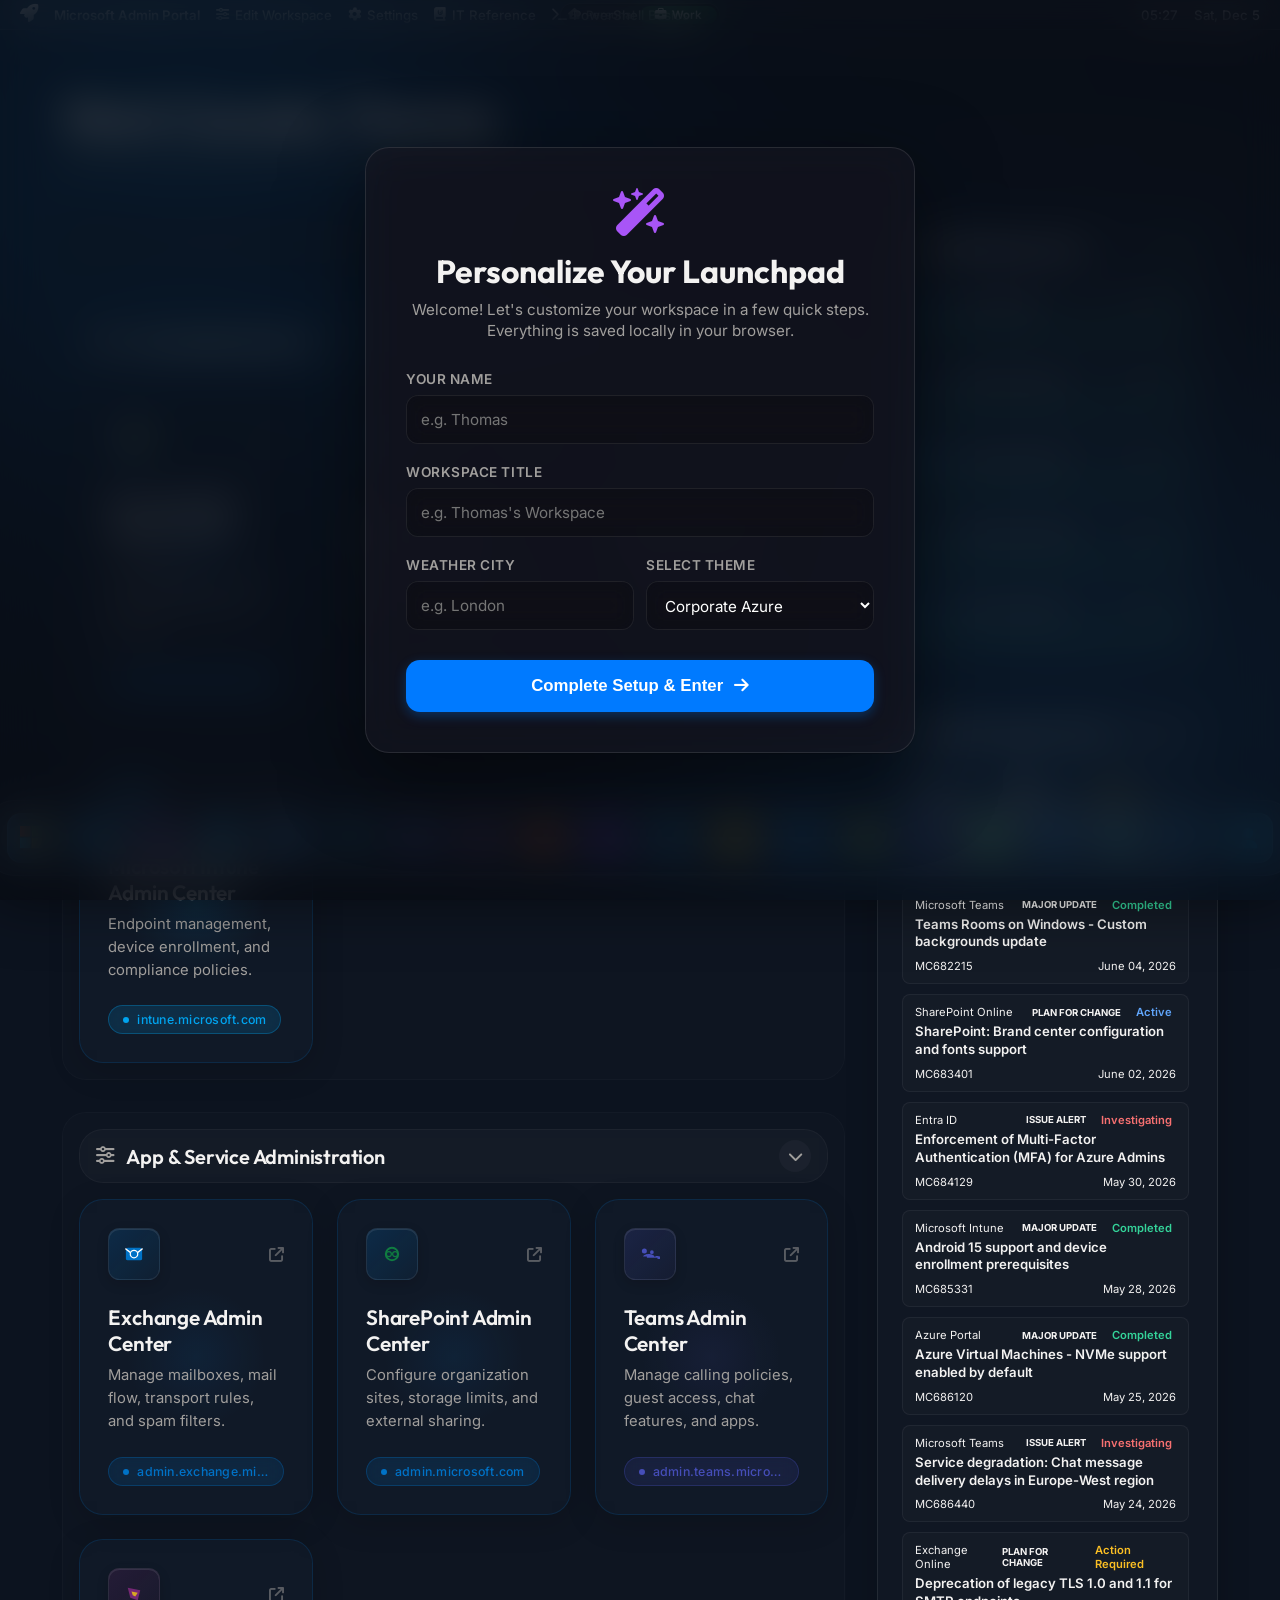
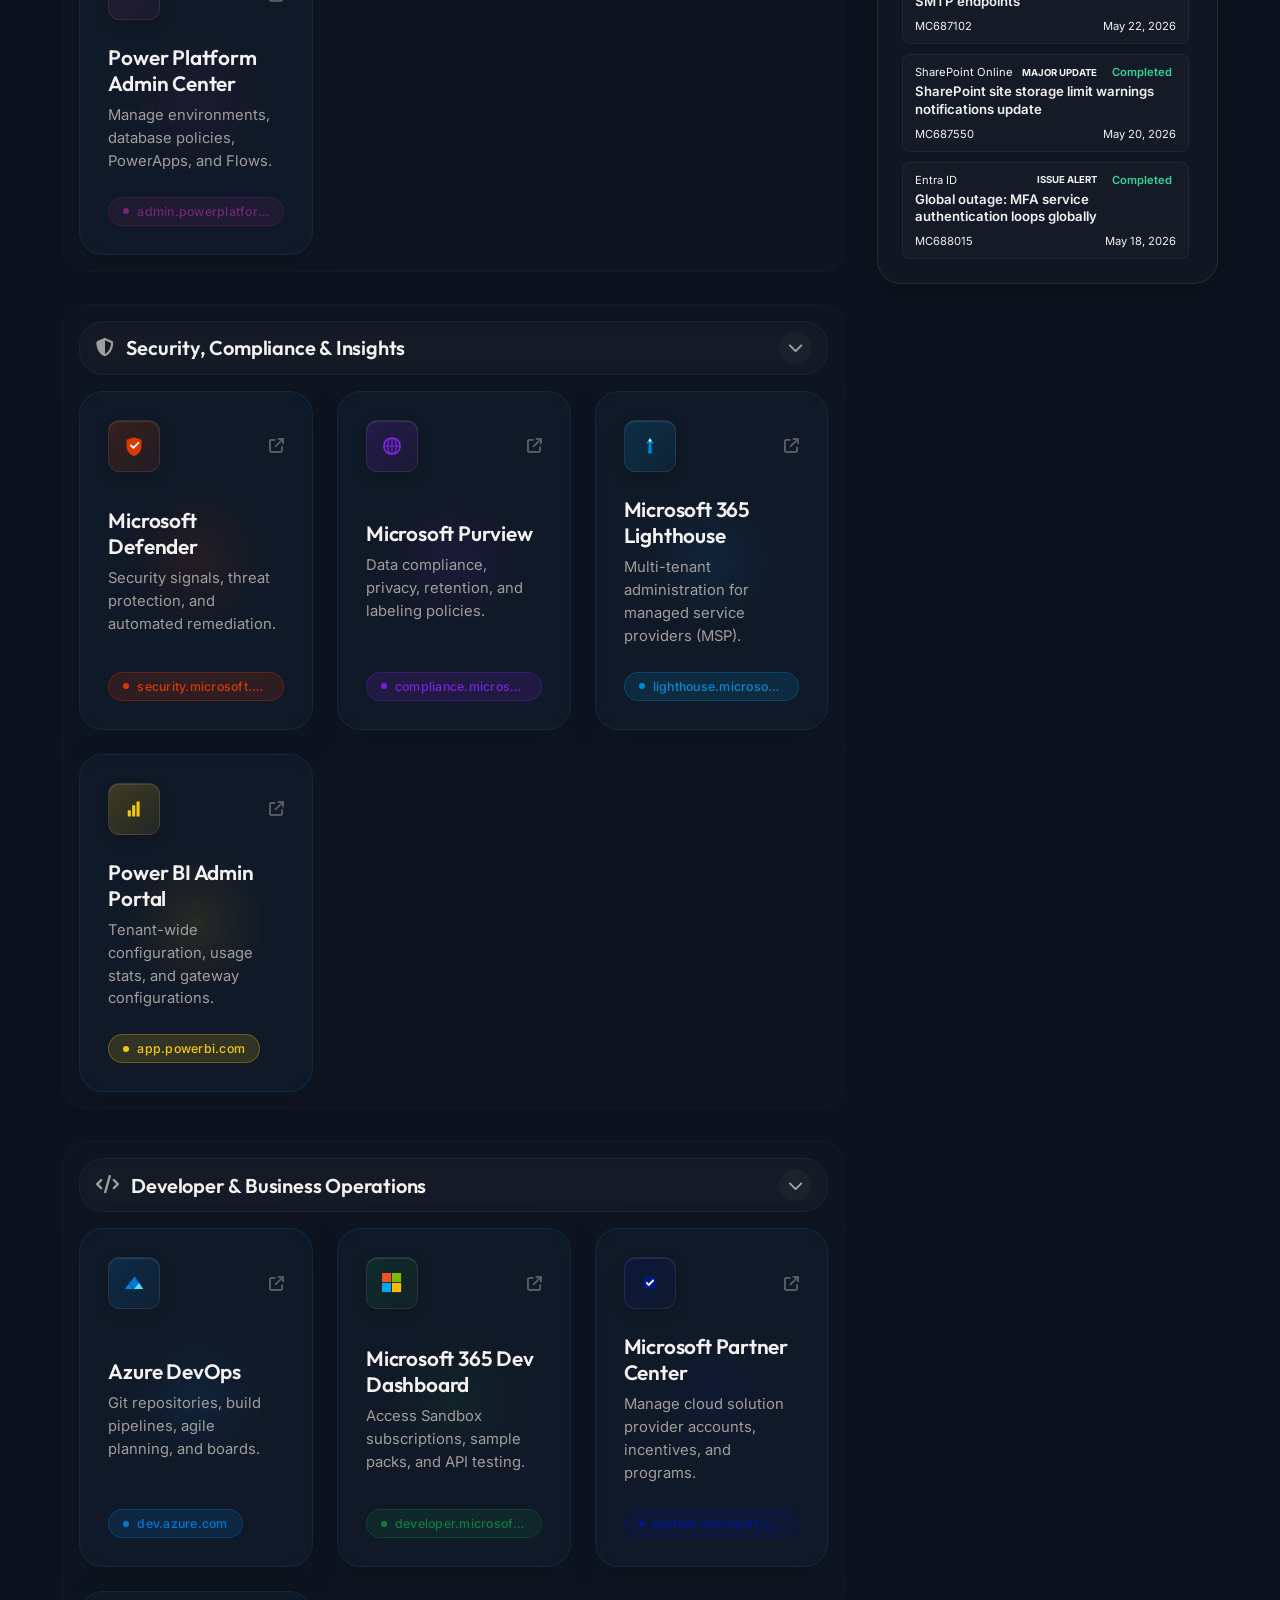
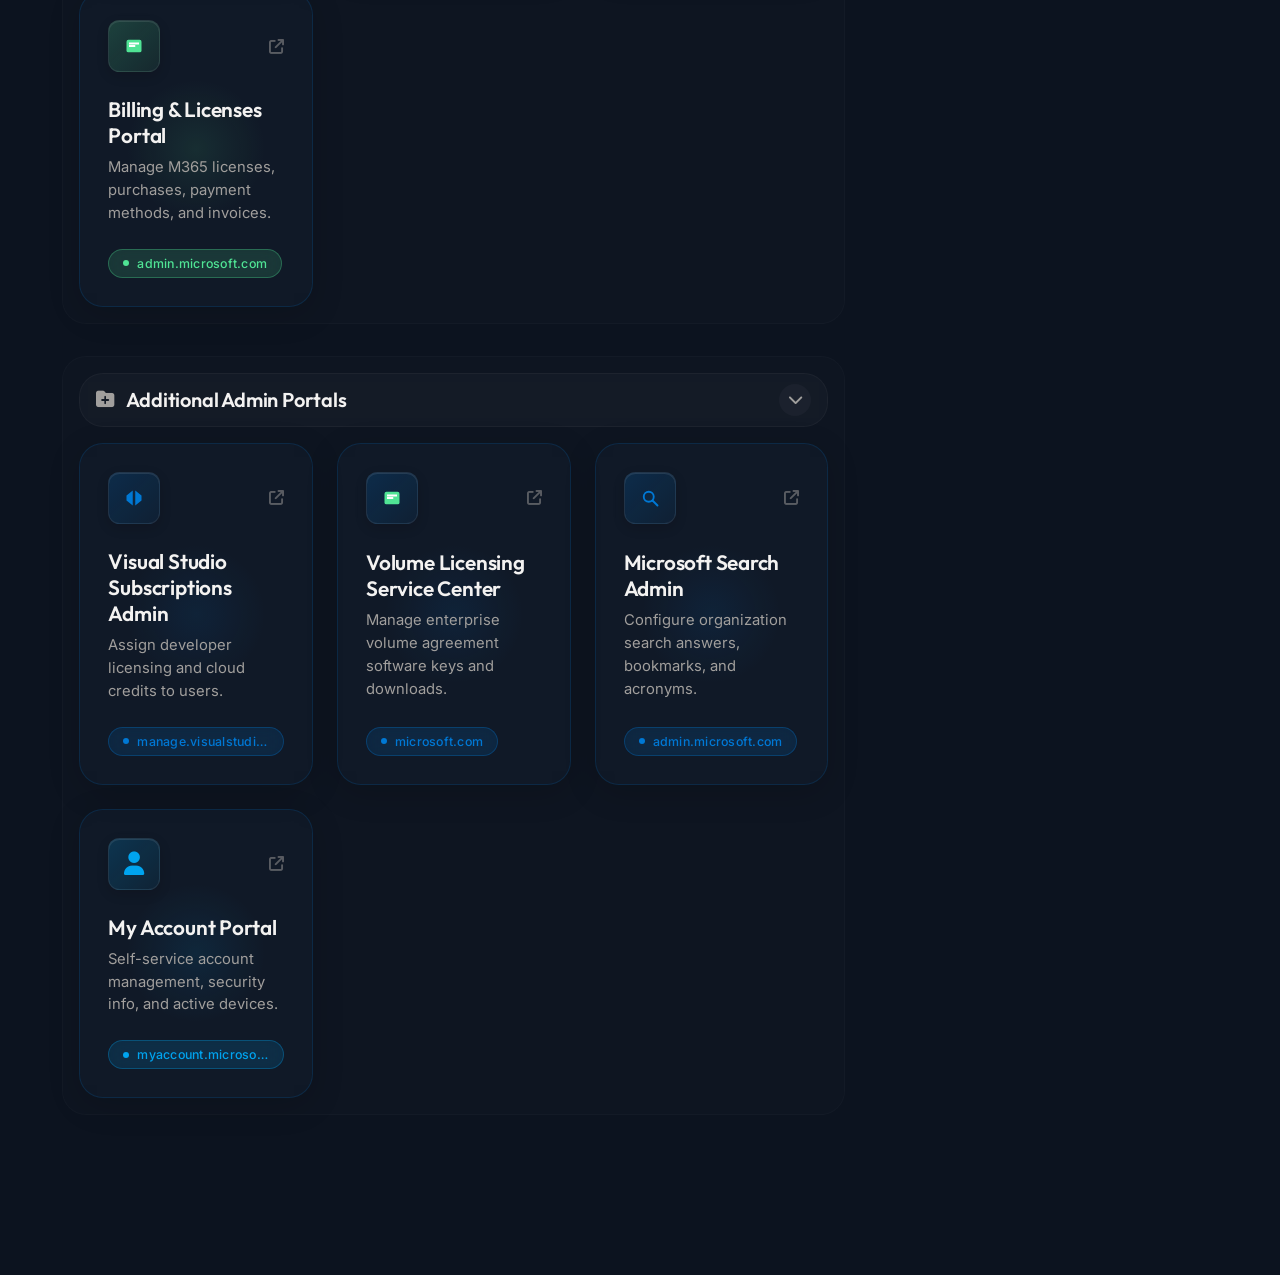
<file: index.html>
<!DOCTYPE html>
<html lang="en">
<head>
  <meta charset="UTF-8">
  <meta name="viewport" content="width=device-width, initial-scale=1.0">
  <meta name="description" content="Corporate Launchpad Dashboard for IT Technicians.">
  <meta name="author" content="Thomas Robb">
  <title>Corporate Launchpad</title>
  <link rel="icon" type="image/png" href="favicon.png">

  <!-- Google Fonts: Outfit & Inter -->
  <link rel="preconnect" href="https://fonts.googleapis.com">
  <link rel="preconnect" href="https://fonts.gstatic.com" crossorigin>
  <link href="https://fonts.googleapis.com/css2?family=Inter:wght@300;400;500;600;700&family=Outfit:wght@400;500;600;700;800&display=swap" rel="stylesheet">

  <!-- FontAwesome Free Icons CDN -->
  <link rel="stylesheet" href="https://cdnjs.cloudflare.com/ajax/libs/font-awesome/6.4.0/css/all.min.css" integrity="sha512-iecdLmaskl7CVkqkXNQ/ZH/XLlvWZOJyj7Yy7tcenmpD1ypASozpmT/E0iPtmFIB46ZmdtAc9eNBvH0H/ZpiBw==" crossorigin="anonymous" referrerpolicy="no-referrer" />

  <!-- Premium Stylesheet -->
  <link rel="stylesheet" href="style.css">
</head>
<body class="theme-midnight-nebula">

  <!-- macOS Top Menu Bar -->
  <div class="mac-menu-bar">
    <div class="mac-menu-left">
      <i class="fa-solid fa-rocket mac-menu-item launchpad-logo"></i>
      <span class="workspace-label mac-menu-item active-app">Thomas's Workspace</span>
      <button id="edit-mode-btn" class="mac-menu-item" style="background: none; border: none; color: inherit; font: inherit; padding: 0; cursor: pointer; display: flex; align-items: center; gap: 6px;">
        <i class="fa-solid fa-sliders"></i> Edit Workspace
      </button>
      <button id="workspace-settings-btn" class="mac-menu-item" style="background: none; border: none; color: inherit; font: inherit; padding: 0; cursor: pointer; display: flex; align-items: center; gap: 6px;"><i class="fa-solid fa-gear"></i> Settings</button>
      <a href="reference.html" class="mac-menu-item" style="background: none; border: none; color: inherit; font: inherit; padding: 0; cursor: pointer; display: flex; align-items: center; gap: 6px; text-decoration: none;"><i class="fa-solid fa-book-journal-whills"></i> IT Reference</a>
      <a href="powershell.html" class="mac-menu-item" style="background: none; border: none; color: inherit; font: inherit; padding: 0; cursor: pointer; display: flex; align-items: center; gap: 6px; text-decoration: none;"><i class="fa-solid fa-terminal"></i> PowerShell Basics</a>
    </div>
    
    <div class="mac-menu-center">
      <div class="mode-slider-container">
        <input type="checkbox" id="work-mode-toggle" class="mode-slider-checkbox">
        <label for="work-mode-toggle" class="mode-slider-label">
          <span class="mode-slider-pill"></span>
          <span class="mode-slider-text personal-text"><i class="fa-solid fa-house-user"></i> Personal</span>
          <span class="mode-slider-text work-text"><i class="fa-solid fa-briefcase"></i> Work</span>
        </label>
      </div>
    </div>
    <div class="mac-menu-right">
      <span id="menu-time" class="mac-menu-item"></span>
      <span id="menu-date" class="mac-menu-item"></span>
    </div>
  </div>

  <!-- Animated Glassmorphic Background Blobs -->
  <div class="bg-blobs" id="bg-blobs">
    <div class="blob blob-1"></div>
    <div class="blob blob-2"></div>
    <div class="blob blob-3"></div>
  </div>

  <!-- Dynamic Background Pattern Overlay -->
  <div id="bg-pattern-overlay" class="bg-pattern-overlay"></div>

  <div class="dashboard-container">
    <!-- Header Welcome Bar -->
    <header class="dashboard-header">
      <div class="greeting-container">
        <h1 id="greeting">Welcome back</h1>
        <p class="subtitle">Your corporate workspace and IT operations launchpad.</p>
      </div>
    </header>

    <!-- Main Grid Layout -->
    <main class="dashboard-layout">
      
      <!-- Main Content (App Cards divided by Groups) -->
      <section class="main-content">
        <!-- Search bar with glassmorphic design -->
        <div class="search-container">
          <i class="fa-solid fa-magnifying-glass search-icon"></i>
          <input type="text" id="search-input" placeholder="Search applications, descriptions, or type '/' for commands..." autocomplete="off">
        </div>

        <div class="dashboard-actions-row">
          <button id="add-group-btn" class="btn-macos btn-macos-primary" style="display: none; margin-bottom: 20px; align-items: center; gap: 8px;">
            <i class="fa-solid fa-folder-plus"></i> Add Category
          </button>
        </div>

        <!-- Dashboard Groups Container -->
        <div id="dashboard-groups" class="dashboard-groups-container"></div>

        <!-- Search Empty State -->
        <div id="no-results" class="no-results-card">
          <i class="fa-solid fa-circle-question"></i>
          <h4>No applications found</h4>
          <p>We couldn't find anything matching your search term. Try checking for typos or clear your filter.</p>
        </div>

        <!-- Command Mode Results -->
        <div id="command-results" class="no-results-card" style="display: none; align-items: flex-start; text-align: left;">
          <h4 style="margin-bottom: 12px; display: flex; align-items: center; gap: 8px;"><i class="fa-solid fa-terminal" style="color: var(--accent-color);"></i> Terminal Command Generator</h4>
          <p id="command-results-desc" style="margin-bottom: 20px;">Type a command to generate the script.</p>
          <div class="command-block" style="width: 100%; margin-bottom: 0;">
            <div class="command-code-wrapper" style="box-shadow: none;">
              <code class="command-code" id="command-results-code">/help</code>
              <button class="copy-cmd-btn" id="command-results-copy" title="Copy to clipboard"><i class="fa-regular fa-copy"></i></button>
            </div>
          </div>
        </div>

        <!-- Reference Search Results -->
        <div id="reference-results" style="display: none; flex-direction: column; gap: 16px; margin-top: 20px;">
          <h3 style="font-size: 1rem; color: var(--text-secondary); margin-bottom: 8px;"><i class="fa-solid fa-book-journal-whills"></i> IT Reference Suggestions</h3>
          <div id="reference-results-list" style="display: flex; flex-direction: column; gap: 16px;"></div>
        </div>
      </section>

      <!-- Sidebar Utilities -->
      <aside class="sidebar" id="sidebar-container">
        <div id="sidebar-widgets" class="sidebar-widgets-grid" style="display: grid; grid-template-columns: repeat(var(--sidebar-cols, 1), 1fr); gap: 24px; width: 100%;"></div>
        <button id="add-widget-btn" class="app-card add-card" style="display: none; min-height: 80px; padding: 20px; border-radius: 20px; flex-direction: row; gap: 10px; align-items: center; justify-content: center; width: 100%;">
          <div class="add-card-icon" style="width: 32px; height: 32px; font-size: 1rem; border-radius: 8px;">
            <i class="fa-solid fa-plus"></i>
          </div>
          <span class="add-card-title" style="font-size: 0.95rem;">Add Widget</span>
        </button>
      </aside>

    </main>
  </div>

  <!-- macOS Floating Dock Container -->
  <div class="dock-container" role="navigation" aria-label="App Dock">
    <div class="dock" id="dock-container"></div>
  </div>

  <!-- Customization Editor Modal (Hidden by Default) -->
  <div id="editor-modal" class="modal-overlay" style="display: none;">
    <div class="modal-container">
      <div class="modal-header">
        <h3 id="modal-title">Edit Application</h3>
        <button type="button" class="modal-close-btn" onclick="closeModal()"><i class="fa-solid fa-xmark"></i></button>
      </div>
      <form id="editor-form" onsubmit="event.preventDefault();">
        <div class="form-group">
          <label for="modal-app-title">App Title</label>
          <input type="text" id="modal-app-title" placeholder="e.g. My Application" required>
        </div>
        <div class="form-group">
          <label for="modal-app-desc">App Description</label>
          <input type="text" id="modal-app-desc" placeholder="e.g. Live tracking and analytics dashboard" required>
        </div>
        <div class="form-group">
          <label for="modal-app-url">App URL</label>
          <input type="url" id="modal-app-url" placeholder="https://example.com" required>
        </div>
        <div class="form-row-grid" style="display: grid; grid-template-columns: 1fr 1fr; gap: 12px;">
          <div class="form-group">
            <label for="modal-app-group">Category Group</label>
            <select id="modal-app-group"></select>
          </div>
          <div class="color-selector-wrapper">
            <label for="modal-app-color">Accent Color</label>
            <input type="color" id="modal-app-color" class="color-dot-input" value="#a855f7" style="margin-top: 5px;">
          </div>
        </div>
        <div class="form-row-grid" style="display: grid; grid-template-columns: 1fr 1fr; gap: 12px; margin-top: 10px;">
          <div class="form-group">
            <label for="modal-app-colspan">Width (Cols)</label>
            <select id="modal-app-colspan">
              <option value="1">1 Column</option>
              <option value="2">2 Columns</option>
              <option value="3">3 Columns</option>
              <option value="4">4 Columns</option>
            </select>
          </div>
          <div class="form-group">
            <label for="modal-app-rowspan">Height (Rows)</label>
            <select id="modal-app-rowspan">
              <option value="1">1 Row</option>
              <option value="2">2 Rows</option>
            </select>
          </div>
        </div>
        <div class="form-row-grid" style="display: grid; grid-template-columns: 1fr 1fr; gap: 12px; margin-top: 10px;">
          <div class="form-group">
            <label for="modal-app-size">Card Sizing Style</label>
            <select id="modal-app-size">
              <option value="default">Use Global Setting</option>
              <option value="compact">Compact</option>
              <option value="balanced">Balanced</option>
              <option value="expanded">Expanded</option>
            </select>
          </div>
          <div class="form-group">
            <label for="modal-app-icon">Icon Glyph</label>
            <select id="modal-app-icon">
              <option value="fa-film">Film (fa-film)</option>
              <option value="fa-chart-line">Chart (fa-chart-line)</option>
              <option value="fa-atom">Atom (fa-atom)</option>
              <option value="fa-skull">Skull (fa-skull)</option>
              <option value="fa-bolt-lightning">Bolt (fa-bolt-lightning)</option>
              <option value="fa-pen-nib">Pen (fa-pen-nib)</option>
              <option value="fa-code">Code (fa-code)</option>
              <option value="fa-globe">Globe (fa-globe)</option>
              <option value="fa-play">Play (fa-play)</option>
              <option value="fa-download">Download (fa-download)</option>
              <option value="fa-tv">TV (fa-tv)</option>
              <option value="fa-user-plus">User Plus (fa-user-plus)</option>
              <option value="fa-search">Search (fa-search)</option>
              <option value="fa-chart-pie">Chart Pie (fa-chart-pie)</option>
              <option value="fa-network-wired">Network (fa-network-wired)</option>
              <option value="fa-shield-halved">Shield (fa-shield-halved)</option>
              <option value="fa-server">Server (fa-server)</option>
              <option value="fa-arrow-down-up-lock">Torrent (fa-arrow-down-up-lock)</option>
            </select>
          </div>
        </div>
        <div class="form-row-grid" style="display: grid; grid-template-columns: 1fr; gap: 12px; margin-top: 10px;">
          <div class="form-group" style="display: flex; align-items: center; height: 100%; gap: 14px; flex-wrap: wrap;">
            <label style="display: flex; align-items: center; gap: 6px; font-weight: normal; cursor: pointer; margin-top: 15px;">
              <input type="checkbox" id="modal-app-ping" checked> Health check (Ping)
            </label>
            <label style="display: flex; align-items: center; gap: 6px; font-weight: normal; cursor: pointer; margin-top: 15px;">
              <input type="checkbox" id="modal-app-favorite"> Pin to Favorites
            </label>
          </div>
        </div>
        <div class="modal-actions" style="margin-top: 24px;">
          <button type="button" id="modal-cancel-btn" class="btn-macos btn-macos-secondary">Cancel</button>
          <button type="submit" id="modal-save-btn" class="btn-macos btn-macos-primary">Save App</button>
        </div>
      </form>
    </div>
  </div>

  <!-- Workspace Settings Modal (Hidden by Default, Tabbed Layout) -->
  <div id="settings-modal" class="modal-overlay" style="display: none;">
    <div class="modal-container settings-split-layout">
      <!-- Sidebar -->
      <div class="settings-sidebar">
        <div class="settings-sidebar-header">
          <h3>Workspace Settings</h3>
        </div>
        <div class="vertical-tabs">
          <button type="button" class="modal-tab-btn active" data-tab="settings-tab-general">
            <i class="fa-solid fa-gear"></i> General
          </button>
          <button type="button" class="modal-tab-btn" data-tab="settings-tab-themes">
            <i class="fa-solid fa-palette"></i> Appearance
          </button>

          <button type="button" class="modal-tab-btn" data-tab="settings-tab-backup">
            <i class="fa-solid fa-database"></i> Backup / Restore
          </button>
        </div>
      </div>

      <!-- Main Panel -->
      <div class="settings-main-panel">
        <div class="modal-header">
          <h3 id="settings-panel-title">General</h3>
          <button type="button" class="modal-close-btn" id="settings-close-btn"><i class="fa-solid fa-xmark"></i></button>
        </div>

        <form id="settings-form" onsubmit="event.preventDefault();">
          
          <!-- Tab 1: General -->
          <div id="settings-tab-general" class="settings-tab-content active">
            
            <div class="settings-card-group">
              <div class="settings-card-group-title">Workspace Identity</div>
              <div class="form-row-grid" style="display: grid; grid-template-columns: 1fr 1fr; gap: 12px;">
                <div class="form-group">
                  <label for="settings-username">Your Name</label>
                  <input type="text" id="settings-username" placeholder="Thomas" required style="width:100%;">
                </div>
                <div class="form-group">
                  <label for="settings-workspace-name">Workspace Title</label>
                  <input type="text" id="settings-workspace-name" placeholder="Thomas's Workspace" required style="width:100%;">
                </div>
              </div>
            </div>

            <div class="settings-card-group">
              <div class="settings-card-group-title">Dashboard Grid</div>
              <div class="form-group">
                <label for="settings-grid-cols">Grid Columns</label>
                <select id="settings-grid-cols">
                  <option value="auto">Auto-fit</option>
                  <option value="2">2 Columns</option>
                  <option value="3">3 Columns</option>
                  <option value="4">4 Columns</option>
                </select>
              </div>
              <div class="form-row-grid" style="display: grid; grid-template-columns: 1fr 1fr; gap: 12px;">
                <div class="form-group">
                  <label for="settings-card-size">Card Sizing</label>
                  <select id="settings-card-size">
                    <option value="compact">Compact</option>
                    <option value="balanced">Balanced</option>
                    <option value="expanded">Expanded</option>
                  </select>
                </div>
                <div class="form-group">
                  <label for="settings-card-gap">Card Spacing (Gap)</label>
                  <select id="settings-card-gap">
                    <option value="tight">Tight</option>
                    <option value="comfortable">Comfortable</option>
                    <option value="spacious">Spacious</option>
                  </select>
                </div>
              </div>
            </div>

            <div class="settings-card-group">
              <div class="settings-card-group-title">Sidebar & Widgets</div>
              <div class="form-row-grid" style="display: grid; grid-template-columns: 1fr 1fr; gap: 12px;">
                <div class="form-group">
                  <label for="settings-sidebar-pos">Sidebar Position</label>
                  <select id="settings-sidebar-pos">
                    <option value="right">Sidebar Right</option>
                    <option value="left">Sidebar Left</option>
                    <option value="top">Widgets Top</option>
                    <option value="hidden">Hidden</option>
                  </select>
                </div>
                <div class="form-group">
                  <label for="settings-sidebar-cols">Sidebar Columns</label>
                  <select id="settings-sidebar-cols">
                    <option value="1">1 Column</option>
                    <option value="2">2 Columns</option>
                  </select>
                </div>
              </div>
              <div class="form-row-grid" style="display: grid; grid-template-columns: 1fr 1fr; gap: 12px;">
                <div class="form-group">
                  <label for="settings-weather-city">Weather City</label>
                  <input type="text" id="settings-weather-city" placeholder="e.g. New York">
                </div>
                <div class="form-group">
                  <label for="settings-weather-state">Weather Condition</label>
                  <select id="settings-weather-state">
                    <option value="sunny">Sunny</option>
                    <option value="cloudy">Cloudy</option>
                    <option value="rainy">Rainy</option>
                    <option value="stormy">Stormy</option>
                  </select>
                </div>
              </div>
            </div>

            <div class="settings-card-group">
              <div class="settings-card-group-title">Widget Visibility</div>
              <div class="checkbox-grid" style="display: grid; grid-template-columns: 1fr 1fr; gap: 8px;">
                <label style="display: flex; align-items: center; gap: 8px; font-weight: normal; cursor: pointer; margin: 0;">
                  <input type="checkbox" id="settings-toggle-clock" checked> Clock Widget
                </label>
                <label style="display: flex; align-items: center; gap: 8px; font-weight: normal; cursor: pointer; margin: 0;">
                  <input type="checkbox" id="settings-toggle-notepad" checked> Notepad Widget
                </label>
                <label style="display: flex; align-items: center; gap: 8px; font-weight: normal; cursor: pointer; margin: 0;">
                  <input type="checkbox" id="settings-toggle-weather" checked> Weather Widget
                </label>

                <label style="display: flex; align-items: center; gap: 8px; font-weight: normal; cursor: pointer; margin: 0;">
                  <input type="checkbox" id="settings-toggle-bookmarks" checked> Bookmarks Widget
                </label>
              </div>
            </div>
          </div>

          <!-- Tab 2: Themes & Glow -->
          <div id="settings-tab-themes" class="settings-tab-content">
            
            <div class="settings-card-group">
              <div class="settings-card-group-title">Workspace Styling & Layout</div>
              
              <div class="form-group">
                <label for="settings-layout-mode">Workspace Layout Mode</label>
                <select id="settings-layout-mode">
                  <option value="grid">Classic Grid Layout</option>
                  <option value="rows">Horizontal Scroll Rows (Netflix-style)</option>
                  <option value="list">Compact List View</option>
                </select>
              </div>
              
              <div class="form-row-grid" style="display: grid; grid-template-columns: 1fr 1fr; gap: 12px;">
                <div class="form-group">
                  <label for="settings-accent-color">Accent Color Override</label>
                  <div style="display: flex; gap: 8px; align-items: center;">
                    <input type="color" id="settings-accent-color" style="width: 45px; height: 34px; padding: 2px; border: 1px solid rgba(255,255,255,0.15); border-radius: 6px; cursor: pointer; background: transparent;">
                    <button type="button" id="btn-reset-accent" class="btn-macos btn-macos-secondary" style="padding: 6px 10px; font-size: 0.75rem;">Reset Override</button>
                  </div>
                </div>
                <div class="form-group">
                  <label for="settings-theme-font">Workspace Font</label>
                  <select id="settings-theme-font">
                    <option value="default">Default (Outfit / Inter)</option>
                    <option value="'Inter', sans-serif">Clean Sans (Inter)</option>
                    <option value="'Courier New', Courier, monospace">Monospace Code (Courier)</option>
                    <option value="'Georgia', serif">Elegant Serif (Georgia)</option>
                    <option value="'Outfit', sans-serif">Modern Round (Outfit)</option>
                  </select>
                </div>
              </div>
              
              <div class="form-row-grid" style="display: grid; grid-template-columns: 1fr 1fr; gap: 12px;">
                <div class="form-group">
                  <label for="settings-bg-pattern">Background Pattern</label>
                  <select id="settings-bg-pattern">
                    <option value="none">Clean Frosted Glass</option>
                    <option value="dots">Dotted Matrix</option>
                    <option value="grid">Cyber Grid Lines</option>
                    <option value="stripes">Diagonal Stripes</option>
                  </select>
                </div>
                <div class="form-group">
                  <div style="display: flex; justify-content: space-between; font-size: 0.85rem; margin-bottom: 4px; color: var(--text-secondary);">
                    <label for="settings-card-radius" style="margin: 0;">Corner Roundness</label>
                    <span id="label-card-radius" style="font-weight: 600;">24px</span>
                  </div>
                  <input type="range" id="settings-card-radius" min="0" max="32" value="24" style="width: 100%; cursor: pointer;">
                </div>
              </div>
            </div>

            <!-- Casual Themes -->
            <div class="settings-card-group">
              <div class="settings-card-group-title">Casual Themes</div>
              <div class="theme-previews-grid" style="display: grid; grid-template-columns: repeat(3, 1fr); gap: 12px;">
                
                <button type="button" class="theme-preview-card theme-selector-item" data-select-theme="theme-midnight-nebula">
                  <div class="theme-preview-colors" style="background: #080c14;">
                    <div class="theme-preview-blob" style="background: #4f46e5; top: 4px; left: 6px;"></div>
                    <div class="theme-preview-blob" style="background: #db2777; bottom: 4px; right: 6px;"></div>
                    <div class="theme-preview-card-mock"></div>
                  </div>
                  <div class="theme-preview-name">Midnight Nebula</div>
                </button>

                <button type="button" class="theme-preview-card theme-selector-item" data-select-theme="theme-aurora-borealis">
                  <div class="theme-preview-colors" style="background: #021712;">
                    <div class="theme-preview-blob" style="background: #059669; top: 4px; left: 6px;"></div>
                    <div class="theme-preview-blob" style="background: #0891b2; bottom: 4px; right: 6px;"></div>
                    <div class="theme-preview-card-mock"></div>
                  </div>
                  <div class="theme-preview-name">Aurora Borealis</div>
                </button>

                <button type="button" class="theme-preview-card theme-selector-item" data-select-theme="theme-solar-eclipse">
                  <div class="theme-preview-colors" style="background: #140b03;">
                    <div class="theme-preview-blob" style="background: #d97706; top: 4px; left: 6px;"></div>
                    <div class="theme-preview-blob" style="background: #dc2626; bottom: 4px; right: 6px;"></div>
                    <div class="theme-preview-card-mock"></div>
                  </div>
                  <div class="theme-preview-name">Solar Eclipse</div>
                </button>

                <button type="button" class="theme-preview-card theme-selector-item" data-select-theme="theme-pastel-dream">
                  <div class="theme-preview-colors" style="background: #faf7f2;">
                    <div class="theme-preview-blob" style="background: #fed7aa; top: 4px; left: 6px;"></div>
                    <div class="theme-preview-blob" style="background: #ccfbf1; bottom: 4px; right: 6px;"></div>
                    <div class="theme-preview-card-mock"></div>
                  </div>
                  <div class="theme-preview-name">Pastel Dream</div>
                </button>

                <button type="button" class="theme-preview-card theme-selector-item" data-select-theme="theme-sunset-breeze">
                  <div class="theme-preview-colors" style="background: #1d0f1b;">
                    <div class="theme-preview-blob" style="background: #fda4af; top: 4px; left: 6px;"></div>
                    <div class="theme-preview-blob" style="background: #3b0764; bottom: 4px; right: 6px;"></div>
                    <div class="theme-preview-card-mock"></div>
                  </div>
                  <div class="theme-preview-name">Sunset Breeze</div>
                </button>

                <button type="button" class="theme-preview-card theme-selector-item" data-select-theme="theme-cozy-forest">
                  <div class="theme-preview-colors" style="background: #0f140f;">
                    <div class="theme-preview-blob" style="background: #3f6212; top: 4px; left: 6px;"></div>
                    <div class="theme-preview-blob" style="background: #854d0e; bottom: 4px; right: 6px;"></div>
                    <div class="theme-preview-card-mock"></div>
                  </div>
                  <div class="theme-preview-name">Cozy Forest</div>
                </button>

              </div>
            </div>

            <!-- Dramatic Themes -->
            <div class="settings-card-group">
              <div class="settings-card-group-title">Dramatic Themes</div>
              <div class="theme-previews-grid" style="display: grid; grid-template-columns: repeat(3, 1fr); gap: 12px;">
                
                <button type="button" class="theme-preview-card theme-selector-item" data-select-theme="theme-cyberpunk">
                  <div class="theme-preview-colors" style="background: #0a0110;">
                    <div class="theme-preview-blob" style="background: #ff007f; top: 4px; left: 6px;"></div>
                    <div class="theme-preview-blob" style="background: #00f0ff; bottom: 4px; right: 6px;"></div>
                    <div class="theme-preview-card-mock"></div>
                  </div>
                  <div class="theme-preview-name">Cyberpunk Cyber</div>
                </button>

                <button type="button" class="theme-preview-card theme-selector-item" data-select-theme="theme-synthwave">
                  <div class="theme-preview-colors" style="background: #100626;">
                    <div class="theme-preview-blob" style="background: #ff007f; top: 4px; left: 6px;"></div>
                    <div class="theme-preview-blob" style="background: #ff7c00; bottom: 4px; right: 6px;"></div>
                    <div class="theme-preview-card-mock"></div>
                  </div>
                  <div class="theme-preview-name">Neon Synthwave</div>
                </button>

                <button type="button" class="theme-preview-card theme-selector-item" data-select-theme="theme-oled-black">
                  <div class="theme-preview-colors" style="background: #000000;">
                    <div class="theme-preview-blob" style="background: #39ff14; top: 4px; left: 6px;"></div>
                    <div class="theme-preview-blob" style="background: #1a1a1a; bottom: 4px; right: 6px;"></div>
                    <div class="theme-preview-card-mock"></div>
                  </div>
                  <div class="theme-preview-name">OLED High-Con</div>
                </button>

                <button type="button" class="theme-preview-card theme-selector-item" data-select-theme="theme-volcanic">
                  <div class="theme-preview-colors" style="background: #0b0705;">
                    <div class="theme-preview-blob" style="background: #ff3c00; top: 4px; left: 6px;"></div>
                    <div class="theme-preview-blob" style="background: #ff9900; bottom: 4px; right: 6px;"></div>
                    <div class="theme-preview-card-mock"></div>
                  </div>
                  <div class="theme-preview-name">Volcanic Ash</div>
                </button>

                <button type="button" class="theme-preview-card theme-selector-item" data-select-theme="theme-ice-glacier">
                  <div class="theme-preview-colors" style="background: #040c16;">
                    <div class="theme-preview-blob" style="background: #00d2ff; top: 4px; left: 6px;"></div>
                    <div class="theme-preview-blob" style="background: #ffffff; bottom: 4px; right: 6px;"></div>
                    <div class="theme-preview-card-mock"></div>
                  </div>
                  <div class="theme-preview-name">Glacial Ice</div>
                </button>

              </div>
            </div>

            <!-- Professional Themes -->
            <div class="settings-card-group">
              <div class="settings-card-group-title">Professional Themes</div>
              <div class="theme-previews-grid" style="display: grid; grid-template-columns: repeat(3, 1fr); gap: 12px;">
                
                <button type="button" class="theme-preview-card theme-selector-item" data-select-theme="theme-slate-glass">
                  <div class="theme-preview-colors" style="background: #0f172a;">
                    <div class="theme-preview-blob" style="background: #334155; top: 4px; left: 6px;"></div>
                    <div class="theme-preview-blob" style="background: #475569; bottom: 4px; right: 6px;"></div>
                    <div class="theme-preview-card-mock"></div>
                  </div>
                  <div class="theme-preview-name">Slate Glass</div>
                </button>

                <button type="button" class="theme-preview-card theme-selector-item" data-select-theme="theme-corporate-azure">
                  <div class="theme-preview-colors" style="background: #0c131f;">
                    <div class="theme-preview-blob" style="background: #0078d4; top: 4px; left: 6px;"></div>
                    <div class="theme-preview-blob" style="background: #106ebe; bottom: 4px; right: 6px;"></div>
                    <div class="theme-preview-card-mock"></div>
                  </div>
                  <div class="theme-preview-name">Corporate Azure</div>
                </button>

                <button type="button" class="theme-preview-card theme-selector-item" data-select-theme="theme-executive-carbon">
                  <div class="theme-preview-colors" style="background: #121212;">
                    <div class="theme-preview-blob" style="background: #2c2c2c; top: 4px; left: 6px;"></div>
                    <div class="theme-preview-blob" style="background: #1e1e1e; bottom: 4px; right: 6px;"></div>
                    <div class="theme-preview-card-mock"></div>
                  </div>
                  <div class="theme-preview-name">Executive Carbon</div>
                </button>

                <button type="button" class="theme-preview-card theme-selector-item" data-select-theme="theme-warm-espresso">
                  <div class="theme-preview-colors" style="background: #17110d;">
                    <div class="theme-preview-blob" style="background: #8b5a2b; top: 4px; left: 6px;"></div>
                    <div class="theme-preview-blob" style="background: #d2b48c; bottom: 4px; right: 6px;"></div>
                    <div class="theme-preview-card-mock"></div>
                  </div>
                  <div class="theme-preview-name">Warm Espresso</div>
                </button>

                <button type="button" class="theme-preview-card theme-selector-item" data-select-theme="theme-minimalist-light">
                  <div class="theme-preview-colors" style="background: #f3f4f6;">
                    <div class="theme-preview-blob" style="background: #bfdbfe; top: 4px; left: 6px;"></div>
                    <div class="theme-preview-blob" style="background: #ddd6fe; bottom: 4px; right: 6px;"></div>
                    <div class="theme-preview-card-mock"></div>
                  </div>
                  <div class="theme-preview-name">Minimalist Light</div>
                </button>

                <button type="button" class="theme-preview-card theme-selector-item" data-select-theme="theme-retro-terminal">
                  <div class="theme-preview-colors" style="background: #000c00;">
                    <div class="theme-preview-blob" style="background: #003300; top: 4px; left: 6px;"></div>
                    <div class="theme-preview-blob" style="background: #39ff14; bottom: 4px; right: 6px;"></div>
                    <div class="theme-preview-card-mock"></div>
                  </div>
                  <div class="theme-preview-name">Retro Terminal</div>
                </button>

              </div>
            </div>

            <!-- Glassmorphic Tuning -->
            <div class="settings-card-group">
              <div class="settings-card-group-title">Glassmorphic Tuning</div>
              
              <div style="display: flex; flex-direction: column; gap: 12px;">
                <div>
                  <div style="display: flex; justify-content: space-between; font-size: 0.75rem; margin-bottom: 4px; color: var(--text-secondary);">
                    <span>Frosted Glass Blur</span>
                    <span id="label-glass-blur">20px</span>
                  </div>
                  <input type="range" id="settings-glass-blur" min="0" max="40" value="20" style="width: 100%; cursor: pointer;">
                </div>
                
                <div>
                  <div style="display: flex; justify-content: space-between; font-size: 0.75rem; margin-bottom: 4px; color: var(--text-secondary);">
                    <span>Background Glow Opacity</span>
                    <span id="label-blob-opacity">0.45</span>
                  </div>
                  <input type="range" id="settings-blob-opacity" min="0" max="1" step="0.05" value="0.45" style="width: 100%; cursor: pointer;">
                </div>

                <div>
                  <div style="display: flex; justify-content: space-between; font-size: 0.75rem; margin-bottom: 4px; color: var(--text-secondary);">
                    <span>Glow Animation Speed</span>
                    <span id="label-blob-speed">25s</span>
                  </div>
                  <input type="range" id="settings-blob-speed" min="5" max="60" value="25" style="width: 100%; cursor: pointer;">
                </div>
                
                <div class="form-group" style="margin-top: 4px;">
                  <label style="display: flex; align-items: center; gap: 8px; font-weight: normal; cursor: pointer; margin: 0;">
                    <input type="checkbox" id="settings-toggle-blobs" checked> Enable Background Glow Blobs
                  </label>
                </div>
              </div>
            </div>

          </div>

          <!-- Tab 4: Backup / Restore -->
          <div id="settings-tab-backup" class="settings-tab-content">
            
            <div class="settings-card-group">
              <div class="settings-card-group-title">Export Settings</div>
              <div style="text-align: center; padding: 10px 0;">
                <p style="font-size: 0.85rem; color: var(--text-secondary); margin-bottom: 12px; line-height: 1.4;">
                  Download your entire dashboard layout, custom cards, and categories.
                </p>
                <button type="button" id="settings-export-btn" class="btn-macos btn-macos-primary" style="display: inline-flex; align-items: center; gap: 8px;">
                  <i class="fa-solid fa-file-export"></i> Export Config (.json)
                </button>
              </div>
            </div>

            <div class="settings-card-group">
              <div class="settings-card-group-title">Import Settings</div>
              <div style="text-align: center; padding: 10px 0;">
                <p style="font-size: 0.85rem; color: var(--text-secondary); margin-bottom: 12px; line-height: 1.4;">
                  Restore a previously saved config. <strong>Warning:</strong> This will overwrite all current cards and data.
                </p>
                <label for="settings-import-file" class="btn-macos btn-macos-secondary" style="display: inline-flex; align-items: center; gap: 8px; cursor: pointer; margin: 0;">
                  <i class="fa-solid fa-file-import"></i> Select .json File
                  <input type="file" id="settings-import-file" accept=".json" style="display: none;">
                </label>
              </div>
            </div>

            <div class="settings-card-group">
              <div class="settings-card-group-title" style="color: #ef4444;">Clear Local Data</div>
              <div style="text-align: center; padding: 10px 0;">
                <p style="font-size: 0.85rem; color: var(--text-secondary); margin-bottom: 12px; line-height: 1.4;">
                  Erase all local storage data and reset the workspace to default settings. <strong>This cannot be undone.</strong>
                </p>
                <button type="button" id="settings-clear-data-btn" class="btn-macos" style="background: rgba(239, 68, 68, 0.2); color: #ef4444; border: 1px solid rgba(239, 68, 68, 0.4); display: inline-flex; align-items: center; gap: 8px;">
                  <i class="fa-solid fa-trash-can"></i> Clear All Data
                </button>
              </div>
            </div>

          </div>

          <div class="modal-actions" style="margin-top: 24px;">
            <button type="button" id="settings-cancel-btn" class="btn-macos btn-macos-secondary">Cancel</button>
            <button type="submit" id="settings-save-btn" class="btn-macos btn-macos-primary">Save Settings</button>
          </div>
        </form>
      </div>
    </div>
  </div>

  <!-- Add/Edit Widget Modal (Hidden by Default) -->
  <div id="widget-modal" class="modal-overlay" style="display: none;">
    <div class="modal-container">
      <div class="modal-header">
        <h3 id="widget-modal-title">Add Widget</h3>
        <button type="button" class="modal-close-btn" id="widget-modal-close-btn"><i class="fa-solid fa-xmark"></i></button>
      </div>
      <form id="widget-form" onsubmit="event.preventDefault();">
        <div class="form-group" id="widget-type-select-group">
          <label for="widget-type">Widget Type</label>
          <select id="widget-type">
            <option value="clock">Digital Clock</option>
            <option value="notepad">Notepad Notes</option>
            <option value="theme">Workspace Style Theme Picker</option>
            <option value="weather">Weather Forecast</option>
            <option value="bookmarks">Quick Bookmarks</option>
            <option value="todo">To-Do Checklist</option>
            <option value="countdown">Countdown Timer</option>
            <option value="iframe">Iframe Embed Screen</option>
            <option value="calculator">Calculator</option>
            <!-- Microsoft 365 Enterprise Widgets -->
            <option value="m365-status">M365 Service Health Monitor</option>
            <option value="m365-message-center">M365 Message Center Feed</option>
            <option value="m365-stats">M365 Tenant Uptime & Stats</option>
          </select>
        </div>

        <div class="form-group">
          <label for="widget-title-input">Widget Title</label>
          <input type="text" id="widget-title-input" placeholder="e.g. Notes, Project Countdown" required>
        </div>

        <div class="form-group">
          <label for="widget-col-span">Width Span</label>
          <select id="widget-col-span">
            <option value="1">1 Column (Normal)</option>
            <option value="2">2 Columns (Wide)</option>
          </select>
        </div>

        <!-- Dynamic inputs shown based on selected widget type -->
        <div id="widget-config-fields">
          <!-- Clock Config -->
          <div class="widget-type-fields field-clock" style="display: none;">
            <div class="form-group">
              <label for="widget-clock-timezone">Timezone Offset</label>
              <select id="widget-clock-timezone">
                <option value="local">Local Browser Time</option>
                <option value="0">UTC (GMT)</option>
                <option value="1">UTC+1 (BST/CET)</option>
                <option value="-5">UTC-5 (EST)</option>
                <option value="-8">UTC-8 (PST)</option>
                <option value="8">UTC+8 (SGT/CST)</option>
              </select>
            </div>
            <div class="form-row-grid" style="display: grid; grid-template-columns: 1fr 1fr; gap: 12px; margin-top: 10px;">
              <label style="display: flex; align-items: center; gap: 6px; font-weight: normal; cursor: pointer;">
                <input type="checkbox" id="widget-clock-format-24" checked> 24-Hour Format
              </label>
              <label style="display: flex; align-items: center; gap: 6px; font-weight: normal; cursor: pointer;">
                <input type="checkbox" id="widget-clock-seconds" checked> Show Seconds
              </label>
            </div>
          </div>

          <!-- Notepad Config -->
          <div class="widget-type-fields field-notepad" style="display: none;">
            <div class="form-group">
              <label for="widget-notepad-height">Editor Height (px)</label>
              <input type="number" id="widget-notepad-height" placeholder="120" min="80" max="600" value="120">
            </div>
            <div class="form-group">
              <label for="widget-notepad-fontsize">Font Size</label>
              <select id="widget-notepad-fontsize">
                <option value="0.8rem">Small (13px)</option>
                <option value="0.9rem" selected>Medium (15px)</option>
                <option value="1.05rem">Large (17px)</option>
                <option value="1.2rem">Extra Large (19px)</option>
              </select>
            </div>
          </div>

          <!-- Weather Config -->
          <div class="widget-type-fields field-weather" style="display: none;">
            <div class="form-group">
              <label for="widget-weather-city">City</label>
              <input type="text" id="widget-weather-city" placeholder="e.g. London">
            </div>
            <div class="form-row-grid" style="display: grid; grid-template-columns: 1fr 1fr; gap: 12px;">
              <div class="form-group">
                <label for="widget-weather-state">Default Condition</label>
                <select id="widget-weather-state">
                  <option value="sunny">Sunny</option>
                  <option value="cloudy">Cloudy</option>
                  <option value="rainy">Rainy</option>
                  <option value="snowy">Snowy</option>
                </select>
              </div>
              <div class="form-group">
                <label for="widget-weather-unit">Temp Unit</label>
                <select id="widget-weather-unit">
                  <option value="C">Celsius (°C)</option>
                  <option value="F">Fahrenheit (°F)</option>
                </select>
              </div>
            </div>
          </div>

          <!-- Bookmarks Config -->
          <div class="widget-type-fields field-bookmarks" style="display: none;">
            <div class="form-row-grid" style="display: grid; grid-template-columns: 1fr 1fr; gap: 12px;">
              <div class="form-group">
                <label for="widget-bookmarks-cols">Grid Columns</label>
                <select id="widget-bookmarks-cols">
                  <option value="1">1 Column List</option>
                  <option value="2">2 Columns Grid</option>
                </select>
              </div>
              <div class="form-group" style="display: flex; align-items: center; height: 100%;">
                <label style="display: flex; align-items: center; gap: 6px; font-weight: normal; cursor: pointer; margin-top: 20px;">
                  <input type="checkbox" id="widget-bookmarks-icons" checked> Show Favicons
                </label>
              </div>
            </div>
          </div>

          <!-- Countdown Config -->
          <div class="widget-type-fields field-countdown" style="display: none;">
            <div class="form-group">
              <label for="widget-countdown-date">Target Date & Time</label>
              <input type="datetime-local" id="widget-countdown-date">
            </div>
          </div>

          <!-- Iframe Config -->
          <div class="widget-type-fields field-iframe" style="display: none;">
            <div class="form-group">
              <label for="widget-iframe-url">Embed URL</label>
              <input type="url" id="widget-iframe-url" placeholder="https://example.com/widget">
            </div>
            <div class="form-group">
              <label for="widget-iframe-height">Widget Height (px)</label>
              <input type="number" id="widget-iframe-height" placeholder="200" min="100" max="800" value="200">
            </div>
          </div>

          <!-- Disk Storage Config -->
          <div class="widget-type-fields field-disk" style="display: none;">
            <div class="form-group">
              <label for="widget-disk-path">Disk Path Filter (Optional)</label>
              <input type="text" id="widget-disk-path" placeholder="e.g. /Plex_Media (leave empty for all)">
            </div>
          </div>

          <!-- M365 Status Monitor Config -->
          <div class="widget-type-fields field-m365-status" style="display: none;">
            <div class="form-group">
              <label style="font-weight: 600; margin-bottom: 6px; display: block;">Select Services to Monitor</label>
              <div style="display: grid; grid-template-columns: 1fr 1fr; gap: 8px; background: rgba(0,0,0,0.15); padding: 10px; border-radius: 10px; border: 1px solid rgba(255,255,255,0.04);">
                <label style="display: flex; align-items: center; gap: 6px; font-weight: normal; cursor: pointer; font-size: 0.825rem;">
                  <input type="checkbox" class="widget-m365-service-check" value="azure" checked> Azure Portal
                </label>
                <label style="display: flex; align-items: center; gap: 6px; font-weight: normal; cursor: pointer; font-size: 0.825rem;">
                  <input type="checkbox" class="widget-m365-service-check" value="teams" checked> MS Teams
                </label>
                <label style="display: flex; align-items: center; gap: 6px; font-weight: normal; cursor: pointer; font-size: 0.825rem;">
                  <input type="checkbox" class="widget-m365-service-check" value="exchange" checked> Exchange Online
                </label>
                <label style="display: flex; align-items: center; gap: 6px; font-weight: normal; cursor: pointer; font-size: 0.825rem;">
                  <input type="checkbox" class="widget-m365-service-check" value="sharepoint" checked> SharePoint Online
                </label>
                <label style="display: flex; align-items: center; gap: 6px; font-weight: normal; cursor: pointer; font-size: 0.825rem;">
                  <input type="checkbox" class="widget-m365-service-check" value="intune" checked> Intune Endpoint
                </label>
                <label style="display: flex; align-items: center; gap: 6px; font-weight: normal; cursor: pointer; font-size: 0.825rem;">
                  <input type="checkbox" class="widget-m365-service-check" value="entra" checked> Entra ID
                </label>
                <label style="display: flex; align-items: center; gap: 6px; font-weight: normal; cursor: pointer; font-size: 0.825rem;">
                  <input type="checkbox" class="widget-m365-service-check" value="onedrive" checked> OneDrive
                </label>
                <label style="display: flex; align-items: center; gap: 6px; font-weight: normal; cursor: pointer; font-size: 0.825rem;">
                  <input type="checkbox" class="widget-m365-service-check" value="powerbi" checked> Power BI
                </label>
                <label style="display: flex; align-items: center; gap: 6px; font-weight: normal; cursor: pointer; font-size: 0.825rem; grid-column: span 2;">
                  <input type="checkbox" class="widget-m365-service-check" value="microsoft365" checked> Microsoft 365 Portal
                </label>
              </div>
            </div>
            <div class="form-row-grid" style="display: grid; grid-template-columns: 1fr 1fr; gap: 12px; margin-top: 10px;">
              <label style="display: flex; align-items: center; gap: 6px; font-weight: normal; cursor: pointer; font-size: 0.85rem;">
                <input type="checkbox" id="widget-m365-show-latency" checked> Display Latency
              </label>
              <label style="display: flex; align-items: center; gap: 6px; font-weight: normal; cursor: pointer; font-size: 0.85rem;">
                <input type="checkbox" id="widget-m365-show-sparkline" checked> Sparkline History
              </label>
            </div>
            <div class="form-group" style="margin-top: 10px;">
              <label for="widget-m365-interval">Health Check Frequency</label>
              <select id="widget-m365-interval">
                <option value="15">Fast (Every 15s)</option>
                <option value="30" selected>Standard (Every 30s)</option>
                <option value="60">Eco (Every 60s)</option>
                <option value="300">Slow (Every 5 mins)</option>
              </select>
            </div>
          </div>

          <!-- M365 Message Center Config -->
          <div class="widget-type-fields field-m365-message-center" style="display: none;">
            <div class="form-row-grid" style="display: grid; grid-template-columns: 1fr 1fr; gap: 12px; margin-bottom: 10px;">
              <div class="form-group">
                <label for="widget-m365-msg-filter">Category Filter</label>
                <select id="widget-m365-msg-filter">
                  <option value="all">All Categories</option>
                  <option value="major">Major Updates</option>
                  <option value="change">Plan for Change</option>
                  <option value="incident">Service Issues</option>
                </select>
              </div>
              <div class="form-group">
                <label for="widget-m365-msg-status-filter">Status Filter</label>
                <select id="widget-m365-msg-status-filter">
                  <option value="all">All Statuses</option>
                  <option value="active">Active / Action Required</option>
                  <option value="investigating">Investigating</option>
                  <option value="completed">Completed / Informational</option>
                </select>
              </div>
            </div>
            <div class="form-row-grid" style="display: grid; grid-template-columns: 1fr 1fr; gap: 12px; margin-bottom: 10px;">
              <div class="form-group">
                <label for="widget-m365-msg-service-filter">Service Filter</label>
                <select id="widget-m365-msg-service-filter">
                  <option value="all">All Services</option>
                  <option value="teams">Microsoft Teams</option>
                  <option value="exchange">Exchange Online</option>
                  <option value="sharepoint">SharePoint Online</option>
                  <option value="entra">Entra ID / Identity</option>
                  <option value="azure">Azure Portal / Dev</option>
                </select>
              </div>
              <div class="form-group">
                <label for="widget-m365-msg-limit">Messages Count</label>
                <input type="number" id="widget-m365-msg-limit" min="1" max="50" value="10">
              </div>
            </div>
            <div class="form-group">
              <label style="display: flex; align-items: center; gap: 6px; font-weight: normal; cursor: pointer; margin-top: 5px;">
                <input type="checkbox" id="widget-m365-msg-live" checked> Live M365 Feed (Fallback to Mock if unavailable)
              </label>
            </div>
          </div>

          <!-- M365 Stats Config -->
          <div class="widget-type-fields field-m365-stats" style="display: none;">
            <div class="form-row-grid" style="display: grid; grid-template-columns: 1.2fr 1fr; gap: 12px;">
              <div class="form-group">
                <label for="widget-m365-stats-tenant">Tenant Name</label>
                <input type="text" id="widget-m365-stats-tenant" placeholder="Contoso Corp">
              </div>
              <div class="form-group">
                <label for="widget-m365-stats-style">Display Style</label>
                <select id="widget-m365-stats-style">
                  <option value="gauges">Radial Gauges</option>
                  <option value="bars">Horizontal Bars</option>
                </select>
              </div>
            </div>
            <div style="font-size: 0.8rem; font-weight: 600; margin-top: 10px; margin-bottom: 6px; color: var(--text-secondary); text-transform: uppercase;">Administrative KPIs</div>
            <div class="form-row-grid" style="display: grid; grid-template-columns: 1fr 1fr; gap: 8px;">
              <div class="form-group">
                <label for="widget-m365-stats-uptime">SLA Uptime (%)</label>
                <input type="text" id="widget-m365-stats-uptime" value="99.98">
              </div>
              <div class="form-group">
                <label for="widget-m365-stats-compliance">Device Compliance (%)</label>
                <input type="text" id="widget-m365-stats-compliance" value="98.5">
              </div>
              <div class="form-group">
                <label for="widget-m365-stats-licenses">Licenses Assigned</label>
                <input type="text" id="widget-m365-stats-licenses" value="1420/1500">
              </div>
              <div class="form-group">
                <label for="widget-m365-stats-sec-score">Secure Score (%)</label>
                <input type="text" id="widget-m365-stats-sec-score" value="74.5">
              </div>
            </div>
          </div>
        </div>

        <div class="modal-actions">
          <button type="button" id="widget-cancel-btn" class="btn-macos btn-macos-secondary">Cancel</button>
          <button type="submit" id="widget-save-btn" class="btn-macos btn-macos-primary">Save Widget</button>
        </div>
      </form>
    </div>
  </div>

  <!-- Category Group Modal (Hidden by Default) -->
  <div id="group-modal" class="modal-overlay" style="display: none;">
    <div class="modal-container">
      <div class="modal-header">
        <h3 id="group-modal-title">Add Category</h3>
        <button type="button" class="modal-close-btn" id="group-modal-close-btn"><i class="fa-solid fa-xmark"></i></button>
      </div>
      <form id="group-form" onsubmit="event.preventDefault();">
        <div class="form-group">
          <label for="modal-group-title">Category Name</label>
          <input type="text" id="modal-group-title" placeholder="e.g. Media Center, Downloads" required>
        </div>
        <div class="form-group">
          <label for="modal-group-icon">Category Icon</label>
          <select id="modal-group-icon">
            <option value="fa-folder">Folder (fa-folder)</option>
            <option value="fa-tv">TV (fa-tv)</option>
            <option value="fa-download">Downloads (fa-download)</option>
            <option value="fa-network-wired">Network (fa-network-wired)</option>
            <option value="fa-cloud">Cloud (fa-cloud)</option>
            <option value="fa-gears">Settings (fa-gears)</option>
            <option value="fa-terminal">Terminal (fa-terminal)</option>
            <option value="fa-circle-nodes">Nodes (fa-circle-nodes)</option>
            <option value="fa-server">Server (fa-server)</option>
            <option value="fa-shield-halved">Shield (fa-shield-halved)</option>
          </select>
        </div>
        <div class="modal-actions">
          <button type="button" id="group-cancel-btn" class="btn-macos btn-macos-secondary">Cancel</button>
          <button type="submit" id="group-save-btn" class="btn-macos btn-macos-primary">Save Category</button>
        </div>
      </form>
    </div>
  </div>

  <!-- Spotlight Command Palette Modal -->
  <div id="command-palette-modal" class="modal-overlay spotlight-overlay" style="display: none;">
    <div class="spotlight-container">
      <div class="spotlight-search-bar">
        <i class="fa-solid fa-terminal spotlight-icon"></i>
        <input type="text" id="spotlight-input" placeholder="Search apps, groups, or type /edit, /settings..." autocomplete="off">
        <span class="spotlight-shortcut-badge">ESC</span>
      </div>
      <div class="spotlight-results" id="spotlight-results"></div>
    </div>
  </div>

  <!-- Fullscreen Glassmorphic Details Overlay (Phase 2 Command Center) -->
  <div id="app-detail-overlay" class="modal-overlay detail-overlay" style="display: none;">
    <div class="detail-container" id="app-detail-container">
      <div class="detail-header">
        <div class="detail-header-left">
          <div class="detail-app-icon" id="detail-app-icon">
            <i class="fa-solid fa-server"></i>
          </div>
          <h3 id="detail-app-title">Application Control</h3>
        </div>
        <button type="button" class="modal-close-btn" id="detail-close-btn"><i class="fa-solid fa-xmark"></i></button>
      </div>
      <div class="detail-body" id="app-detail-body">
        <!-- Dynamically injected content based on app context -->
      </div>
    </div>
  </div>

  <!-- First-Time Setup Wizard Modal (Overlay) -->
  <div id="first-time-setup-modal" class="modal-overlay" style="display: none; z-index: 10000; background: rgba(8, 12, 20, 0.75); backdrop-filter: blur(30px); -webkit-backdrop-filter: blur(30px);">
    <div class="modal-container" style="max-width: 550px; padding: 40px; border: 1px solid rgba(255, 255, 255, 0.1); border-radius: 28px; box-shadow: 0 24px 80px rgba(0, 0, 0, 0.5); animation: scaleIn 0.5s ease;">
      <div style="text-align: center; margin-bottom: 30px;">
        <div style="font-size: 3rem; margin-bottom: 15px; color: #a855f7; display: inline-flex; animation: float-blob 6s infinite alternate ease-in-out;">
          <i class="fa-solid fa-wand-magic-sparkles"></i>
        </div>
        <h2 style="font-family: var(--font-display); font-size: 2rem; font-weight: 700; margin-bottom: 8px; color: var(--text-primary);">Personalize Your Launchpad</h2>
        <p style="font-size: 0.95rem; color: var(--text-secondary); line-height: 1.4;">Welcome! Let's customize your workspace in a few quick steps. Everything is saved locally in your browser.</p>
      </div>
      <form id="first-time-setup-form" onsubmit="event.preventDefault();">
        <div class="form-group" style="margin-bottom: 20px; display: flex; flex-direction: column; gap: 8px; text-align: left;">
          <label for="setup-username" style="font-weight: 600; font-size: 0.85rem; color: var(--text-secondary); text-transform: uppercase;">Your Name</label>
          <input type="text" id="setup-username" placeholder="e.g. Thomas" required style="width: 100%; padding: 14px; border-radius: 12px; background: rgba(0, 0, 0, 0.25); border: 1px solid rgba(255, 255, 255, 0.08); color: white;">
        </div>
        <div class="form-group" style="margin-bottom: 20px; display: flex; flex-direction: column; gap: 8px; text-align: left;">
          <label for="setup-workspacename" style="font-weight: 600; font-size: 0.85rem; color: var(--text-secondary); text-transform: uppercase;">Workspace Title</label>
          <input type="text" id="setup-workspacename" placeholder="e.g. Thomas's Workspace" required style="width: 100%; padding: 14px; border-radius: 12px; background: rgba(0, 0, 0, 0.25); border: 1px solid rgba(255, 255, 255, 0.08); color: white;">
        </div>
        <div class="form-row-grid" style="display: grid; grid-template-columns: 1fr 1fr; gap: 12px; margin-bottom: 20px; text-align: left;">
          <div class="form-group" style="display: flex; flex-direction: column; gap: 8px;">
            <label for="setup-weather-city" style="font-weight: 600; font-size: 0.85rem; color: var(--text-secondary); text-transform: uppercase;">Weather City</label>
            <input type="text" id="setup-weather-city" placeholder="e.g. London" required style="width: 100%; padding: 14px; border-radius: 12px; background: rgba(0, 0, 0, 0.25); border: 1px solid rgba(255, 255, 255, 0.08); color: white;">
          </div>
          <div class="form-group" style="display: flex; flex-direction: column; gap: 8px;">
            <label for="setup-theme" style="font-weight: 600; font-size: 0.85rem; color: var(--text-secondary); text-transform: uppercase;">Select Theme</label>
            <select id="setup-theme" style="width: 100%; padding: 14px; border-radius: 12px; background: rgba(0, 0, 0, 0.25); border: 1px solid rgba(255, 255, 255, 0.08); color: white; cursor: pointer; height: 49px;">
              <option value="theme-corporate-azure">Corporate Azure</option>
              <option value="theme-midnight-nebula">Midnight Nebula</option>
              <option value="theme-aurora-borealis">Aurora Borealis</option>
              <option value="theme-solar-eclipse">Solar Eclipse</option>
              <option value="theme-cyberpunk">Cyberpunk Cyber</option>
              <option value="theme-slate-glass">Slate Glass</option>
            </select>
          </div>
        </div>
        <button type="submit" class="btn-macos btn-macos-primary" style="width: 100%; padding: 16px; font-size: 1.05rem; font-weight: 600; border-radius: 14px; margin-top: 10px;">
          Complete Setup & Enter <i class="fa-solid fa-arrow-right" style="margin-left: 6px;"></i>
        </button>
      </form>
    </div>
  </div>
  <!-- Custom Confirmation Modal (Hidden by Default) -->
  <div id="confirm-modal" class="modal-overlay" style="display: none; z-index: 100005;">
    <div class="modal-container" style="max-width: 420px; padding: 28px; text-align: center; border: 1px solid rgba(255, 255, 255, 0.1); border-radius: 28px; background: rgba(18, 18, 28, 0.75); backdrop-filter: blur(40px); -webkit-backdrop-filter: blur(40px); box-shadow: 0 24px 80px rgba(0, 0, 0, 0.5);">
      <div style="font-size: 2.75rem; color: #ff453a; margin-bottom: 18px; display: inline-flex;">
        <i class="fa-solid fa-circle-exclamation"></i>
      </div>
      <h3 id="confirm-modal-title" style="font-family: var(--font-display); font-size: 1.3rem; font-weight: 700; margin-bottom: 12px; color: var(--text-primary);">Confirm Action</h3>
      <p id="confirm-modal-message" style="font-size: 0.95rem; color: var(--text-secondary); line-height: 1.45; margin-bottom: 28px;">Are you sure you want to proceed?</p>
      <div class="modal-actions" style="justify-content: center; gap: 14px; margin-top: 0;">
        <button type="button" id="confirm-cancel-btn" class="btn-macos btn-macos-secondary" style="min-width: 100px; margin: 0;">Cancel</button>
        <button type="button" id="confirm-ok-btn" class="btn-macos btn-macos-primary" style="min-width: 100px; margin: 0; background: #ff3c00; border-color: rgba(255, 60, 0, 0.3); color: white;">Delete</button>
      </div>
    </div>
  </div>

  <!-- Interactive Dashboard Functionality Script -->
  <script src="app.js"></script>
</body>
</html>
</file>
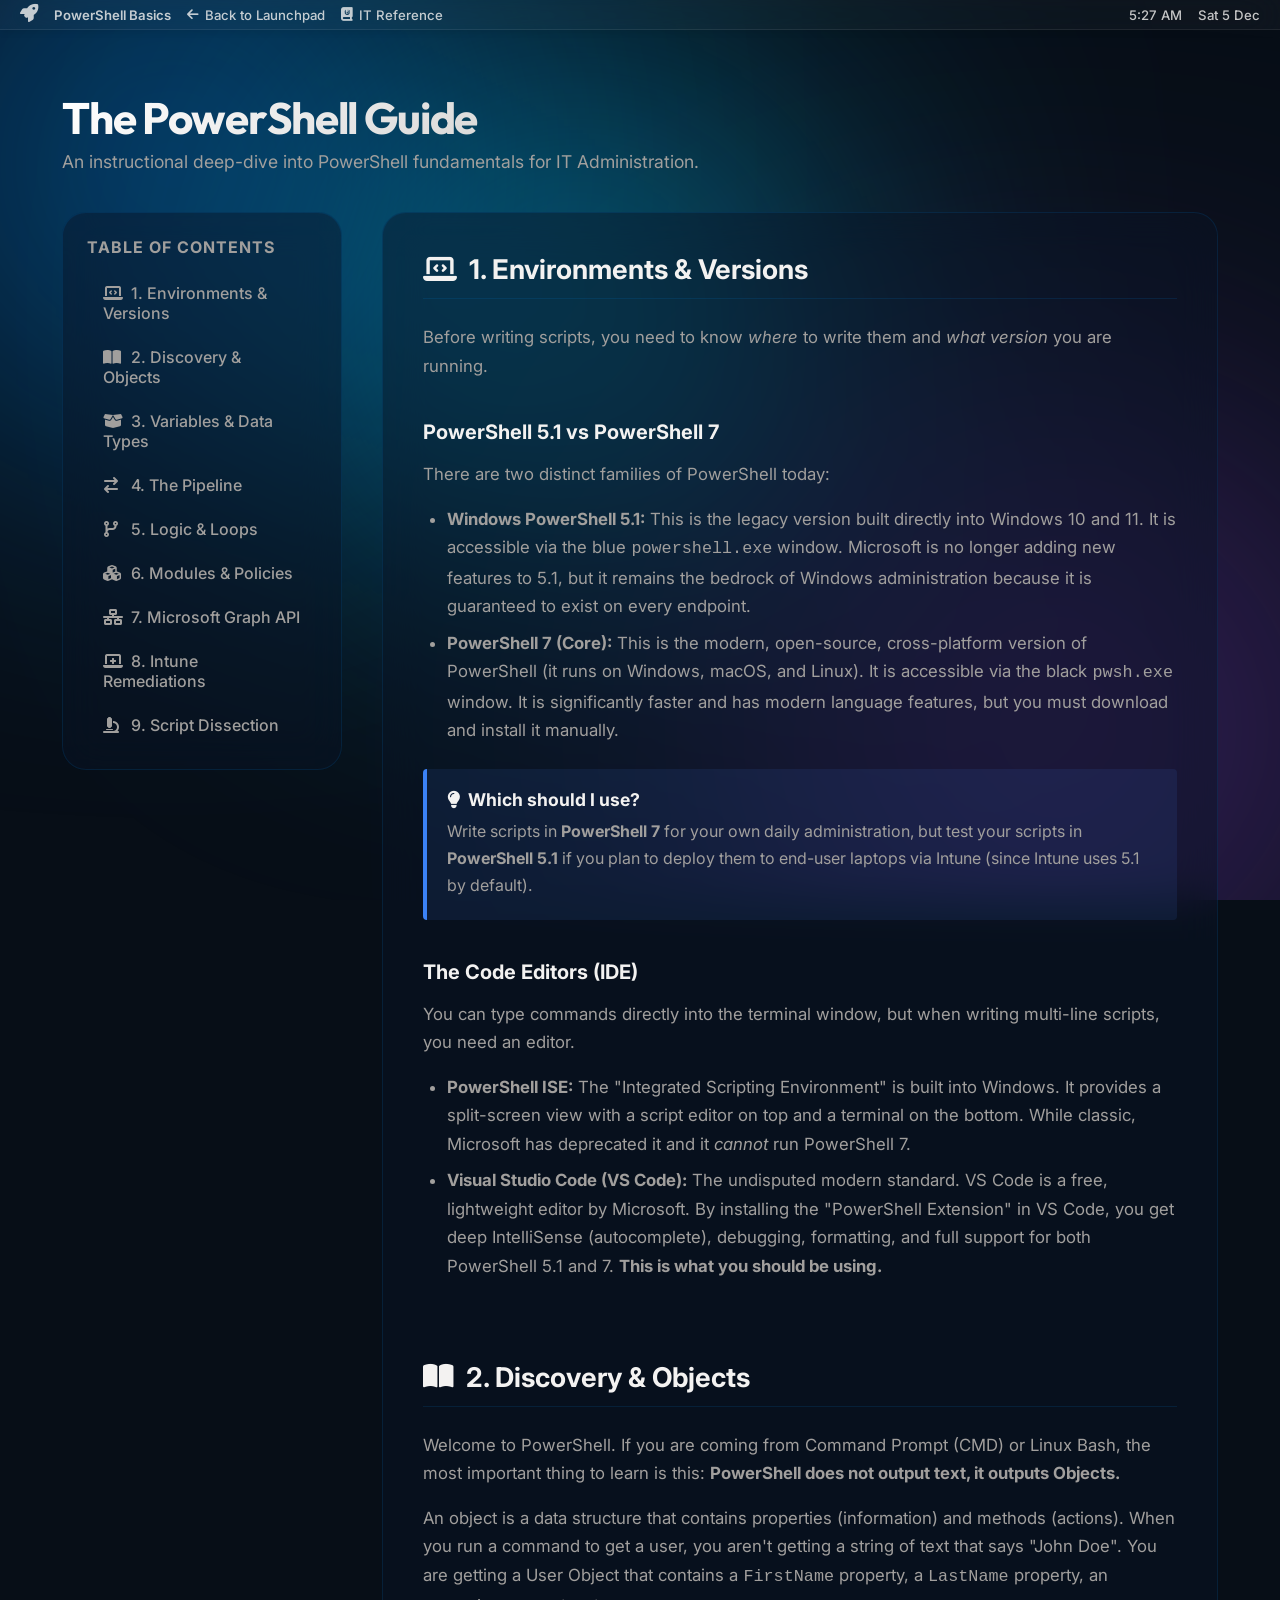
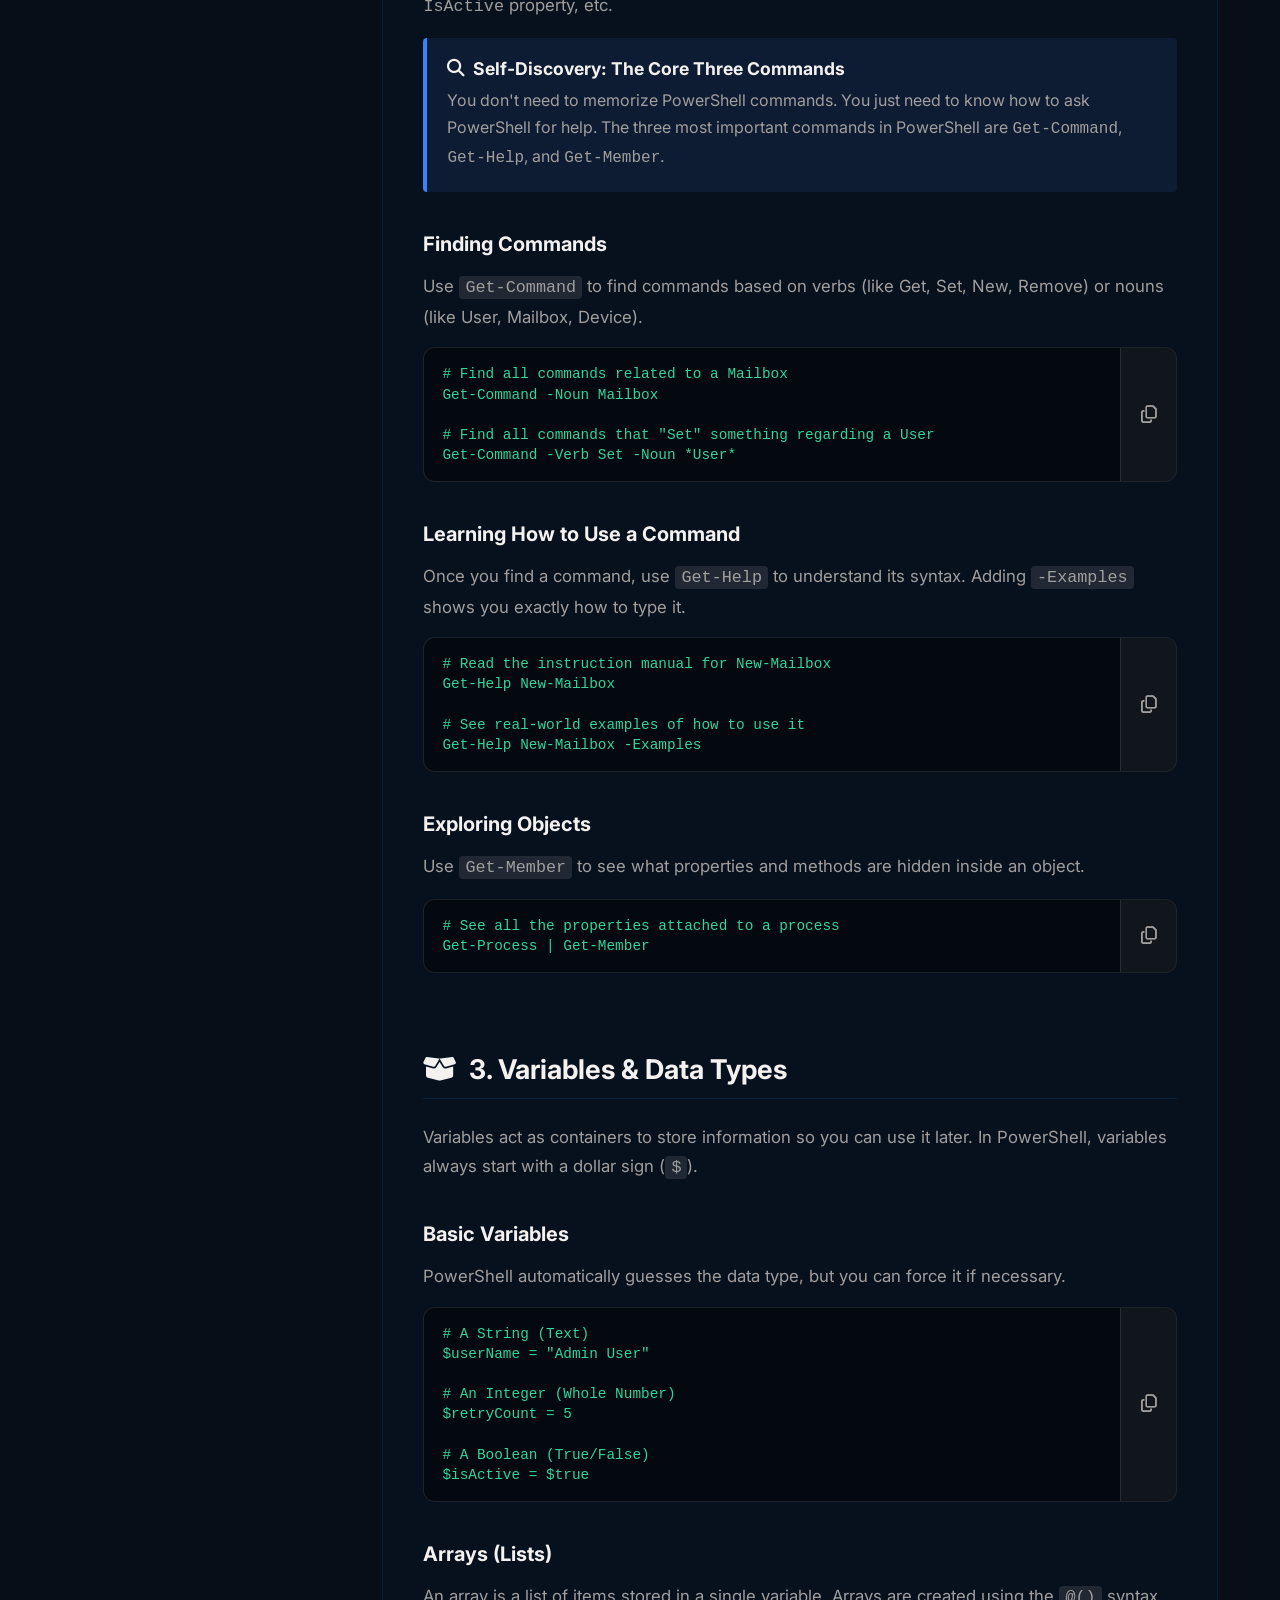
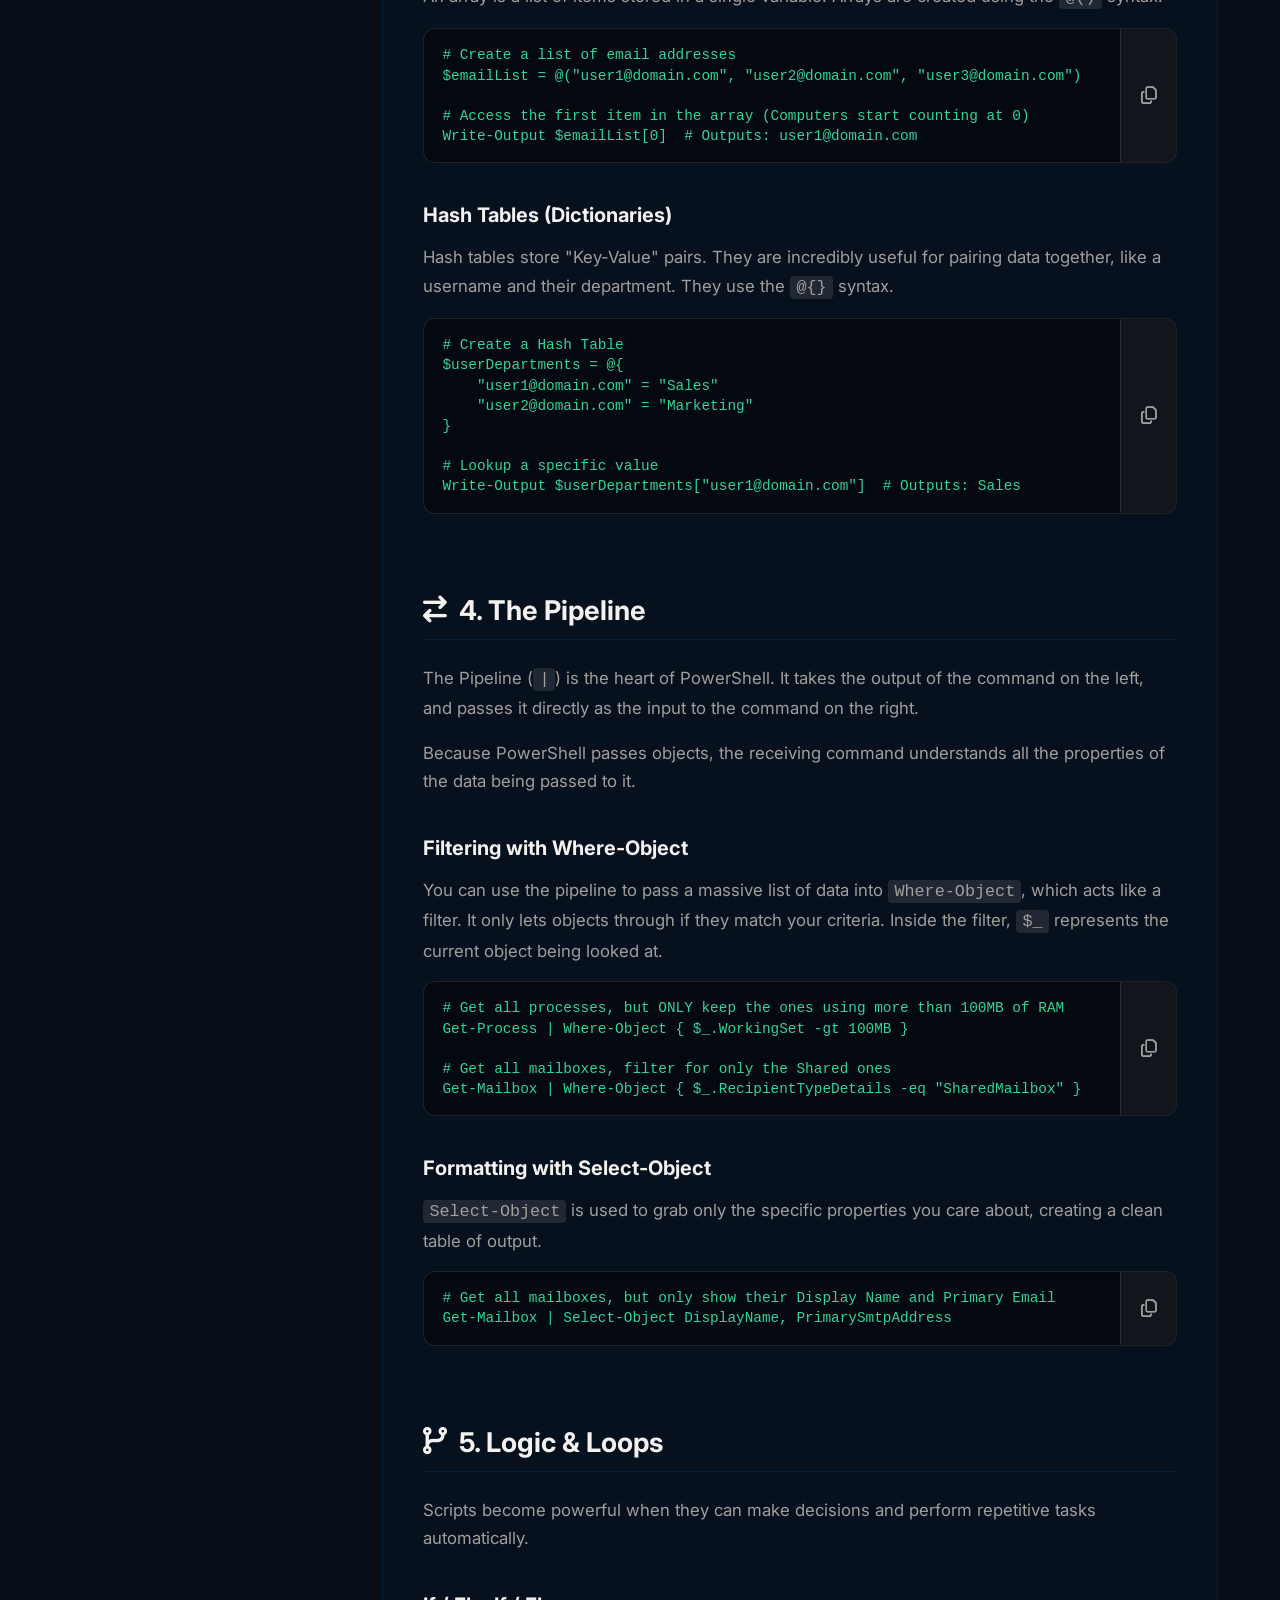
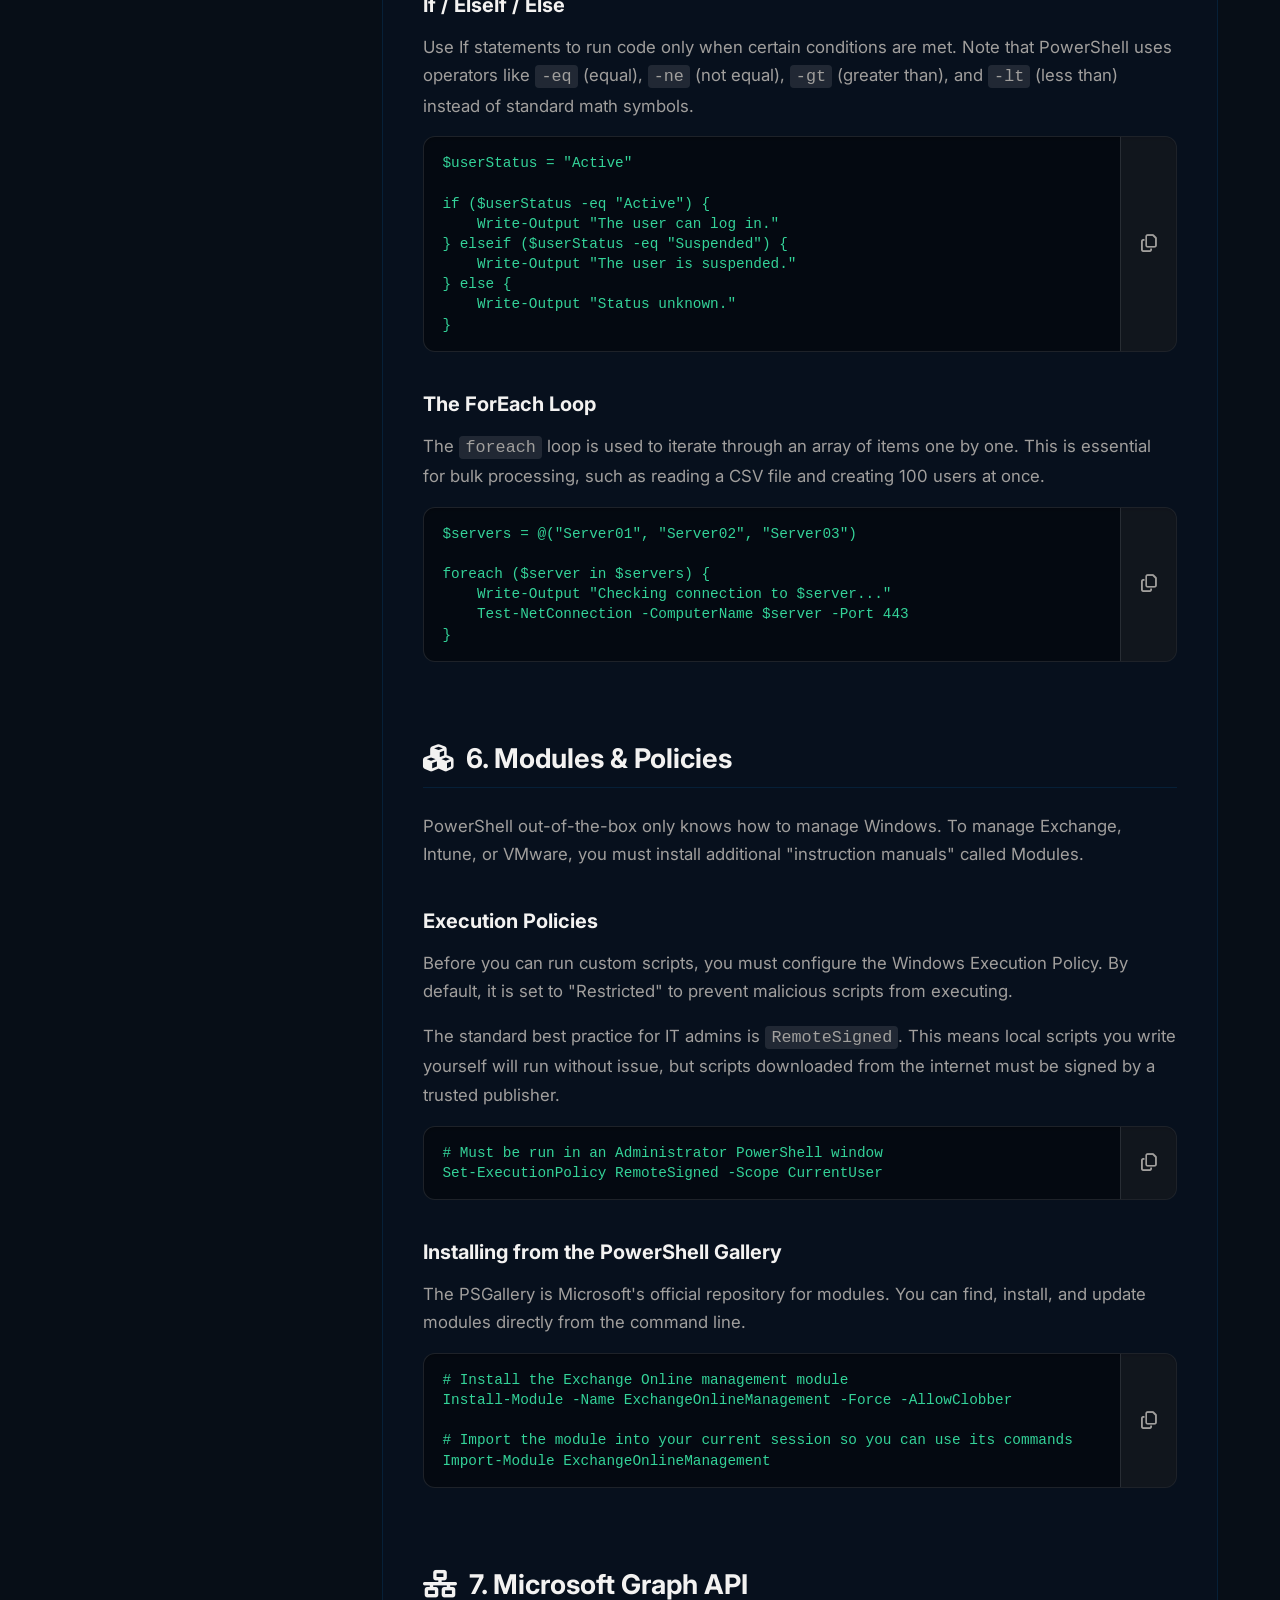
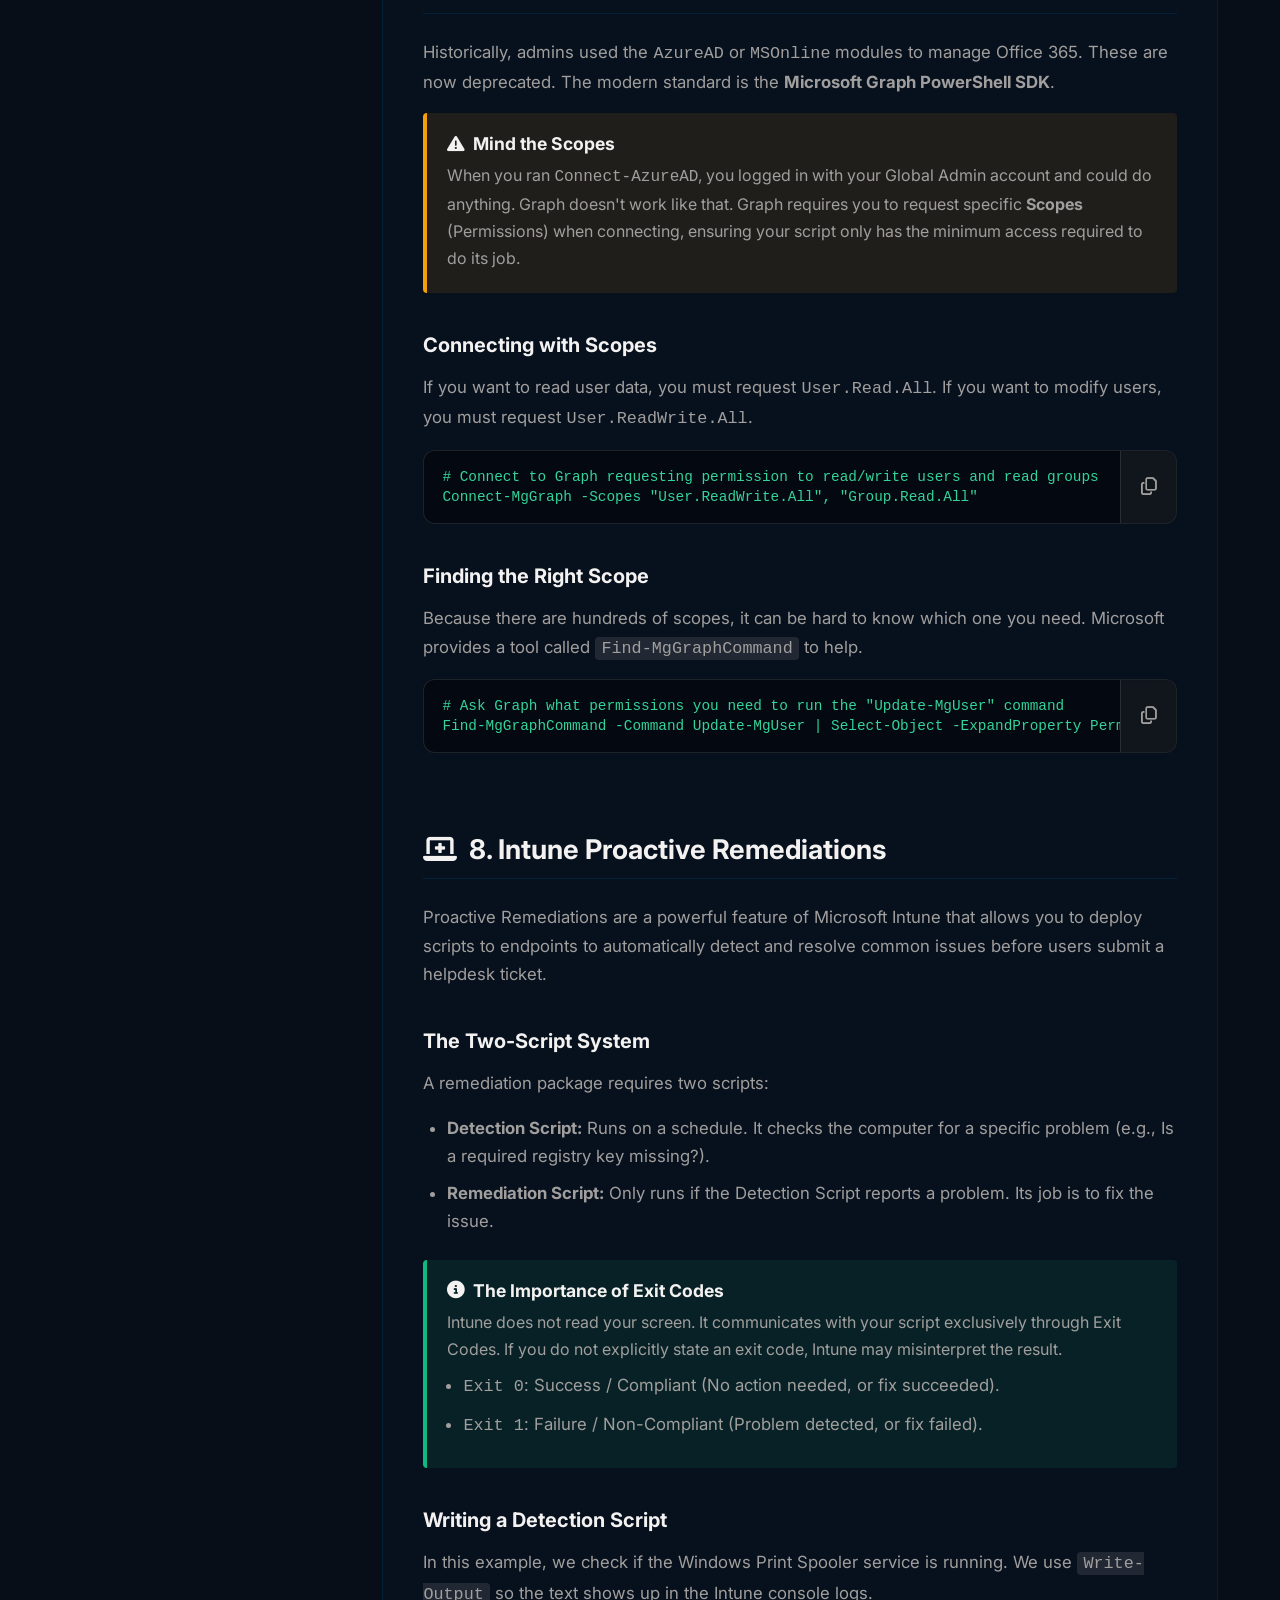
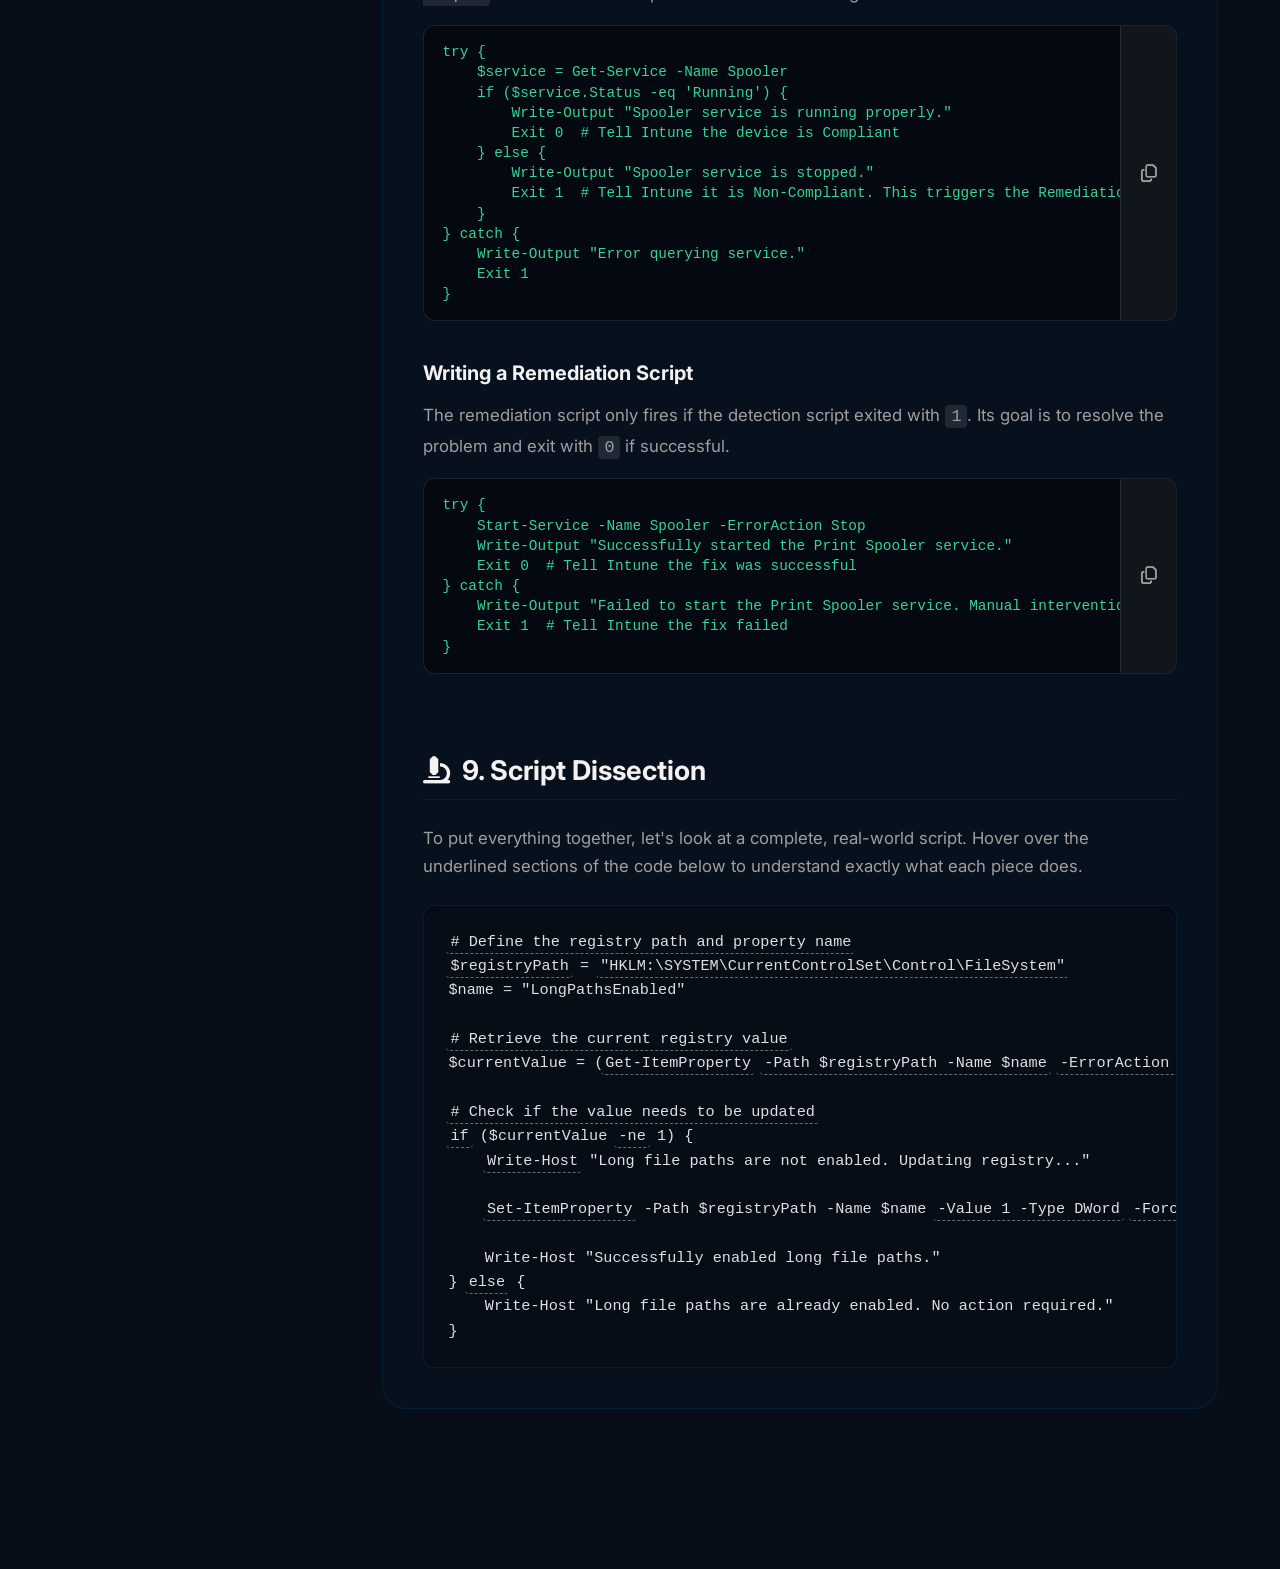
<file: powershell.html>
<!DOCTYPE html>
<html lang="en">
<head>
  <meta charset="UTF-8" />
  <meta name="viewport" content="width=device-width, initial-scale=1.0"/>
  <title>PowerShell Basics | Corporate Launchpad</title>
  <link rel="stylesheet" href="style.css" />
  <link rel="stylesheet" href="https://cdnjs.cloudflare.com/ajax/libs/font-awesome/6.4.0/css/all.min.css" />
  <link href="https://fonts.googleapis.com/css2?family=Inter:wght@400;500;600&family=Outfit:wght@500;600;700&display=swap" rel="stylesheet" />
  <style>
    html { scroll-behavior: smooth; }
    .ps-nav-link {
      display: block;
      padding: 10px 16px;
      color: var(--text-secondary);
      text-decoration: none;
      border-radius: 8px;
      transition: all 0.2s ease;
      font-weight: 500;
    }
    .ps-nav-link:hover, .ps-nav-link.active {
      background: rgba(255, 255, 255, 0.05);
      color: var(--text-primary);
    }
    .ps-nav-link i {
      margin-right: 8px;
      color: var(--accent-color);
      width: 16px;
      text-align: center;
    }
    .ps-content-section { margin-bottom: 80px; }
    .ps-content-section h2 {
      font-size: 1.7rem;
      margin-bottom: 24px;
      padding-bottom: 12px;
      border-bottom: 1px solid var(--card-border);
      color: var(--text-primary);
      display: flex;
      align-items: center;
      gap: 12px;
    }
    .ps-content-section h3 {
      font-size: 1.25rem;
      margin-top: 40px;
      margin-bottom: 16px;
      color: var(--text-primary);
    }
    .ps-content-section p {
      color: var(--text-secondary);
      line-height: 1.7;
      margin-bottom: 16px;
      font-size: 1.05rem;
    }
    .ps-content-section ul {
      color: var(--text-secondary);
      line-height: 1.7;
      margin-bottom: 24px;
      padding-left: 24px;
      font-size: 1.05rem;
    }
    .ps-content-section li { margin-bottom: 8px; }
    .ps-alert {
      background: rgba(16, 185, 129, 0.1);
      border-left: 4px solid #10b981;
      padding: 20px;
      border-radius: 4px;
      margin-bottom: 24px;
    }
    .ps-alert-info {
      background: rgba(59, 130, 246, 0.1);
      border-left: 4px solid #3b82f6;
    }
    .ps-alert-warning {
      background: rgba(245, 158, 11, 0.1);
      border-left: 4px solid #f59e0b;
    }
    .ps-alert h4 {
      color: var(--text-primary);
      margin-bottom: 8px;
      display: flex;
      align-items: center;
      gap: 8px;
      font-size: 1.1rem;
    }
    .ps-alert p { margin-bottom: 0; font-size: 1rem; }
    code.inline-code {
      background: rgba(255, 255, 255, 0.1);
      padding: 2px 6px;
      border-radius: 4px;
      font-family: monospace;
      color: var(--accent-color);
    }
    
    /* Script Dissection Styles */
    .dissection-container {
      margin-top: 24px;
      position: relative;
    }
    
    .script-view {
      background: rgba(0, 0, 0, 0.2);
      border: 1px solid var(--card-border);
      border-radius: 12px;
      padding: 24px;
      overflow-x: auto;
      font-family: 'Consolas', monospace;
      font-size: 0.95rem;
      line-height: 1.6;
      color: #e0e0e0;
      box-shadow: inset 0 2px 10px rgba(0, 0, 0, 0.1);
      width: 100%;
    }
    
    .script-view code {
      display: block;
      white-space: pre;
    }
    
    .hover-token {
      border-bottom: 1px dashed rgba(255,255,255,0.4);
      cursor: help;
      transition: all 0.2s ease;
      padding: 2px 4px;
      margin: 0 -2px;
      border-radius: 4px;
    }
    
    .hover-token:hover, .hover-token.active {
      background: rgba(59, 130, 246, 0.25);
      color: #ffffff;
      border-bottom-color: transparent;
      box-shadow: 0 0 10px rgba(59, 130, 246, 0.2);
    }
    
    .floating-tooltip {
      position: absolute;
      background: rgba(30, 41, 59, 0.95);
      border: 1px solid var(--accent-color);
      border-radius: 8px;
      padding: 16px;
      box-shadow: 0 10px 25px rgba(0, 0, 0, 0.3);
      width: max-content;
      max-width: 350px;
      z-index: 1000;
      backdrop-filter: blur(10px);
      -webkit-backdrop-filter: blur(10px);
      pointer-events: none;
      opacity: 0;
      transition: opacity 0.2s ease, transform 0.2s ease;
      transform: translateY(10px);
      left: 0;
      top: 0;
    }
    
    .floating-tooltip.show {
      opacity: 1;
      transform: translateY(0);
    }

    .tooltip-header {
      font-weight: 600;
      color: var(--accent-color);
      margin-bottom: 8px;
      font-size: 1.05rem;
      display: flex;
      align-items: center;
      gap: 8px;
      border-bottom: 1px solid rgba(255,255,255,0.1);
      padding-bottom: 8px;
    }

    .tooltip-body {
      color: #f1f5f9;
      font-size: 0.95rem;
      line-height: 1.5;
    }
  </style>
</head>
<body class="theme-corporate-azure">

  <div class="mac-menu-bar">
    <div class="mac-menu-left">
      <i class="fa-solid fa-rocket mac-menu-item launchpad-logo"></i>
      <span class="workspace-label mac-menu-item active-app">PowerShell Basics</span>
      <a href="index.html" class="mac-menu-item" style="background: none; border: none; color: inherit; font: inherit; padding: 0; cursor: pointer; display: flex; align-items: center; gap: 6px; text-decoration: none;">
        <i class="fa-solid fa-arrow-left"></i> Back to Launchpad
      </a>
      <a href="reference.html" class="mac-menu-item" style="background: none; border: none; color: inherit; font: inherit; padding: 0; cursor: pointer; display: flex; align-items: center; gap: 6px; text-decoration: none;">
        <i class="fa-solid fa-book-journal-whills"></i> IT Reference
      </a>
    </div>
    <div class="mac-menu-right">
      <span id="menu-time" class="mac-menu-item"></span>
      <span id="menu-date" class="mac-menu-item"></span>
    </div>
  </div>

  <div class="bg-blobs" id="bg-blobs">
    <div class="blob blob-1"></div>
    <div class="blob blob-2"></div>
    <div class="blob blob-3"></div>
  </div>

  <div id="bg-pattern-overlay" class="bg-pattern-overlay"></div>

  <div class="dashboard-container">
    <div class="reference-content-wrapper" style="max-width: 1400px; width: 100%; margin: 0 auto;">
      <header class="dashboard-header" style="margin-bottom: 40px;">
        <div class="greeting-container">
          <h1>The PowerShell Guide</h1>
          <p class="subtitle">An instructional deep-dive into PowerShell fundamentals for IT Administration.</p>
        </div>
      </header>

      <main class="reference-layout" style="display: grid; grid-template-columns: 280px minmax(0, 1fr); gap: 40px; padding-bottom: 60px;">
        
        <aside style="position: sticky; top: 100px; height: fit-content;">
          <section class="reference-section" style="background: var(--card-bg); border: 1px solid var(--card-border); border-radius: var(--card-radius, 24px); padding: 24px; backdrop-filter: blur(var(--glass-blur, 20px)); -webkit-backdrop-filter: blur(var(--glass-blur, 20px)); box-shadow: var(--shadow-md);">
            <h3 style="font-size: 1rem; color: var(--text-secondary); margin-bottom: 16px; text-transform: uppercase; letter-spacing: 1px;">Table of Contents</h3>
            <nav style="display: flex; flex-direction: column; gap: 4px;">
              <a href="#env" class="ps-nav-link"><i class="fa-solid fa-laptop-code"></i> 1. Environments & Versions</a>
              <a href="#intro" class="ps-nav-link"><i class="fa-solid fa-book-open"></i> 2. Discovery & Objects</a>
              <a href="#variables" class="ps-nav-link"><i class="fa-solid fa-box-open"></i> 3. Variables & Data Types</a>
              <a href="#pipeline" class="ps-nav-link"><i class="fa-solid fa-arrow-right-arrow-left"></i> 4. The Pipeline</a>
              <a href="#logic" class="ps-nav-link"><i class="fa-solid fa-code-branch"></i> 5. Logic & Loops</a>
              <a href="#modules" class="ps-nav-link"><i class="fa-solid fa-cubes"></i> 6. Modules & Policies</a>
              <a href="#graph" class="ps-nav-link"><i class="fa-solid fa-network-wired"></i> 7. Microsoft Graph API</a>
              <a href="#intune" class="ps-nav-link"><i class="fa-solid fa-laptop-medical"></i> 8. Intune Remediations</a>
              <a href="#dissection" class="ps-nav-link"><i class="fa-solid fa-microscope"></i> 9. Script Dissection</a>
            </nav>
          </section>
        </aside>

        <section class="reference-section" style="background: var(--card-bg); border: 1px solid var(--card-border); border-radius: var(--card-radius, 24px); padding: 40px; backdrop-filter: blur(var(--glass-blur, 20px)); -webkit-backdrop-filter: blur(var(--glass-blur, 20px)); box-shadow: var(--shadow-md); min-width: 0;">
          
          <!-- SECTION 1 -->
          <div id="env" class="ps-content-section">
            <h2><i class="fa-solid fa-laptop-code" style="color: var(--accent-color);"></i> 1. Environments & Versions</h2>
            <p>Before writing scripts, you need to know <i>where</i> to write them and <i>what version</i> you are running.</p>

            <h3>PowerShell 5.1 vs PowerShell 7</h3>
            <p>There are two distinct families of PowerShell today:</p>
            <ul>
              <li><strong>Windows PowerShell 5.1:</strong> This is the legacy version built directly into Windows 10 and 11. It is accessible via the blue <code>powershell.exe</code> window. Microsoft is no longer adding new features to 5.1, but it remains the bedrock of Windows administration because it is guaranteed to exist on every endpoint.</li>
              <li><strong>PowerShell 7 (Core):</strong> This is the modern, open-source, cross-platform version of PowerShell (it runs on Windows, macOS, and Linux). It is accessible via the black <code>pwsh.exe</code> window. It is significantly faster and has modern language features, but you must download and install it manually.</li>
            </ul>

            <div class="ps-alert ps-alert-info">
              <h4><i class="fa-solid fa-lightbulb"></i> Which should I use?</h4>
              <p>Write scripts in <strong>PowerShell 7</strong> for your own daily administration, but test your scripts in <strong>PowerShell 5.1</strong> if you plan to deploy them to end-user laptops via Intune (since Intune uses 5.1 by default).</p>
            </div>

            <h3>The Code Editors (IDE)</h3>
            <p>You can type commands directly into the terminal window, but when writing multi-line scripts, you need an editor.</p>
            <ul>
              <li><strong>PowerShell ISE:</strong> The "Integrated Scripting Environment" is built into Windows. It provides a split-screen view with a script editor on top and a terminal on the bottom. While classic, Microsoft has deprecated it and it <i>cannot</i> run PowerShell 7.</li>
              <li><strong>Visual Studio Code (VS Code):</strong> The undisputed modern standard. VS Code is a free, lightweight editor by Microsoft. By installing the "PowerShell Extension" in VS Code, you get deep IntelliSense (autocomplete), debugging, formatting, and full support for both PowerShell 5.1 and 7. <strong>This is what you should be using.</strong></li>
            </ul>
          </div>

          <!-- SECTION 2 -->
          <div id="intro" class="ps-content-section">
            <h2><i class="fa-solid fa-book-open" style="color: var(--accent-color);"></i> 2. Discovery & Objects</h2>
            <p>Welcome to PowerShell. If you are coming from Command Prompt (CMD) or Linux Bash, the most important thing to learn is this: <strong>PowerShell does not output text, it outputs Objects.</strong></p>
            <p>An object is a data structure that contains properties (information) and methods (actions). When you run a command to get a user, you aren't getting a string of text that says "John Doe". You are getting a User Object that contains a <code>FirstName</code> property, a <code>LastName</code> property, an <code>IsActive</code> property, etc.</p>

            <div class="ps-alert ps-alert-info">
              <h4><i class="fa-solid fa-magnifying-glass"></i> Self-Discovery: The Core Three Commands</h4>
              <p>You don't need to memorize PowerShell commands. You just need to know how to ask PowerShell for help. The three most important commands in PowerShell are <code>Get-Command</code>, <code>Get-Help</code>, and <code>Get-Member</code>.</p>
            </div>

            <h3>Finding Commands</h3>
            <p>Use <code class="inline-code">Get-Command</code> to find commands based on verbs (like Get, Set, New, Remove) or nouns (like User, Mailbox, Device).</p>
            <div class="command-block">
              <div class="command-code-wrapper">
                <code class="command-code"># Find all commands related to a Mailbox
Get-Command -Noun Mailbox

# Find all commands that "Set" something regarding a User
Get-Command -Verb Set -Noun *User*</code>
                <button class="copy-cmd-btn" title="Copy to clipboard"><i class="fa-regular fa-copy"></i></button>
              </div>
            </div>

            <h3>Learning How to Use a Command</h3>
            <p>Once you find a command, use <code class="inline-code">Get-Help</code> to understand its syntax. Adding <code class="inline-code">-Examples</code> shows you exactly how to type it.</p>
            <div class="command-block">
              <div class="command-code-wrapper">
                <code class="command-code"># Read the instruction manual for New-Mailbox
Get-Help New-Mailbox

# See real-world examples of how to use it
Get-Help New-Mailbox -Examples</code>
                <button class="copy-cmd-btn" title="Copy to clipboard"><i class="fa-regular fa-copy"></i></button>
              </div>
            </div>

            <h3>Exploring Objects</h3>
            <p>Use <code class="inline-code">Get-Member</code> to see what properties and methods are hidden inside an object.</p>
            <div class="command-block">
              <div class="command-code-wrapper">
                <code class="command-code"># See all the properties attached to a process
Get-Process | Get-Member</code>
                <button class="copy-cmd-btn" title="Copy to clipboard"><i class="fa-regular fa-copy"></i></button>
              </div>
            </div>
          </div>

          <!-- SECTION 3 -->
          <div id="variables" class="ps-content-section">
            <h2><i class="fa-solid fa-box-open" style="color: var(--accent-color);"></i> 3. Variables & Data Types</h2>
            <p>Variables act as containers to store information so you can use it later. In PowerShell, variables always start with a dollar sign (<code class="inline-code">$</code>).</p>

            <h3>Basic Variables</h3>
            <p>PowerShell automatically guesses the data type, but you can force it if necessary.</p>
            <div class="command-block">
              <div class="command-code-wrapper">
                <code class="command-code"># A String (Text)
$userName = "Admin User"

# An Integer (Whole Number)
$retryCount = 5

# A Boolean (True/False)
$isActive = $true</code>
                <button class="copy-cmd-btn" title="Copy to clipboard"><i class="fa-regular fa-copy"></i></button>
              </div>
            </div>

            <h3>Arrays (Lists)</h3>
            <p>An array is a list of items stored in a single variable. Arrays are created using the <code class="inline-code">@()</code> syntax.</p>
            <div class="command-block">
              <div class="command-code-wrapper">
                <code class="command-code"># Create a list of email addresses
$emailList = @("user1@domain.com", "user2@domain.com", "user3@domain.com")

# Access the first item in the array (Computers start counting at 0)
Write-Output $emailList[0]  # Outputs: user1@domain.com</code>
                <button class="copy-cmd-btn" title="Copy to clipboard"><i class="fa-regular fa-copy"></i></button>
              </div>
            </div>

            <h3>Hash Tables (Dictionaries)</h3>
            <p>Hash tables store "Key-Value" pairs. They are incredibly useful for pairing data together, like a username and their department. They use the <code class="inline-code">@{}</code> syntax.</p>
            <div class="command-block">
              <div class="command-code-wrapper">
                <code class="command-code"># Create a Hash Table
$userDepartments = @{
    "user1@domain.com" = "Sales"
    "user2@domain.com" = "Marketing"
}

# Lookup a specific value
Write-Output $userDepartments["user1@domain.com"]  # Outputs: Sales</code>
                <button class="copy-cmd-btn" title="Copy to clipboard"><i class="fa-regular fa-copy"></i></button>
              </div>
            </div>
          </div>

          <!-- SECTION 4 -->
          <div id="pipeline" class="ps-content-section">
            <h2><i class="fa-solid fa-arrow-right-arrow-left" style="color: var(--accent-color);"></i> 4. The Pipeline</h2>
            <p>The Pipeline (<code class="inline-code">|</code>) is the heart of PowerShell. It takes the output of the command on the left, and passes it directly as the input to the command on the right.</p>
            <p>Because PowerShell passes objects, the receiving command understands all the properties of the data being passed to it.</p>

            <h3>Filtering with Where-Object</h3>
            <p>You can use the pipeline to pass a massive list of data into <code class="inline-code">Where-Object</code>, which acts like a filter. It only lets objects through if they match your criteria. Inside the filter, <code class="inline-code">$_</code> represents the current object being looked at.</p>
            <div class="command-block">
              <div class="command-code-wrapper">
                <code class="command-code"># Get all processes, but ONLY keep the ones using more than 100MB of RAM
Get-Process | Where-Object { $_.WorkingSet -gt 100MB }

# Get all mailboxes, filter for only the Shared ones
Get-Mailbox | Where-Object { $_.RecipientTypeDetails -eq "SharedMailbox" }</code>
                <button class="copy-cmd-btn" title="Copy to clipboard"><i class="fa-regular fa-copy"></i></button>
              </div>
            </div>

            <h3>Formatting with Select-Object</h3>
            <p><code class="inline-code">Select-Object</code> is used to grab only the specific properties you care about, creating a clean table of output.</p>
            <div class="command-block">
              <div class="command-code-wrapper">
                <code class="command-code"># Get all mailboxes, but only show their Display Name and Primary Email
Get-Mailbox | Select-Object DisplayName, PrimarySmtpAddress</code>
                <button class="copy-cmd-btn" title="Copy to clipboard"><i class="fa-regular fa-copy"></i></button>
              </div>
            </div>
          </div>

          <!-- SECTION 5 -->
          <div id="logic" class="ps-content-section">
            <h2><i class="fa-solid fa-code-branch" style="color: var(--accent-color);"></i> 5. Logic & Loops</h2>
            <p>Scripts become powerful when they can make decisions and perform repetitive tasks automatically.</p>

            <h3>If / ElseIf / Else</h3>
            <p>Use If statements to run code only when certain conditions are met. Note that PowerShell uses operators like <code class="inline-code">-eq</code> (equal), <code class="inline-code">-ne</code> (not equal), <code class="inline-code">-gt</code> (greater than), and <code class="inline-code">-lt</code> (less than) instead of standard math symbols.</p>
            <div class="command-block">
              <div class="command-code-wrapper">
                <code class="command-code">$userStatus = "Active"

if ($userStatus -eq "Active") {
    Write-Output "The user can log in."
} elseif ($userStatus -eq "Suspended") {
    Write-Output "The user is suspended."
} else {
    Write-Output "Status unknown."
}</code>
                <button class="copy-cmd-btn" title="Copy to clipboard"><i class="fa-regular fa-copy"></i></button>
              </div>
            </div>

            <h3>The ForEach Loop</h3>
            <p>The <code class="inline-code">foreach</code> loop is used to iterate through an array of items one by one. This is essential for bulk processing, such as reading a CSV file and creating 100 users at once.</p>
            <div class="command-block">
              <div class="command-code-wrapper">
                <code class="command-code">$servers = @("Server01", "Server02", "Server03")

foreach ($server in $servers) {
    Write-Output "Checking connection to $server..."
    Test-NetConnection -ComputerName $server -Port 443
}</code>
                <button class="copy-cmd-btn" title="Copy to clipboard"><i class="fa-regular fa-copy"></i></button>
              </div>
            </div>
          </div>

          <!-- SECTION 6 -->
          <div id="modules" class="ps-content-section">
            <h2><i class="fa-solid fa-cubes" style="color: var(--accent-color);"></i> 6. Modules & Policies</h2>
            <p>PowerShell out-of-the-box only knows how to manage Windows. To manage Exchange, Intune, or VMware, you must install additional "instruction manuals" called Modules.</p>

            <h3>Execution Policies</h3>
            <p>Before you can run custom scripts, you must configure the Windows Execution Policy. By default, it is set to "Restricted" to prevent malicious scripts from executing.</p>
            <p>The standard best practice for IT admins is <code class="inline-code">RemoteSigned</code>. This means local scripts you write yourself will run without issue, but scripts downloaded from the internet must be signed by a trusted publisher.</p>
            <div class="command-block">
              <div class="command-code-wrapper">
                <code class="command-code"># Must be run in an Administrator PowerShell window
Set-ExecutionPolicy RemoteSigned -Scope CurrentUser</code>
                <button class="copy-cmd-btn" title="Copy to clipboard"><i class="fa-regular fa-copy"></i></button>
              </div>
            </div>

            <h3>Installing from the PowerShell Gallery</h3>
            <p>The PSGallery is Microsoft's official repository for modules. You can find, install, and update modules directly from the command line.</p>
            <div class="command-block">
              <div class="command-code-wrapper">
                <code class="command-code"># Install the Exchange Online management module
Install-Module -Name ExchangeOnlineManagement -Force -AllowClobber

# Import the module into your current session so you can use its commands
Import-Module ExchangeOnlineManagement</code>
                <button class="copy-cmd-btn" title="Copy to clipboard"><i class="fa-regular fa-copy"></i></button>
              </div>
            </div>
          </div>

          <!-- SECTION 7 -->
          <div id="graph" class="ps-content-section">
            <h2><i class="fa-solid fa-network-wired" style="color: var(--accent-color);"></i> 7. Microsoft Graph API</h2>
            <p>Historically, admins used the <code>AzureAD</code> or <code>MSOnline</code> modules to manage Office 365. These are now deprecated. The modern standard is the <strong>Microsoft Graph PowerShell SDK</strong>.</p>

            <div class="ps-alert ps-alert-warning">
              <h4><i class="fa-solid fa-triangle-exclamation"></i> Mind the Scopes</h4>
              <p>When you ran <code>Connect-AzureAD</code>, you logged in with your Global Admin account and could do anything. Graph doesn't work like that. Graph requires you to request specific <strong>Scopes</strong> (Permissions) when connecting, ensuring your script only has the minimum access required to do its job.</p>
            </div>

            <h3>Connecting with Scopes</h3>
            <p>If you want to read user data, you must request <code>User.Read.All</code>. If you want to modify users, you must request <code>User.ReadWrite.All</code>.</p>
            <div class="command-block">
              <div class="command-code-wrapper">
                <code class="command-code"># Connect to Graph requesting permission to read/write users and read groups
Connect-MgGraph -Scopes "User.ReadWrite.All", "Group.Read.All"</code>
                <button class="copy-cmd-btn" title="Copy to clipboard"><i class="fa-regular fa-copy"></i></button>
              </div>
            </div>

            <h3>Finding the Right Scope</h3>
            <p>Because there are hundreds of scopes, it can be hard to know which one you need. Microsoft provides a tool called <code class="inline-code">Find-MgGraphCommand</code> to help.</p>
            <div class="command-block">
              <div class="command-code-wrapper">
                <code class="command-code"># Ask Graph what permissions you need to run the "Update-MgUser" command
Find-MgGraphCommand -Command Update-MgUser | Select-Object -ExpandProperty Permissions</code>
                <button class="copy-cmd-btn" title="Copy to clipboard"><i class="fa-regular fa-copy"></i></button>
              </div>
            </div>
          </div>

          <!-- SECTION 8 -->
          <div id="intune" class="ps-content-section">
            <h2><i class="fa-solid fa-laptop-medical" style="color: var(--accent-color);"></i> 8. Intune Proactive Remediations</h2>
            <p>Proactive Remediations are a powerful feature of Microsoft Intune that allows you to deploy scripts to endpoints to automatically detect and resolve common issues before users submit a helpdesk ticket.</p>

            <h3>The Two-Script System</h3>
            <p>A remediation package requires two scripts:</p>
            <ul>
              <li><strong>Detection Script:</strong> Runs on a schedule. It checks the computer for a specific problem (e.g., Is a required registry key missing?).</li>
              <li><strong>Remediation Script:</strong> Only runs if the Detection Script reports a problem. Its job is to fix the issue.</li>
            </ul>

            <div class="ps-alert">
              <h4><i class="fa-solid fa-circle-info"></i> The Importance of Exit Codes</h4>
              <p>Intune does not read your screen. It communicates with your script exclusively through Exit Codes. If you do not explicitly state an exit code, Intune may misinterpret the result.</p>
              <ul style="margin-bottom: 0; padding-left: 16px; margin-top: 8px;">
                <li><code>Exit 0</code>: Success / Compliant (No action needed, or fix succeeded).</li>
                <li><code>Exit 1</code>: Failure / Non-Compliant (Problem detected, or fix failed).</li>
              </ul>
            </div>

            <h3>Writing a Detection Script</h3>
            <p>In this example, we check if the Windows Print Spooler service is running. We use <code class="inline-code">Write-Output</code> so the text shows up in the Intune console logs.</p>
            <div class="command-block">
              <div class="command-code-wrapper">
                <code class="command-code">try {
    $service = Get-Service -Name Spooler
    if ($service.Status -eq 'Running') {
        Write-Output "Spooler service is running properly."
        Exit 0  # Tell Intune the device is Compliant
    } else {
        Write-Output "Spooler service is stopped."
        Exit 1  # Tell Intune it is Non-Compliant. This triggers the Remediation script.
    }
} catch {
    Write-Output "Error querying service."
    Exit 1
}</code>
                <button class="copy-cmd-btn" title="Copy to clipboard"><i class="fa-regular fa-copy"></i></button>
              </div>
            </div>

            <h3>Writing a Remediation Script</h3>
            <p>The remediation script only fires if the detection script exited with <code class="inline-code">1</code>. Its goal is to resolve the problem and exit with <code class="inline-code">0</code> if successful.</p>
            <div class="command-block">
              <div class="command-code-wrapper">
                <code class="command-code">try {
    Start-Service -Name Spooler -ErrorAction Stop
    Write-Output "Successfully started the Print Spooler service."
    Exit 0  # Tell Intune the fix was successful
} catch {
    Write-Output "Failed to start the Print Spooler service. Manual intervention required."
    Exit 1  # Tell Intune the fix failed
}</code>
                <button class="copy-cmd-btn" title="Copy to clipboard"><i class="fa-regular fa-copy"></i></button>
              </div>
            </div>

          </div>

          <!-- SECTION 9 -->
          <div id="dissection" class="ps-content-section" style="margin-bottom: 0;">
            <h2><i class="fa-solid fa-microscope" style="color: var(--accent-color);"></i> 9. Script Dissection</h2>
            <p>To put everything together, let's look at a complete, real-world script. Hover over the underlined sections of the code below to understand exactly what each piece does.</p>
            
            <div class="dissection-container">
              <div class="script-view">
<code><span class="hover-token" data-title="Comments" data-info="Lines starting with '#' are comments. They are ignored by PowerShell and are purely to help humans understand the code."># Define the registry path and property name</span>
<span class="hover-token" data-title="Variables" data-info="Variables start with '$'. Here, we are storing the long registry path as a string so we don't have to type it out multiple times later.">$registryPath</span> = <span class="hover-token" data-title="Strings" data-info="Text enclosed in quotes is a String. Notice 'HKLM:\' - PowerShell can navigate the Registry exactly like a file system drive.">"HKLM:\SYSTEM\CurrentControlSet\Control\FileSystem"</span>
$name = "LongPathsEnabled"

<span class="hover-token" data-title="Comments" data-info="Another comment explaining the next block of code."># Retrieve the current registry value</span>
$currentValue = (<span class="hover-token" data-title="Get-ItemProperty" data-info="This command reads a specific value from the registry.">Get-ItemProperty</span> <span class="hover-token" data-title="Parameters" data-info="Parameters start with a dash. We are passing the path and name variables we defined earlier to tell the command exactly what to read.">-Path $registryPath -Name $name</span> <span class="hover-token" data-title="ErrorAction" data-info="If the key doesn't exist, this parameter tells PowerShell to silently continue without throwing a red error on the screen.">-ErrorAction SilentlyContinue</span>).<span class="hover-token" data-title="Property Access" data-info="The command returns an object. Adding '.$name' at the end extracts only the specific property value we care about.">$name</span>

<span class="hover-token" data-title="Comments" data-info="Checking if we need to take action."># Check if the value needs to be updated</span>
<span class="hover-token" data-title="If Statement" data-info="An 'if' statement evaluates a condition. If it is true, the code inside the curly braces '{ }' will run.">if</span> ($currentValue <span class="hover-token" data-title="Comparison Operator" data-info="'-ne' stands for Not Equal. We are checking if the current registry value is NOT equal to 1.">-ne</span> 1) {
    <span class="hover-token" data-title="Write-Host" data-info="Write-Host prints text directly to the console so the user can read it.">Write-Host</span> "Long file paths are not enabled. Updating registry..."
    
    <span class="hover-token" data-title="Set-ItemProperty" data-info="This command creates or updates a registry key value.">Set-ItemProperty</span> -Path $registryPath -Name $name <span class="hover-token" data-title="Setting Values" data-info="We are setting the value to 1 (Enabled) and specifying that it should be a DWord (Integer) data type.">-Value 1 -Type DWord</span> <span class="hover-token" data-title="Force Parameter" data-info="'-Force' ensures the command executes even if there is an existing value, overwriting it without prompting the user.">-Force</span>
    
    Write-Host "Successfully enabled long file paths."
} <span class="hover-token" data-title="Else Statement" data-info="If the initial condition was false (meaning the value IS already 1), this block of code will run instead.">else</span> {
    Write-Host "Long file paths are already enabled. No action required."
}</code>
              </div>

            </div>
          </div>

        </section>

      </main>
    </div>
  </div>

  <script src="reference.js"></script>
  <script>
    document.addEventListener('DOMContentLoaded', () => {
      const navLinks = document.querySelectorAll('.ps-nav-link');
      
      navLinks.forEach(link => {
        link.addEventListener('click', function(e) {
          navLinks.forEach(l => l.classList.remove('active'));
          this.classList.add('active');
        });
      });
      
      // Script Dissection Logic
      const hoverTokens = document.querySelectorAll('.hover-token');
      const tooltip = document.getElementById('floating-tooltip');
      const tooltipTitle = document.getElementById('tooltip-title');
      const tooltipText = document.getElementById('tooltip-text');
      
      hoverTokens.forEach(token => {
        token.addEventListener('mouseenter', (e) => {
          token.classList.add('active');
          tooltipTitle.textContent = token.getAttribute('data-title');
          tooltipText.textContent = token.getAttribute('data-info');
          
          tooltip.classList.add('show');
          
          const tokenRect = token.getBoundingClientRect();
          
          // Calculate top and left relative to the document
          let left = tokenRect.left + (tokenRect.width / 2) - (tooltip.offsetWidth / 2) + window.scrollX;
          let top = tokenRect.top - tooltip.offsetHeight - 15 + window.scrollY;
          
          // Prevent tooltip from going off the left/right screen edges
          if (left < 10) left = 10;
          if (left + tooltip.offsetWidth > window.innerWidth - 10) left = window.innerWidth - tooltip.offsetWidth - 10;
          
          // If it goes above the screen, show it below the token
          if (top < window.scrollY + 10) {
              top = tokenRect.bottom + 15 + window.scrollY;
          }
          
          tooltip.style.left = left + 'px';
          tooltip.style.top = top + 'px';
        });
        
        token.addEventListener('mouseleave', () => {
          token.classList.remove('active');
          tooltip.classList.remove('show');
        });
      });
    });
  </script>
  <div id="floating-tooltip" class="floating-tooltip">
    <div class="tooltip-header"><i class="fa-solid fa-info-circle"></i> <span id="tooltip-title">Title</span></div>
    <div class="tooltip-body" id="tooltip-text">Description</div>
  </div>
</body>
</html>
</file>
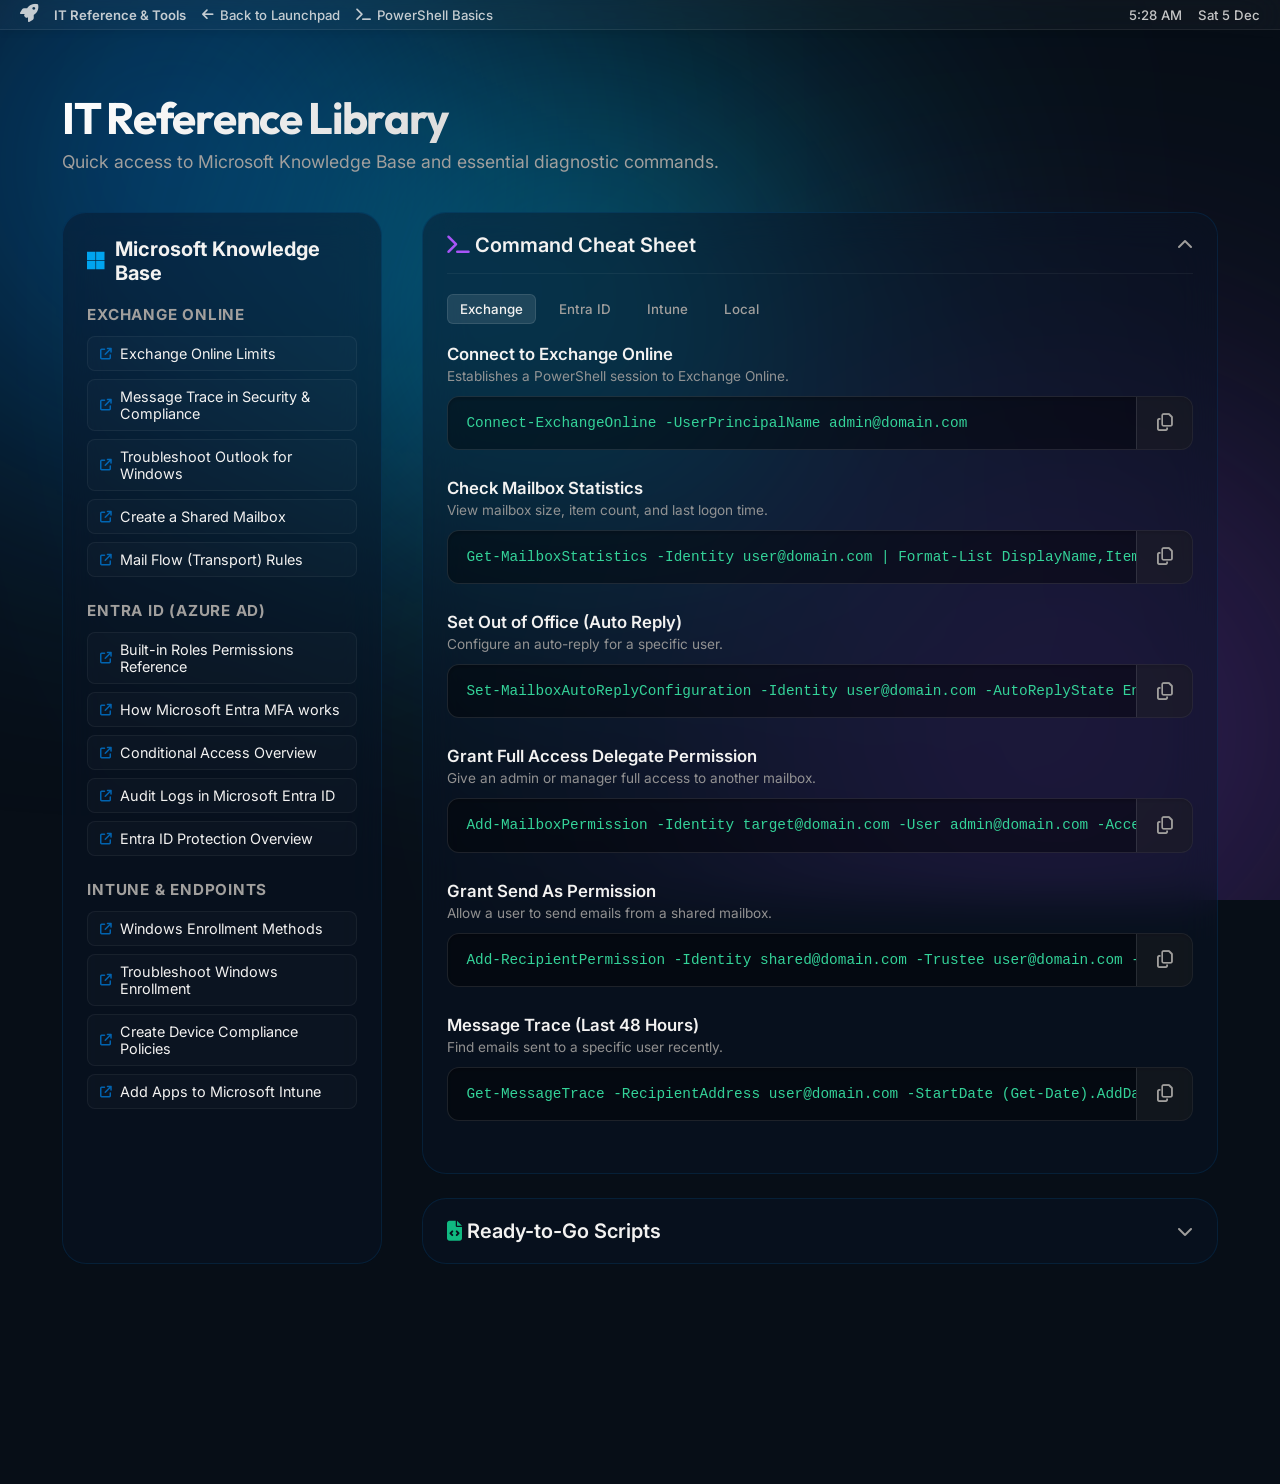
<file: reference.html>
<!DOCTYPE html>
<html lang="en">
<head>
  <meta charset="UTF-8">
  <meta name="viewport" content="width=device-width, initial-scale=1.0">
  <meta name="description" content="IT Reference and Tools Cheat Sheet.">
  <meta name="author" content="Thomas Robb">
  <title>IT Reference | Corporate Launchpad</title>
  <link rel="icon" type="image/png" href="favicon.png">

  <!-- Google Fonts: Outfit & Inter -->
  <link rel="preconnect" href="https://fonts.googleapis.com">
  <link rel="preconnect" href="https://fonts.gstatic.com" crossorigin>
  <link href="https://fonts.googleapis.com/css2?family=Inter:wght@300;400;500;600;700&family=Outfit:wght@400;500;600;700;800&display=swap" rel="stylesheet">

  <!-- FontAwesome Free Icons CDN -->
  <link rel="stylesheet" href="https://cdnjs.cloudflare.com/ajax/libs/font-awesome/6.4.0/css/all.min.css" integrity="sha512-iecdLmaskl7CVkqkXNQ/ZH/XLlvWZOJyj7Yy7tcenmpD1ypASozpmT/E0iPtmFIB46ZmdtAc9eNBvH0H/ZpiBw==" crossorigin="anonymous" referrerpolicy="no-referrer" />

  <!-- Premium Stylesheet -->
  <link rel="stylesheet" href="style.css">
  <style>
    /* Interactive Hub Styles */
    .interactive-accordion {
      background: var(--card-bg);
      border: 1px solid var(--card-border);
      border-radius: var(--card-radius, 24px);
      padding: 20px 24px;
      backdrop-filter: blur(var(--glass-blur, 20px));
      -webkit-backdrop-filter: blur(var(--glass-blur, 20px));
      box-shadow: var(--shadow-md);
      transition: all 0.3s ease;
    }
    
    .interactive-accordion[open] {
      padding-bottom: 24px;
    }

    .accordion-header {
      font-size: 1.25rem;
      font-weight: 600;
      color: var(--text-primary);
      cursor: pointer;
      display: flex;
      align-items: center;
      gap: 12px;
      list-style: none; /* Hide default arrow */
      position: relative;
    }
    
    .accordion-header::-webkit-details-marker {
      display: none;
    }

    .accordion-icon {
      margin-left: auto;
      transition: transform 0.3s ease;
      color: var(--text-secondary);
      font-size: 1rem;
    }

    .interactive-accordion[open] .accordion-icon {
      transform: rotate(180deg);
    }
    
    .accordion-header:focus {
      outline: none;
    }

    /* Script Repo Styles */
    #script-search-input:focus {
      outline: none;
      border-color: var(--accent-color);
      box-shadow: 0 0 0 2px rgba(168, 85, 247, 0.2);
    }
    
    .script-card {
      background: rgba(0, 0, 0, 0.2);
      border: 1px solid rgba(255, 255, 255, 0.05);
      border-radius: 12px;
      padding: 20px;
      display: flex;
      flex-direction: column;
      gap: 12px;
    }
    
    .script-card-header {
      display: flex;
      justify-content: space-between;
      align-items: flex-start;
      gap: 10px;
    }
    
    .script-title-row {
      display: flex;
      flex-direction: column;
      gap: 4px;
    }
    
    .script-title {
      font-weight: 600;
      color: #fff;
      font-size: 1.05rem;
      display: flex;
      align-items: center;
      gap: 8px;
    }
    
    .script-desc {
      color: var(--text-secondary);
      font-size: 0.95rem;
      line-height: 1.5;
    }
    
    .script-badge {
      font-size: 0.75rem;
      padding: 4px 10px;
      border-radius: 12px;
      background: rgba(16, 185, 129, 0.15);
      color: #34d399;
      white-space: nowrap;
      font-weight: 500;
      border: 1px solid rgba(52, 211, 153, 0.3);
    }
    
    .script-badge.exchange { background: rgba(0, 164, 239, 0.15); color: #7dd3fc; border-color: rgba(0, 164, 239, 0.3); }
    .script-badge.entra { background: rgba(59, 130, 246, 0.15); color: #93c5fd; border-color: rgba(59, 130, 246, 0.3); }
    .script-badge.intune { background: rgba(139, 92, 246, 0.15); color: #c4b5fd; border-color: rgba(139, 92, 246, 0.3); }
    .script-badge.network { background: rgba(245, 158, 11, 0.15); color: #fcd34d; border-color: rgba(245, 158, 11, 0.3); }
  </style>
</head>
<body class="theme-midnight-nebula">

  <!-- macOS Top Menu Bar -->
  <div class="mac-menu-bar">
    <div class="mac-menu-left">
      <i class="fa-solid fa-rocket mac-menu-item launchpad-logo"></i>
      <span class="workspace-label mac-menu-item active-app">IT Reference & Tools</span>
      <a href="index.html" class="mac-menu-item" style="background: none; border: none; color: inherit; font: inherit; padding: 0; cursor: pointer; display: flex; align-items: center; gap: 6px; text-decoration: none;">
        <i class="fa-solid fa-arrow-left"></i> Back to Launchpad
      </a>
      <a href="powershell.html" class="mac-menu-item" style="background: none; border: none; color: inherit; font: inherit; padding: 0; cursor: pointer; display: flex; align-items: center; gap: 6px; text-decoration: none;">
        <i class="fa-solid fa-terminal"></i> PowerShell Basics
      </a>
    </div>
    
    <div class="mac-menu-center">
    </div>
    <div class="mac-menu-right">
      <span id="menu-time" class="mac-menu-item"></span>
      <span id="menu-date" class="mac-menu-item"></span>
    </div>
  </div>

  <!-- Animated Glassmorphic Background Blobs -->
  <div class="bg-blobs" id="bg-blobs">
    <div class="blob blob-1"></div>
    <div class="blob blob-2"></div>
    <div class="blob blob-3"></div>
  </div>

  <!-- Dynamic Background Pattern Overlay -->
  <div id="bg-pattern-overlay" class="bg-pattern-overlay"></div>

  <div class="dashboard-container">
    <div class="reference-content-wrapper" style="max-width: 1300px; width: 100%; margin: 0 auto;">
      <!-- Header Welcome Bar -->
      <header class="dashboard-header" style="margin-bottom: 40px;">
        <div class="greeting-container">
          <h1>IT Reference Library</h1>
          <p class="subtitle">Quick access to Microsoft Knowledge Base and essential diagnostic commands.</p>
        </div>
      </header>

    <!-- Main Grid Layout for Reference Page -->
    <main class="reference-layout" style="display: grid; grid-template-columns: 320px minmax(0, 1fr); gap: 40px; padding-bottom: 60px;">
      
      <!-- Left Column: KB Links -->
      <section class="reference-section" style="background: var(--card-bg); border: 1px solid var(--card-border); border-radius: var(--card-radius, 24px); padding: 24px; backdrop-filter: blur(var(--glass-blur, 20px)); -webkit-backdrop-filter: blur(var(--glass-blur, 20px)); box-shadow: var(--shadow-md);">
        <h2 style="font-size: 1.25rem; margin-bottom: 20px; display: flex; align-items: center; gap: 10px; color: var(--text-primary);">
          <i class="fa-brands fa-microsoft" style="color: #00a4ef;"></i> Microsoft Knowledge Base
        </h2>
        
        <div class="kb-category">
          <h3 style="font-size: 0.95rem; color: var(--text-secondary); text-transform: uppercase; letter-spacing: 0.05em; margin-bottom: 12px; margin-top: 20px;">Exchange Online</h3>
          <ul class="kb-list" style="list-style: none; padding: 0; margin: 0; display: flex; flex-direction: column; gap: 8px;">
            <li><a href="https://learn.microsoft.com/en-us/exchange/exchange-online-limits" target="_blank" class="kb-link"><i class="fa-solid fa-arrow-up-right-from-square"></i> Exchange Online Limits</a></li>
            <li><a href="https://learn.microsoft.com/en-us/microsoft-365/admin/manage/message-trace" target="_blank" class="kb-link"><i class="fa-solid fa-arrow-up-right-from-square"></i> Message Trace in Security & Compliance</a></li>
            <li><a href="https://learn.microsoft.com/en-us/exchange/troubleshoot/outlook-issues/resolve-outlook-for-windows-issues" target="_blank" class="kb-link"><i class="fa-solid fa-arrow-up-right-from-square"></i> Troubleshoot Outlook for Windows</a></li>
            <li><a href="https://learn.microsoft.com/en-us/microsoft-365/admin/email/create-a-shared-mailbox" target="_blank" class="kb-link"><i class="fa-solid fa-arrow-up-right-from-square"></i> Create a Shared Mailbox</a></li>
            <li><a href="https://learn.microsoft.com/en-us/exchange/security-and-compliance/mail-flow-rules/mail-flow-rules" target="_blank" class="kb-link"><i class="fa-solid fa-arrow-up-right-from-square"></i> Mail Flow (Transport) Rules</a></li>
          </ul>
        </div>

        <div class="kb-category">
          <h3 style="font-size: 0.95rem; color: var(--text-secondary); text-transform: uppercase; letter-spacing: 0.05em; margin-bottom: 12px; margin-top: 24px;">Entra ID (Azure AD)</h3>
          <ul class="kb-list" style="list-style: none; padding: 0; margin: 0; display: flex; flex-direction: column; gap: 8px;">
            <li><a href="https://learn.microsoft.com/en-us/entra/identity/role-based-access-control/permissions-reference" target="_blank" class="kb-link"><i class="fa-solid fa-arrow-up-right-from-square"></i> Built-in Roles Permissions Reference</a></li>
            <li><a href="https://learn.microsoft.com/en-us/entra/identity/authentication/concept-mfa-howitworks" target="_blank" class="kb-link"><i class="fa-solid fa-arrow-up-right-from-square"></i> How Microsoft Entra MFA works</a></li>
            <li><a href="https://learn.microsoft.com/en-us/entra/identity/conditional-access/overview" target="_blank" class="kb-link"><i class="fa-solid fa-arrow-up-right-from-square"></i> Conditional Access Overview</a></li>
            <li><a href="https://learn.microsoft.com/en-us/entra/identity/monitoring-health/concept-audit-logs" target="_blank" class="kb-link"><i class="fa-solid fa-arrow-up-right-from-square"></i> Audit Logs in Microsoft Entra ID</a></li>
            <li><a href="https://learn.microsoft.com/en-us/entra/id-protection/overview-identity-protection" target="_blank" class="kb-link"><i class="fa-solid fa-arrow-up-right-from-square"></i> Entra ID Protection Overview</a></li>
          </ul>
        </div>

        <div class="kb-category">
          <h3 style="font-size: 0.95rem; color: var(--text-secondary); text-transform: uppercase; letter-spacing: 0.05em; margin-bottom: 12px; margin-top: 24px;">Intune & Endpoints</h3>
          <ul class="kb-list" style="list-style: none; padding: 0; margin: 0; display: flex; flex-direction: column; gap: 8px;">
            <li><a href="https://learn.microsoft.com/en-us/mem/intune/enrollment/windows-enrollment-methods" target="_blank" class="kb-link"><i class="fa-solid fa-arrow-up-right-from-square"></i> Windows Enrollment Methods</a></li>
            <li><a href="https://learn.microsoft.com/en-us/troubleshoot/mem/intune/device-enrollment/troubleshoot-windows-enrollment-errors" target="_blank" class="kb-link"><i class="fa-solid fa-arrow-up-right-from-square"></i> Troubleshoot Windows Enrollment</a></li>
            <li><a href="https://learn.microsoft.com/en-us/mem/intune/protect/device-compliance-get-started" target="_blank" class="kb-link"><i class="fa-solid fa-arrow-up-right-from-square"></i> Create Device Compliance Policies</a></li>
            <li><a href="https://learn.microsoft.com/en-us/mem/intune/apps/apps-add" target="_blank" class="kb-link"><i class="fa-solid fa-arrow-up-right-from-square"></i> Add Apps to Microsoft Intune</a></li>
          </ul>
        </div>
      </section>

      <!-- Right Column: Interactive Hub -->
      <div class="reference-interactive-hub" style="display: flex; flex-direction: column; gap: 24px; min-width: 0;">
        
        <!-- SECTION 1: Command Cheat Sheet -->
        <details class="interactive-accordion" open>
          <summary class="accordion-header">
            <span><i class="fa-solid fa-terminal" style="color: var(--accent-color, #a855f7);"></i> Command Cheat Sheet</span>
            <i class="fa-solid fa-chevron-down accordion-icon"></i>
          </summary>
          <div class="accordion-content" style="padding-top: 20px; border-top: 1px solid rgba(255,255,255,0.05); margin-top: 16px;">
            <div class="command-tabs" style="display: flex; gap: 10px; font-size: 0.85rem; margin-bottom: 20px;">
              <button class="cmd-tab-btn active" data-target="tab-exchange">Exchange</button>
              <button class="cmd-tab-btn" data-target="tab-entra">Entra ID</button>
              <button class="cmd-tab-btn" data-target="tab-intune">Intune</button>
              <button class="cmd-tab-btn" data-target="tab-diagnostics">Local</button>
            </div>
        
        <div class="command-tab-content active" id="tab-exchange" style="flex: 1; overflow-y: auto;">
          <div class="command-block">
            <div class="command-info">
              <span class="command-title">Connect to Exchange Online</span>
              <span class="command-desc">Establishes a PowerShell session to Exchange Online.</span>
            </div>
            <div class="command-code-wrapper">
              <code class="command-code">Connect-ExchangeOnline -UserPrincipalName admin@domain.com</code>
              <button class="copy-cmd-btn" title="Copy to clipboard"><i class="fa-regular fa-copy"></i></button>
            </div>
          </div>

          <div class="command-block">
            <div class="command-info">
              <span class="command-title">Check Mailbox Statistics</span>
              <span class="command-desc">View mailbox size, item count, and last logon time.</span>
            </div>
            <div class="command-code-wrapper">
              <code class="command-code">Get-MailboxStatistics -Identity user@domain.com | Format-List DisplayName,ItemCount,TotalItemSize,LastLogonTime</code>
              <button class="copy-cmd-btn" title="Copy to clipboard"><i class="fa-regular fa-copy"></i></button>
            </div>
          </div>

          <div class="command-block">
            <div class="command-info">
              <span class="command-title">Set Out of Office (Auto Reply)</span>
              <span class="command-desc">Configure an auto-reply for a specific user.</span>
            </div>
            <div class="command-code-wrapper">
              <code class="command-code">Set-MailboxAutoReplyConfiguration -Identity user@domain.com -AutoReplyState Enabled -InternalMessage "I am out of the office." -ExternalMessage "I am out of the office."</code>
              <button class="copy-cmd-btn" title="Copy to clipboard"><i class="fa-regular fa-copy"></i></button>
            </div>
          </div>

          <div class="command-block">
            <div class="command-info">
              <span class="command-title">Grant Full Access Delegate Permission</span>
              <span class="command-desc">Give an admin or manager full access to another mailbox.</span>
            </div>
            <div class="command-code-wrapper">
              <code class="command-code">Add-MailboxPermission -Identity target@domain.com -User admin@domain.com -AccessRights FullAccess -InheritanceType All</code>
              <button class="copy-cmd-btn" title="Copy to clipboard"><i class="fa-regular fa-copy"></i></button>
            </div>
          </div>
          
          <div class="command-block">
            <div class="command-info">
              <span class="command-title">Grant Send As Permission</span>
              <span class="command-desc">Allow a user to send emails from a shared mailbox.</span>
            </div>
            <div class="command-code-wrapper">
              <code class="command-code">Add-RecipientPermission -Identity shared@domain.com -Trustee user@domain.com -AccessRights SendAs</code>
              <button class="copy-cmd-btn" title="Copy to clipboard"><i class="fa-regular fa-copy"></i></button>
            </div>
          </div>

          <div class="command-block">
            <div class="command-info">
              <span class="command-title">Message Trace (Last 48 Hours)</span>
              <span class="command-desc">Find emails sent to a specific user recently.</span>
            </div>
            <div class="command-code-wrapper">
              <code class="command-code">Get-MessageTrace -RecipientAddress user@domain.com -StartDate (Get-Date).AddDays(-2) -EndDate (Get-Date)</code>
              <button class="copy-cmd-btn" title="Copy to clipboard"><i class="fa-regular fa-copy"></i></button>
            </div>
          </div>
        </div>

        <div class="command-tab-content" id="tab-entra" style="display: none; flex: 1; overflow-y: auto;">
          <div class="command-block">
            <div class="command-info">
              <span class="command-title">Connect to Microsoft Graph (Entra ID)</span>
              <span class="command-desc">Establishes a session for modern Entra ID and M365 management.</span>
            </div>
            <div class="command-code-wrapper">
              <code class="command-code">Connect-MgGraph -Scopes "User.ReadWrite.All", "Group.ReadWrite.All", "Directory.ReadWrite.All"</code>
              <button class="copy-cmd-btn" title="Copy to clipboard"><i class="fa-regular fa-copy"></i></button>
            </div>
          </div>

          <div class="command-block">
            <div class="command-info">
              <span class="command-title">Force Azure AD Sync (AD Connect)</span>
              <span class="command-desc">Run this on your AD Connect server to force an immediate delta sync.</span>
            </div>
            <div class="command-code-wrapper">
              <code class="command-code">Start-ADSyncSyncCycle -PolicyType Delta</code>
              <button class="copy-cmd-btn" title="Copy to clipboard"><i class="fa-regular fa-copy"></i></button>
            </div>
          </div>

          <div class="command-block">
            <div class="command-info">
              <span class="command-title">Reset User Password</span>
              <span class="command-desc">Resets a user password and forces them to change it at next login.</span>
            </div>
            <div class="command-code-wrapper">
              <code class="command-code">Update-MgUser -UserId user@domain.com -PasswordProfile @{ForceChangePasswordNextSignIn=$true; Password="NewTempPassword123!"}</code>
              <button class="copy-cmd-btn" title="Copy to clipboard"><i class="fa-regular fa-copy"></i></button>
            </div>
          </div>

          <div class="command-block">
            <div class="command-info">
              <span class="command-title">Block User Sign-in</span>
              <span class="command-desc">Immediately blocks a user from signing in (useful during security incidents).</span>
            </div>
            <div class="command-code-wrapper">
              <code class="command-code">Update-MgUser -UserId user@domain.com -AccountEnabled $false</code>
              <button class="copy-cmd-btn" title="Copy to clipboard"><i class="fa-regular fa-copy"></i></button>
            </div>
          </div>
          
          <div class="command-block">
            <div class="command-info">
              <span class="command-title">Add User to Entra Group</span>
              <span class="command-desc">Adds a user to a Microsoft Entra ID group using Object IDs.</span>
            </div>
            <div class="command-code-wrapper">
              <code class="command-code">New-MgGroupMember -GroupId "&lt;Group-Object-ID&gt;" -DirectoryObjectId "&lt;User-Object-ID&gt;"</code>
              <button class="copy-cmd-btn" title="Copy to clipboard"><i class="fa-regular fa-copy"></i></button>
            </div>
          </div>
        </div>

        <div class="command-tab-content" id="tab-intune" style="display: none; flex: 1; overflow-y: auto;">
          <div class="command-block">
            <div class="command-info">
              <span class="command-title">Force Intune Device Sync</span>
              <span class="command-desc">Forces a remote Windows/iOS/Android device to check in with Intune immediately.</span>
            </div>
            <div class="command-code-wrapper">
              <code class="command-code">Invoke-MgDeviceManagementManagedDeviceSyncDevice -ManagedDeviceId "&lt;Device-ID&gt;"</code>
              <button class="copy-cmd-btn" title="Copy to clipboard"><i class="fa-regular fa-copy"></i></button>
            </div>
          </div>

          <div class="command-block">
            <div class="command-info">
              <span class="command-title">Retire / Remove Intune Device</span>
              <span class="command-desc">Removes company data from the device and unenrolls it from Intune (Leaves personal data intact).</span>
            </div>
            <div class="command-code-wrapper">
              <code class="command-code">Invoke-MgDeviceManagementManagedDeviceRetire -ManagedDeviceId "&lt;Device-ID&gt;"</code>
              <button class="copy-cmd-btn" title="Copy to clipboard"><i class="fa-regular fa-copy"></i></button>
            </div>
          </div>

          <div class="command-block">
            <div class="command-info">
              <span class="command-title">List Windows Autopilot Devices</span>
              <span class="command-desc">Lists all registered Windows Autopilot devices in your tenant.</span>
            </div>
            <div class="command-code-wrapper">
              <code class="command-code">Get-MgDeviceManagementWindowsAutopilotDeviceIdentity</code>
              <button class="copy-cmd-btn" title="Copy to clipboard"><i class="fa-regular fa-copy"></i></button>
            </div>
          </div>
        </div>

        <div class="command-tab-content" id="tab-diagnostics" style="display: none; flex: 1; overflow-y: auto;">
          
          <div class="command-block">
            <div class="command-info">
              <span class="command-title">Force Group Policy Update</span>
              <span class="command-desc">Applies all new GPOs to the machine immediately.</span>
            </div>
            <div class="command-code-wrapper">
              <code class="command-code">gpupdate /force</code>
              <button class="copy-cmd-btn" title="Copy to clipboard"><i class="fa-regular fa-copy"></i></button>
            </div>
          </div>

          <div class="command-block">
            <div class="command-info">
              <span class="command-title">Clear DNS Cache</span>
              <span class="command-desc">Resolves issues where a website recently changed its IP.</span>
            </div>
            <div class="command-code-wrapper">
              <code class="command-code">ipconfig /flushdns</code>
              <button class="copy-cmd-btn" title="Copy to clipboard"><i class="fa-regular fa-copy"></i></button>
            </div>
          </div>

          <div class="command-block">
            <div class="command-info">
              <span class="command-title">Release and Renew IP</span>
              <span class="command-desc">Drop current DHCP lease and request a new one.</span>
            </div>
            <div class="command-code-wrapper">
              <code class="command-code">ipconfig /release && ipconfig /renew</code>
              <button class="copy-cmd-btn" title="Copy to clipboard"><i class="fa-regular fa-copy"></i></button>
            </div>
          </div>

          <div class="command-block">
            <div class="command-info">
              <span class="command-title">Test Network Port (PowerShell)</span>
              <span class="command-desc">Check if a specific port (e.g. 443) is open to a destination.</span>
            </div>
            <div class="command-code-wrapper">
              <code class="command-code">Test-NetConnection -ComputerName example.com -Port 443</code>
              <button class="copy-cmd-btn" title="Copy to clipboard"><i class="fa-regular fa-copy"></i></button>
            </div>
          </div>

          <div class="command-block">
            <div class="command-info">
              <span class="command-title">System File Checker</span>
              <span class="command-desc">Scan and repair corrupted Windows system files. (Run as Admin)</span>
            </div>
            <div class="command-code-wrapper">
              <code class="command-code">sfc /scannow</code>
              <button class="copy-cmd-btn" title="Copy to clipboard"><i class="fa-regular fa-copy"></i></button>
            </div>
          </div>

          <div class="command-block">
            <div class="command-info">
              <span class="command-title">Check Disk</span>
              <span class="command-desc">Scan the C: drive for file system errors. (Run as Admin)</span>
            </div>
            <div class="command-code-wrapper">
              <code class="command-code">chkdsk C: /f /r</code>
              <button class="copy-cmd-btn" title="Copy to clipboard"><i class="fa-regular fa-copy"></i></button>
            </div>
          </div>

          <div class="command-block">
            <div class="command-info">
              <span class="command-title">Trace Route (Diagnostics)</span>
              <span class="command-desc">Trace the path packets take to a network host.</span>
            </div>
            <div class="command-code-wrapper">
              <code class="command-code">tracert example.com</code>
              <button class="copy-cmd-btn" title="Copy to clipboard"><i class="fa-regular fa-copy"></i></button>
            </div>
          </div>

          <div class="command-block">
            <div class="command-info">
              <span class="command-title">DNS Lookup</span>
              <span class="command-desc">Query DNS to find IP addresses or specific DNS records.</span>
            </div>
            <div class="command-code-wrapper">
              <code class="command-code">nslookup example.com</code>
              <button class="copy-cmd-btn" title="Copy to clipboard"><i class="fa-regular fa-copy"></i></button>
            </div>
          </div>

          <div class="command-block">
            <div class="command-info">
              <span class="command-title">Check Listening Ports</span>
              <span class="command-desc">See which processes are listening on which network ports.</span>
            </div>
            <div class="command-code-wrapper">
              <code class="command-code">netstat -ano | findstr LISTENING</code>
              <button class="copy-cmd-btn" title="Copy to clipboard"><i class="fa-regular fa-copy"></i></button>
            </div>
          </div>

          <div class="command-block">
            <div class="command-info">
              <span class="command-title">Find Top CPU Processes (PowerShell)</span>
              <span class="command-desc">Quickly view the top 5 processes consuming the most CPU.</span>
            </div>
            <div class="command-code-wrapper">
              <code class="command-code">Get-Process | Sort-Object CPU -Descending | Select-Object -First 5</code>
              <button class="copy-cmd-btn" title="Copy to clipboard"><i class="fa-regular fa-copy"></i></button>
            </div>
          </div>

          <div class="command-block">
            <div class="command-info">
              <span class="command-title">Restart Explorer</span>
              <span class="command-desc">Fixes issues where the Windows taskbar or file explorer hangs.</span>
            </div>
            <div class="command-code-wrapper">
              <code class="command-code">Stop-Process -Name explorer -Force</code>
              <button class="copy-cmd-btn" title="Copy to clipboard"><i class="fa-regular fa-copy"></i></button>
            </div>
          </div>

          </div>
        </details>

        <!-- SECTION 2: Ready-to-Go Scripts -->
        <details class="interactive-accordion">
          <summary class="accordion-header">
            <span><i class="fa-solid fa-file-code" style="color: #10b981;"></i> Ready-to-Go Scripts</span>
            <i class="fa-solid fa-chevron-down accordion-icon"></i>
          </summary>
          <div class="accordion-content" style="padding-top: 20px; border-top: 1px solid rgba(255,255,255,0.05); margin-top: 16px;">
            <div class="script-search-wrapper" style="position: relative; margin-bottom: 20px;">
              <i class="fa-solid fa-search" style="position: absolute; left: 16px; top: 16px; color: var(--text-secondary);"></i>
              <input type="text" id="script-search-input" placeholder="Search for a script (e.g., Clear Teams Cache)..." style="width: 100%; padding: 14px 16px 14px 44px; border-radius: 8px; border: 1px solid var(--card-border); background: rgba(0,0,0,0.2); color: white; font-family: inherit; font-size: 1rem;">
            </div>
            <div id="script-repository-grid" style="display: grid; grid-template-columns: repeat(auto-fill, minmax(400px, 1fr)); gap: 16px; max-height: 600px; overflow-y: auto; padding-right: 8px;">
              <!-- Scripts injected by JS -->
            </div>
          </div>
        </details>

      </div>
    </main>
    </div> <!-- End reference-content-wrapper -->
  </div>

  <script src="reference.js"></script>
</body>
</html>
</file>
<file: style.css>
/* ==========================================================================
   Premium Glassmorphic Dashboard Stylesheet (macOS & iOS Redesign)
   ========================================================================== */

/* Import Google Fonts */
@import url('https://fonts.googleapis.com/css2?family=Inter:wght@300;400;500;600;700&family=Outfit:wght@400;500;600;700;800&display=swap');

/* Reset and Core Styles */
*, *::before, *::after {
  box-sizing: border-box;
  margin: 0;
  padding: 0;
}

:root {
  --font-display: 'Outfit', -apple-system, BlinkMacSystemFont, "Segoe UI", Roboto, sans-serif;
  --font-body: 'Inter', -apple-system, BlinkMacSystemFont, "Segoe UI", Roboto, sans-serif;
  
  /* Ease transitions */
  --transition-smooth: all 0.4s cubic-bezier(0.16, 1, 0.3, 1);
  --transition-fast: all 0.2s ease;

  /* Customizer variables default values */
  --glass-blur: 20px;
  --blob-brightness: 0.45;
  --blob-speed: 25s;
}

/* ==========================================================================
   Theme Configurations
   ========================================================================== */

/* --- CASUAL THEMES --- */
body.theme-midnight-nebula {
  --bg-color: #080c14;
  --blob-1: #4f46e5;
  --blob-2: #c084fc;
  --blob-3: #db2777;
  --text-primary: #f8fafc;
  --text-secondary: #94a3b8;
  --card-bg: rgba(15, 23, 42, 0.4);
  --card-border: rgba(255, 255, 255, 0.06);
  --card-border-hover: rgba(168, 85, 247, 0.4);
  --widget-bg: rgba(15, 23, 42, 0.35);
  --input-bg: rgba(15, 23, 42, 0.25);
  --badge-glow: rgba(168, 85, 247, 0.15);
}

body.theme-aurora-borealis {
  --bg-color: #021712;
  --blob-1: #059669;
  --blob-2: #0891b2;
  --blob-3: #2563eb;
  --text-primary: #f0fdf4;
  --text-secondary: #94a3b8;
  --card-bg: rgba(2, 28, 22, 0.4);
  --card-border: rgba(255, 255, 255, 0.06);
  --card-border-hover: rgba(16, 185, 129, 0.4);
  --widget-bg: rgba(2, 28, 22, 0.35);
  --input-bg: rgba(2, 28, 22, 0.25);
  --badge-glow: rgba(16, 185, 129, 0.15);
}

body.theme-solar-eclipse {
  --bg-color: #140b03;
  --blob-1: #d97706;
  --blob-2: #dc2626;
  --blob-3: #7c3aed;
  --text-primary: #fffbeb;
  --text-secondary: #a1a1aa;
  --card-bg: rgba(23, 11, 3, 0.4);
  --card-border: rgba(255, 255, 255, 0.06);
  --card-border-hover: rgba(245, 158, 11, 0.4);
  --widget-bg: rgba(23, 11, 3, 0.35);
  --input-bg: rgba(23, 11, 3, 0.25);
  --badge-glow: rgba(245, 158, 11, 0.15);
}

body.theme-pastel-dream {
  --bg-color: #faf7f2;
  --blob-1: #fed7aa; /* Soft peach */
  --blob-2: #e9d5ff; /* Soft lavender */
  --blob-3: #ccfbf1; /* Soft mint */
  --text-primary: #2d3748;
  --text-secondary: #718096;
  --card-bg: rgba(255, 255, 255, 0.7);
  --card-border: rgba(0, 0, 0, 0.05);
  --card-border-hover: rgba(168, 85, 247, 0.3);
  --widget-bg: rgba(255, 255, 255, 0.6);
  --input-bg: rgba(247, 250, 252, 0.8);
  --badge-glow: rgba(168, 85, 247, 0.08);
}

body.theme-sunset-breeze {
  --bg-color: #1d0f1b;
  --blob-1: #fda4af; /* Rose gold */
  --blob-2: #fdba74; /* Peach/coral */
  --blob-3: #3b0764; /* Deep violet */
  --text-primary: #fff1f2;
  --text-secondary: #c084fc;
  --card-bg: rgba(43, 22, 39, 0.5);
  --card-border: rgba(253, 164, 175, 0.15);
  --card-border-hover: rgba(253, 186, 116, 0.6);
  --widget-bg: rgba(43, 22, 39, 0.4);
  --input-bg: rgba(43, 22, 39, 0.3);
  --badge-glow: rgba(253, 164, 175, 0.2);
}

body.theme-cozy-forest {
  --bg-color: #0f140f;
  --blob-1: #3f6212; /* Moss olive green */
  --blob-2: #854d0e; /* Ochre gold */
  --blob-3: #061e06;
  --text-primary: #f1f5f1;
  --text-secondary: #a3b899;
  --card-bg: rgba(20, 27, 20, 0.5);
  --card-border: rgba(63, 98, 18, 0.15);
  --card-border-hover: rgba(133, 77, 14, 0.6);
  --widget-bg: rgba(20, 27, 20, 0.45);
  --input-bg: rgba(20, 27, 20, 0.35);
  --badge-glow: rgba(63, 98, 18, 0.2);
}

/* --- DRAMATIC THEMES --- */
body.theme-cyberpunk {
  --bg-color: #0a0110;
  --blob-1: #ff007f;
  --blob-2: #00f0ff;
  --blob-3: #7000ff;
  --text-primary: #ffffff;
  --text-secondary: #a5b4fc;
  --card-bg: rgba(10, 1, 16, 0.4);
  --card-border: rgba(255, 255, 255, 0.06);
  --card-border-hover: rgba(255, 0, 127, 0.4);
  --widget-bg: rgba(10, 1, 16, 0.35);
  --input-bg: rgba(10, 1, 16, 0.25);
  --badge-glow: rgba(255, 0, 127, 0.15);
}

body.theme-synthwave {
  --bg-color: #100626;
  --blob-1: #ff007f;
  --blob-2: #ff7c00;
  --blob-3: #2d005f;
  --text-primary: #fdf6ff;
  --text-secondary: #a78bfa;
  --card-bg: rgba(26, 11, 56, 0.45);
  --card-border: rgba(255, 0, 127, 0.15);
  --card-border-hover: rgba(255, 124, 0, 0.6);
  --widget-bg: rgba(26, 11, 56, 0.4);
  --input-bg: rgba(26, 11, 56, 0.3);
  --badge-glow: rgba(255, 0, 127, 0.2);
}

body.theme-oled-black {
  --bg-color: #000000;
  --blob-1: #39ff14; /* Neon toxic green */
  --blob-2: #000000;
  --blob-3: #1a1a1a;
  --text-primary: #ffffff;
  --text-secondary: #888888;
  --card-bg: rgba(0, 0, 0, 0.85);
  --card-border: #333333;
  --card-border-hover: #39ff14;
  --widget-bg: rgba(0, 0, 0, 0.8);
  --input-bg: rgba(17, 17, 17, 0.9);
  --badge-glow: rgba(57, 255, 20, 0.15);
}

body.theme-volcanic {
  --bg-color: #0b0705;
  --blob-1: #ff3c00; /* Magma red */
  --blob-2: #ff9900; /* Lava orange */
  --blob-3: #140804;
  --text-primary: #fff2ee;
  --text-secondary: #b5a4a0;
  --card-bg: rgba(23, 13, 10, 0.5);
  --card-border: rgba(255, 60, 0, 0.12);
  --card-border-hover: rgba(255, 153, 0, 0.6);
  --widget-bg: rgba(23, 13, 10, 0.4);
  --input-bg: rgba(23, 13, 10, 0.3);
  --badge-glow: rgba(255, 60, 0, 0.25);
}

body.theme-ice-glacier {
  --bg-color: #040c16;
  --blob-1: #00d2ff; /* Glacial cyan */
  --blob-2: #ffffff; /* Ice white */
  --blob-3: #002244;
  --text-primary: #f0f8ff;
  --text-secondary: #9cb2c9;
  --card-bg: rgba(6, 21, 38, 0.45);
  --card-border: rgba(0, 210, 255, 0.12);
  --card-border-hover: rgba(255, 255, 255, 0.6);
  --widget-bg: rgba(6, 21, 38, 0.4);
  --input-bg: rgba(6, 21, 38, 0.3);
  --badge-glow: rgba(0, 210, 255, 0.2);
}

/* --- PROFESSIONAL THEMES --- */
body.theme-slate-glass {
  --bg-color: #0f172a;
  --blob-1: #334155;
  --blob-2: #475569;
  --blob-3: #1e293b;
  --text-primary: #f8fafc;
  --text-secondary: #94a3b8;
  --card-bg: rgba(30, 41, 59, 0.4);
  --card-border: rgba(255, 255, 255, 0.05);
  --card-border-hover: rgba(148, 163, 184, 0.3);
  --widget-bg: rgba(30, 41, 59, 0.35);
  --input-bg: rgba(30, 41, 59, 0.25);
  --badge-glow: rgba(148, 163, 184, 0.1);
}

body.theme-corporate-azure {
  --bg-color: #0c131f;
  --blob-1: #0078d4; /* Azure Blue */
  --blob-2: #106ebe;
  --blob-3: #002050;
  --text-primary: #f3f2f1;
  --text-secondary: #a19f9d;
  --card-bg: rgba(18, 28, 45, 0.5);
  --card-border: rgba(0, 120, 212, 0.18);
  --card-border-hover: rgba(0, 120, 212, 0.6);
  --widget-bg: rgba(18, 28, 45, 0.45);
  --input-bg: rgba(18, 28, 45, 0.35);
  --badge-glow: rgba(0, 120, 212, 0.25);
}

body.theme-executive-carbon {
  --bg-color: #121212;
  --blob-1: #2c2c2c;
  --blob-2: #1e1e1e;
  --blob-3: #0a0a0a;
  --text-primary: #e0e0e0;
  --text-secondary: #8a8a8a;
  --card-bg: rgba(28, 28, 28, 0.6);
  --card-border: rgba(255, 255, 255, 0.05);
  --card-border-hover: rgba(255, 255, 255, 0.25);
  --widget-bg: rgba(28, 28, 28, 0.55);
  --input-bg: rgba(28, 28, 28, 0.4);
  --badge-glow: rgba(255, 255, 255, 0.05);
}

body.theme-warm-espresso {
  --bg-color: #17110d;
  --blob-1: #8b5a2b; /* Espresso brown */
  --blob-2: #d2b48c; /* Tan/sand */
  --blob-3: #321c0f;
  --text-primary: #f5f0eb;
  --text-secondary: #c0b2a6;
  --card-bg: rgba(35, 27, 22, 0.5);
  --card-border: rgba(139, 90, 43, 0.15);
  --card-border-hover: rgba(210, 180, 140, 0.6);
  --widget-bg: rgba(35, 27, 22, 0.4);
  --input-bg: rgba(35, 27, 22, 0.3);
  --badge-glow: rgba(139, 90, 43, 0.2);
}

body.theme-minimalist-light {
  --bg-color: #f3f4f6;
  --blob-1: #bfdbfe; /* Light blue */
  --blob-2: #ddd6fe; /* Light purple */
  --blob-3: #e0f2fe;
  --text-primary: #1f2937;
  --text-secondary: #6b7280;
  --card-bg: rgba(255, 255, 255, 0.65);
  --card-border: rgba(0, 0, 0, 0.05);
  --card-border-hover: rgba(59, 130, 246, 0.4);
  --widget-bg: rgba(255, 255, 255, 0.55);
  --input-bg: rgba(243, 244, 246, 0.7);
  --badge-glow: rgba(59, 130, 246, 0.1);
}

body.theme-retro-terminal {
  --bg-color: #000c00;
  --blob-1: #003300;
  --blob-2: #002200;
  --blob-3: #000000;
  --text-primary: #39ff14; /* Phosphorus green */
  --text-secondary: #009900;
  --card-bg: rgba(0, 10, 0, 0.9);
  --card-border: #00ff00;
  --card-border-hover: #39ff14;
  --widget-bg: rgba(0, 10, 0, 0.85);
  --input-bg: rgba(0, 5, 0, 0.9);
  --badge-glow: rgba(57, 255, 20, 0.3);
  --font-display: 'Courier New', Courier, monospace !important;
  --font-body: 'Courier New', Courier, monospace !important;
}

/* Global Glassmorphic Blur Override */
.mac-menu-bar, #search-input, .app-card, .widget-card, .modal-overlay, .modal-container, .detail-container, .dock {
  backdrop-filter: blur(var(--glass-blur, 20px)) !important;
  -webkit-backdrop-filter: blur(var(--glass-blur, 20px)) !important;
}

/* Global Styles */
body {
  font-family: var(--font-body);
  background-color: var(--bg-color);
  color: var(--text-primary);
  min-height: 100vh;
  overflow-x: hidden;
  position: relative;
  transition: background-color 0.8s ease, color 0.4s ease;
  margin-top: 50px; /* Spacing to start below the fixed top menu bar */
}

a {
  text-decoration: none;
  color: inherit;
}

/* Scrollbar styling */
::-webkit-scrollbar {
  width: 8px;
}
::-webkit-scrollbar-track {
  background: var(--bg-color);
}
::-webkit-scrollbar-thumb {
  background: rgba(255, 255, 255, 0.1);
  border-radius: 8px;
}
::-webkit-scrollbar-thumb:hover {
  background: rgba(255, 255, 255, 0.2);
}

/* Interactive Background Blobs */
.bg-blobs {
  position: fixed;
  top: 0;
  left: 0;
  width: 100vw;
  height: 100vh;
  z-index: -2;
  overflow: hidden;
  pointer-events: none;
}

.blob {
  position: absolute;
  border-radius: 50%;
  filter: blur(140px);
  opacity: var(--blob-brightness, 0.45);
  mix-blend-mode: screen;
  animation: float-blob var(--blob-speed, 25s) infinite alternate ease-in-out;
  transition: background 0.8s ease;
}

.blob-1 {
  width: 600px;
  height: 600px;
  background: var(--blob-1);
  top: -15%;
  left: -10%;
  animation-duration: calc(var(--blob-speed, 25s) * 1.2);
}

.blob-2 {
  width: 700px;
  height: 700px;
  background: var(--blob-2);
  bottom: -20%;
  right: -10%;
  animation-duration: calc(var(--blob-speed, 25s) * 1.4);
  animation-delay: -7s;
}

.blob-3 {
  width: 500px;
  height: 500px;
  background: var(--blob-3);
  top: 35%;
  left: 45%;
  transform: translate(-50%, -50%);
  animation-duration: calc(var(--blob-speed, 25s) * 0.88);
  animation-delay: -12s;
}

@keyframes float-blob {
  0% {
    transform: translate(0px, 0px) scale(1);
  }
  50% {
    transform: translate(80px, -100px) scale(1.1);
  }
  100% {
    transform: translate(-60px, 60px) scale(0.9);
  }
}

/* ==========================================================================
   macOS Top Menu Bar Styling
   ========================================================================== */
.mac-menu-bar {
  position: fixed;
  top: 0;
  left: 0;
  width: 100%;
  height: 30px;
  background: rgba(255, 255, 255, 0.03);
  backdrop-filter: blur(20px);
  -webkit-backdrop-filter: blur(20px);
  border-bottom: 1px solid rgba(255, 255, 255, 0.08);
  z-index: 9999;
  display: flex;
  justify-content: space-between;
  align-items: center;
  padding: 0 20px;
  font-family: var(--font-body);
  font-size: 0.825rem;
  font-weight: 500;
  color: var(--text-primary);
  user-select: none;
  box-shadow: 0 1px 8px rgba(0, 0, 0, 0.1);
}

.mac-menu-left,
.mac-menu-right {
  display: flex;
  align-items: center;
  gap: 16px;
}

.mac-menu-item {
  cursor: pointer;
  opacity: 0.8;
  transition: opacity 0.2s ease;
}

.mac-menu-item:hover {
  opacity: 1;
}

/* Centralized Slider Container */
.mac-menu-center {
  position: absolute;
  left: 50%;
  transform: translateX(-50%);
  display: flex;
  align-items: center;
}

/* Mode Slider Styling */
.mode-slider-container {
  display: flex;
  align-items: center;
}

.mode-slider-checkbox {
  display: none;
}

.mode-slider-label {
  position: relative;
  display: flex;
  align-items: center;
  justify-content: space-between;
  width: 160px;
  height: 24px;
  background: rgba(0, 0, 0, 0.2);
  border-radius: 12px;
  cursor: pointer;
  padding: 2px;
  box-shadow: inset 0 1px 3px rgba(0, 0, 0, 0.3);
  border: 1px solid rgba(255, 255, 255, 0.08);
}

.mode-slider-text {
  flex: 1;
  text-align: center;
  font-size: 0.72rem;
  font-weight: 600;
  z-index: 2;
  transition: color 0.3s ease, opacity 0.3s ease;
  display: flex;
  align-items: center;
  justify-content: center;
  gap: 5px;
}

.personal-text {
  color: var(--text-primary);
}

.work-text {
  color: var(--text-secondary);
  opacity: 0.7;
}

.mode-slider-pill {
  position: absolute;
  top: 2px;
  left: 2px;
  width: calc(50% - 2px);
  height: calc(100% - 4px);
  background: rgba(255, 255, 255, 0.15);
  border-radius: 10px;
  box-shadow: 0 1px 4px rgba(0, 0, 0, 0.2);
  transition: transform 0.3s cubic-bezier(0.25, 0.8, 0.25, 1);
  z-index: 1;
}

/* When checked (Work Mode) */
.mode-slider-checkbox:checked + .mode-slider-label .mode-slider-pill {
  transform: translateX(100%);
  background: rgba(16, 124, 65, 0.4);
}

.mode-slider-checkbox:checked + .mode-slider-label .personal-text {
  color: var(--text-secondary);
  opacity: 0.7;
}

.mode-slider-checkbox:checked + .mode-slider-label .work-text {
  color: var(--text-primary);
  opacity: 1;
}

.mac-menu-item.launchpad-logo {
  font-size: 1.15rem;
}

.mac-menu-item.active-app {
  font-weight: 600;
}

/* Dashboard Container */
.dashboard-container {
  max-width: 2400px;
  width: 94%;
  margin: 0 auto;
  padding: 40px 24px 160px 24px; /* Adjusted padding since body has margin-top: 50px */
}

/* Header Welcome */
.dashboard-header {
  margin-bottom: 40px;
  animation: fadeInDown 0.8s cubic-bezier(0.16, 1, 0.3, 1);
}

.greeting-container h1 {
  font-family: var(--font-display);
  font-size: 2.75rem;
  font-weight: 700;
  letter-spacing: -0.03em;
  margin-bottom: 6px;
  background: linear-gradient(135deg, #ffffff 0%, var(--text-secondary) 100%);
  -webkit-background-clip: text;
  -webkit-text-fill-color: transparent;
}

.greeting-container .subtitle {
  font-size: 1.1rem;
  color: var(--text-secondary);
  font-weight: 400;
}

/* Layout Grid structure */
.dashboard-layout {
  display: grid;
  grid-template-columns: 1fr;
  gap: 32px;
  align-items: start;
}

@media (min-width: 1024px) {
  .dashboard-layout {
    grid-template-columns: 2.3fr 1fr;
  }
}

/* Search bar styling */
.search-container {
  position: relative;
  margin-bottom: 28px;
  animation: fadeInUp 0.8s cubic-bezier(0.16, 1, 0.3, 1) 0.1s both;
}

.search-icon {
  position: absolute;
  left: 22px;
  top: 50%;
  transform: translateY(-50%);
  color: var(--text-secondary);
  font-size: 1.1rem;
  pointer-events: none;
  transition: var(--transition-fast);
}

#search-input {
  width: 100%;
  padding: 18px 24px 18px 58px;
  background: var(--input-bg);
  border: 1px solid var(--card-border);
  border-radius: 20px;
  color: var(--text-primary);
  font-size: 1.05rem;
  font-family: var(--font-body);
  backdrop-filter: blur(20px);
  -webkit-backdrop-filter: blur(20px);
  transition: var(--transition-smooth);
  box-shadow: 0 4px 30px rgba(0, 0, 0, 0.1);
}

#search-input::placeholder {
  color: var(--text-secondary);
  opacity: 0.6;
}

#search-input:focus {
  outline: none;
  border-color: rgba(255, 255, 255, 0.2);
  background: rgba(255, 255, 255, 0.05);
  box-shadow: 0 0 0 4px rgba(255, 255, 255, 0.03), 0 10px 30px rgba(0, 0, 0, 0.2);
}

#search-input:focus + .search-icon {
  color: var(--text-primary);
  transform: translateY(-50%) scale(1.05);
}

/* Application Cards Grid */
.app-grid {
  display: grid;
  grid-template-columns: repeat(auto-fill, minmax(220px, 1fr));
  gap: 24px;
  animation: fadeInUp 0.8s cubic-bezier(0.16, 1, 0.3, 1) 0.2s both;
}

/* Grid Column Overrides */
.grid-cols-2 { grid-template-columns: repeat(2, 1fr) !important; }
.grid-cols-3 { grid-template-columns: repeat(3, 1fr) !important; }
.grid-cols-4 { grid-template-columns: repeat(4, 1fr) !important; }

/* Grid Spacing (Gap) Overrides */
.gap-tight { gap: 14px !important; }
.gap-comfortable { gap: 24px !important; }
.gap-spacious { gap: 36px !important; }

/* Individual App Card */
.app-card {
  position: relative;
  background: var(--card-bg);
  border: 1px solid var(--card-border);
  border-radius: 24px;
  padding: 28px;
  display: flex;
  flex-direction: column;
  justify-content: space-between;
  min-height: 250px;
  backdrop-filter: blur(20px);
  -webkit-backdrop-filter: blur(20px);
  transition: var(--transition-smooth);
  overflow: visible; /* Changed to visible to let edit/delete badges sit on border bounds */
  box-shadow: 0 8px 32px 0 rgba(0, 0, 0, 0.15);
  cursor: pointer;
}

.app-card::before {
  content: '';
  position: absolute;
  top: 0; left: 0; right: 0; bottom: 0;
  border-radius: inherit;
  background: radial-gradient(800px circle at var(--mouse-x, 0) var(--mouse-y, 0), rgba(255, 255, 255, 0.06), transparent 40%);
  z-index: 1;
  pointer-events: none;
  opacity: 0;
  transition: opacity 0.5s ease;
}

.app-card:hover::before {
  opacity: 1;
}

.app-card:hover, .app-card.keyboard-active {
  transform: translateY(-6px);
  border-color: rgba(var(--accent-color-rgb), 0.4);
  background: rgba(255, 255, 255, 0.05);
  box-shadow: 0 16px 40px -10px rgba(0, 0, 0, 0.3),
              0 0 25px 0 rgba(var(--accent-color-rgb), 0.2);
}

/* Card Glow Effect Behind Content */
.card-glow {
  position: absolute;
  top: 50%;
  left: 50%;
  width: 140px;
  height: 140px;
  background: radial-gradient(circle, rgba(var(--accent-color-rgb), 0.2) 0%, transparent 70%);
  transform: translate(-50%, -50%);
  z-index: 0;
  pointer-events: none;
  transition: var(--transition-smooth);
  opacity: 0.5;
}

.app-card:hover .card-glow, .app-card.keyboard-active .card-glow {
  opacity: 0.9;
  transform: translate(-50%, -50%) scale(1.3);
}

/* Card Header elements */
.card-header {
  display: flex;
  justify-content: space-between;
  align-items: center;
  z-index: 2;
  position: relative;
}

/* Squircle Generic Icons & Logo Containers */
.app-logo-container,
.app-icon-squircle {
  width: 52px;
  height: 52px;
  border-radius: 22%; /* 22% Apple iOS shape */
  overflow: hidden;
  display: flex;
  align-items: center;
  justify-content: center;
  position: relative;
  background: linear-gradient(135deg, rgba(var(--accent-color-rgb), 0.3), rgba(var(--accent-color-rgb), 0.15));
  border: 1px solid rgba(255, 255, 255, 0.08);
  box-shadow: 0 4px 12px rgba(0, 0, 0, 0.15), inset 0 1px 0 rgba(255, 255, 255, 0.1);
  color: rgb(var(--accent-color-rgb));
  transition: var(--transition-smooth);
}

.app-logo {
  width: 100%;
  height: 100%;
  object-fit: cover;
  border-radius: inherit;
}

.app-fallback-logo {
  position: absolute;
  top: 0; left: 0; width: 100%; height: 100%;
  display: none;
  align-items: center;
  justify-content: center;
  font-size: 1.4rem;
  border-radius: inherit;
  font-weight: 700;
}

.app-logo-container i,
.app-logo-container svg,
.app-icon-squircle i,
.app-icon-squircle svg {
  font-size: 1.45rem;
  color: rgb(var(--accent-color-rgb));
  transition: var(--transition-smooth);
}

/* White glyph styling on hover/active states */
.app-card:hover .app-logo-container,
.app-card.keyboard-active .app-logo-container,
.app-card:hover .app-icon-squircle,
.app-card.keyboard-active .app-icon-squircle {
  border-color: rgba(255, 255, 255, 0.2);
  box-shadow: 0 8px 20px rgba(var(--accent-color-rgb), 0.25), inset 0 1px 0 rgba(255, 255, 255, 0.2);
}

.app-card:hover .app-logo-container i,
.app-card.keyboard-active .app-logo-container i,
.app-card:hover .app-logo-container svg,
.app-card.keyboard-active .app-logo-container svg,
.app-card:hover .app-icon-squircle i,
.app-card.keyboard-active .app-icon-squircle i,
.app-card:hover .app-icon-squircle svg,
.app-card.keyboard-active .app-icon-squircle svg {
  color: #ffffff;
  transform: scale(1.05);
}

/* Orbit Inline SVG specific container */
.app-logo-svg-wrapper {
  width: 100%;
  height: 100%;
  display: flex;
  align-items: center;
  justify-content: center;
  background: linear-gradient(135deg, rgba(6, 182, 212, 0.3), rgba(6, 182, 212, 0.15));
  color: #22d3ee;
  padding: 8px;
}

.app-icon-svg {
  width: 100%;
  height: 100%;
}

.card-action-icon {
  color: var(--text-secondary);
  font-size: 0.95rem;
  opacity: 0.5;
  transition: var(--transition-smooth);
}

.app-card:hover .card-action-icon, .app-card.keyboard-active .card-action-icon {
  opacity: 1;
  color: rgb(var(--accent-color-rgb));
  transform: translate(3px, -3px) scale(1.05);
}

/* Card Body Content */
.card-content {
  margin-top: 24px;
  margin-bottom: 24px;
  z-index: 2;
  position: relative;
}

.app-title {
  font-family: var(--font-display);
  font-size: 1.3rem;
  font-weight: 600;
  margin-bottom: 8px;
  color: var(--text-primary);
  letter-spacing: -0.01em;
}

.app-description {
  font-size: 0.925rem;
  color: var(--text-secondary);
  line-height: 1.55;
  font-weight: 400;
}

/* Card Footer elements */
.card-footer {
  z-index: 2;
  position: relative;
  display: flex;
}

.app-accent-badge {
  display: inline-flex;
  align-items: center;
  gap: 8px;
  padding: 6px 14px;
  border-radius: 30px;
  font-size: 0.775rem;
  font-weight: 500;
  letter-spacing: 0.02em;
  backdrop-filter: blur(10px);
  -webkit-backdrop-filter: blur(10px);
  transition: var(--transition-smooth);
  max-width: 100%;
  box-sizing: border-box;
  overflow: hidden;
}

.badge-dot {
  width: 6px;
  height: 6px;
  border-radius: 50%;
  flex-shrink: 0;
}

.badge-text {
  overflow: hidden;
  text-overflow: ellipsis;
  white-space: nowrap;
}

.app-card:hover .app-accent-badge, .app-card.keyboard-active .app-accent-badge {
  box-shadow: 0 4px 12px var(--badge-glow);
}

/* Card Scale/Sizing Overrides */
.card-compact {
  min-height: 190px !important;
  padding: 18px !important;
}
.card-compact .card-content {
  margin-top: 14px !important;
  margin-bottom: 14px !important;
}
.card-compact .app-title {
  font-size: 1.15rem !important;
}
.card-compact .app-description {
  font-size: 0.85rem !important;
  line-height: 1.4 !important;
}

.card-expanded {
  min-height: 290px !important;
  padding: 34px !important;
}
.card-expanded .app-title {
  font-size: 1.45rem !important;
}
.card-expanded .app-description {
  font-size: 1.0rem !important;
}

/* Search empty state styles */
.no-results-card {
  display: none;
  grid-column: 1 / -1;
  flex-direction: column;
  align-items: center;
  justify-content: center;
  padding: 60px 40px;
  background: var(--card-bg);
  border: 1px solid var(--card-border);
  border-radius: 24px;
  backdrop-filter: blur(20px);
  -webkit-backdrop-filter: blur(20px);
  color: var(--text-secondary);
  text-align: center;
  box-shadow: 0 8px 32px 0 rgba(0, 0, 0, 0.1);
  animation: fadeIn 0.4s ease;
}

.no-results-card i {
  font-size: 3rem;
  margin-bottom: 18px;
  color: var(--text-secondary);
  opacity: 0.4;
}

.no-results-card h4 {
  font-family: var(--font-display);
  font-size: 1.25rem;
  color: var(--text-primary);
  margin-bottom: 8px;
}

.no-results-card p {
  font-size: 0.95rem;
  max-width: 400px;
  line-height: 1.5;
}

/* ==========================================================================
   Wiggle Edit State & Badges
   ========================================================================== */
@keyframes wiggle {
  0% {
    transform: rotate(-0.5deg) translate(-0.5px, 0.5px);
  }
  100% {
    transform: rotate(0.5deg) translate(0.5px, -0.5px);
  }
}

.edit-active .app-card:not(.add-card) {
  animation: wiggle 0.3s ease-in-out infinite alternate;
  cursor: default;
}

/* Disable hover offset in edit mode */
.edit-active .app-card:not(.add-card):hover {
  transform: none;
  box-shadow: 0 8px 32px 0 rgba(0, 0, 0, 0.15);
}

.delete-badge,
.edit-badge {
  position: absolute;
  top: -8px;
  width: 26px;
  height: 26px;
  border-radius: 50%;
  display: flex;
  align-items: center;
  justify-content: center;
  font-size: 0.75rem;
  color: #ffffff;
  border: 1.5px solid rgba(255, 255, 255, 0.2);
  z-index: 10;
  cursor: pointer;
  box-shadow: 0 4px 10px rgba(0, 0, 0, 0.3);
  pointer-events: auto;
  opacity: 0;
  transform: scale(0);
  transition: transform 0.2s cubic-bezier(0.16, 1, 0.3, 1), opacity 0.2s ease, background-color 0.2s ease;
}

.delete-badge {
  left: -8px;
  background-color: #ff3b30; /* Apple/iOS Red */
}

.delete-badge:hover {
  background-color: #ff453a;
  transform: scale(1.15);
}

.edit-badge {
  right: -8px;
  background-color: #007aff; /* Apple/iOS Blue */
}

.edit-badge:hover {
  background-color: #0a84ff;
  transform: scale(1.15);
}

/* Display edit and delete badges in edit mode */
.edit-active .app-card:not(.add-card) .delete-badge,
.edit-active .app-card:not(.add-card) .edit-badge {
  opacity: 1;
  transform: scale(1);
}

/* Add App Card styling */
.app-card.add-card {
  border: 2px dashed rgba(255, 255, 255, 0.15);
  background: rgba(255, 255, 255, 0.02);
  display: flex;
  flex-direction: column;
  align-items: center;
  justify-content: center;
  min-height: 250px;
  cursor: pointer;
  box-shadow: none;
  transition: var(--transition-smooth);
}

.app-card.add-card:hover {
  border-color: rgba(255, 255, 255, 0.35);
  background: rgba(255, 255, 255, 0.05);
  transform: translateY(-4px);
  box-shadow: 0 12px 30px rgba(0, 0, 0, 0.2);
}

.add-card-content {
  display: flex;
  flex-direction: column;
  align-items: center;
  gap: 12px;
  color: var(--text-secondary);
  text-align: center;
}

.add-card-icon {
  font-size: 1.75rem;
  width: 52px;
  height: 52px;
  border-radius: 22%;
  border: 2px dashed rgba(255, 255, 255, 0.2);
  display: flex;
  align-items: center;
  justify-content: center;
  transition: var(--transition-smooth);
  color: var(--text-secondary);
}

.app-card.add-card:hover .add-card-icon {
  border-color: var(--text-primary);
  color: var(--text-primary);
  transform: scale(1.05);
}

.app-card.add-card:hover .add-card-title {
  color: var(--text-primary);
}

.add-card-title {
  font-family: var(--font-display);
  font-size: 1.1rem;
  font-weight: 600;
  transition: var(--transition-smooth);
}

/* ==========================================================================
   Glassmorphic Editor Modal Styling
   ========================================================================== */
.modal-overlay {
  position: fixed;
  top: 0;
  left: 0;
  width: 100%;
  height: 100%;
  z-index: 99999; /* Higher than menu bar & dock */
  display: none; /* Flex when open */
  align-items: center;
  justify-content: center;
  background: rgba(0, 0, 0, 0.4);
  backdrop-filter: blur(20px);
  -webkit-backdrop-filter: blur(20px);
  animation: fadeIn 0.25s ease-out;
}

.modal-container {
  background: rgba(25, 25, 35, 0.55);
  border: 1px solid rgba(255, 255, 255, 0.08);
  border-radius: 24px;
  width: 90%;
  max-width: 480px;
  padding: 30px;
  box-shadow: 0 30px 70px rgba(0, 0, 0, 0.5), inset 0 1px 0 rgba(255, 255, 255, 0.05);
  backdrop-filter: blur(40px);
  -webkit-backdrop-filter: blur(40px);
  color: var(--text-primary);
  transform-origin: center;
  animation: scaleIn 0.3s cubic-bezier(0.16, 1, 0.3, 1);
}

.modal-header {
  display: flex;
  justify-content: space-between;
  align-items: center;
  margin-bottom: 24px;
  border-bottom: 1px solid rgba(255, 255, 255, 0.06);
  padding-bottom: 14px;
}

.modal-header h3 {
  font-family: var(--font-display);
  font-size: 1.4rem;
  font-weight: 700;
  letter-spacing: -0.02em;
}

.modal-close-btn {
  background: none;
  border: none;
  color: var(--text-secondary);
  font-size: 1.15rem;
  cursor: pointer;
  opacity: 0.6;
  transition: var(--transition-fast);
}

.modal-close-btn:hover {
  opacity: 1;
  color: var(--text-primary);
}

.modal-form {
  display: flex;
  flex-direction: column;
  gap: 18px;
}

.form-group {
  display: flex;
  flex-direction: column;
  gap: 6px;
}

.form-group label {
  font-size: 0.8rem;
  font-weight: 600;
  color: var(--text-secondary);
  text-transform: uppercase;
  letter-spacing: 0.04em;
}

/* Translucent macOS inputs */
.form-group input[type="text"],
.form-group input[type="url"],
.form-group select,
.form-group textarea {
  width: 100%;
  padding: 12px 14px;
  background: rgba(255, 255, 255, 0.04);
  border: 1px solid rgba(255, 255, 255, 0.08);
  border-radius: 12px;
  color: var(--text-primary);
  font-family: var(--font-body);
  font-size: 0.95rem;
  backdrop-filter: blur(10px);
  -webkit-backdrop-filter: blur(10px);
  transition: border-color 0.2s ease, background-color 0.2s ease, box-shadow 0.2s ease;
}

.form-group select option {
  background-color: #1b1b26;
  color: #ffffff;
}

.form-group input[type="text"]:focus,
.form-group input[type="url"]:focus,
.form-group select:focus,
.form-group textarea:focus {
  outline: none;
  background: rgba(255, 255, 255, 0.08);
  border-color: rgba(255, 255, 255, 0.2);
  box-shadow: 0 0 0 3px rgba(255, 255, 255, 0.03);
}

/* Translucent Color Selector */
.color-selector-wrapper {
  display: flex;
  flex-direction: row;
  align-items: center;
  gap: 12px;
  background: rgba(255, 255, 255, 0.03);
  border: 1px solid rgba(255, 255, 255, 0.06);
  border-radius: 12px;
  padding: 8px 14px;
}

.color-selector-wrapper label {
  margin: 0;
}

.color-dot-input {
  -webkit-appearance: none;
  -moz-appearance: none;
  appearance: none;
  width: 32px;
  height: 32px;
  border: none;
  border-radius: 50%;
  cursor: pointer;
  background: none;
  outline: none;
  transition: transform 0.2s cubic-bezier(0.175, 0.885, 0.32, 1.275);
}

.color-dot-input::-webkit-color-swatch-wrapper {
  padding: 0;
}

.color-dot-input::-webkit-color-swatch {
  border: 2px solid rgba(255, 255, 255, 0.15);
  border-radius: 50%;
  box-shadow: 0 4px 8px rgba(0, 0, 0, 0.2);
}

.color-dot-input:hover {
  transform: scale(1.1);
}

/* Actions with scale hover transitions */
.modal-actions {
  display: flex;
  justify-content: flex-end;
  gap: 12px;
  margin-top: 24px;
}

.btn-macos {
  padding: 10px 20px;
  border-radius: 10px;
  font-size: 0.9rem;
  font-weight: 500;
  cursor: pointer;
  transition: transform 0.2s cubic-bezier(0.16, 1, 0.3, 1), background-color 0.2s ease;
}

.btn-macos:hover {
  transform: scale(1.03);
}

.btn-macos:active {
  transform: scale(0.97);
}

.btn-macos-secondary {
  background: rgba(255, 255, 255, 0.05);
  border: 1px solid rgba(255, 255, 255, 0.08);
  color: var(--text-primary);
}

.btn-macos-secondary:hover {
  background: rgba(255, 255, 255, 0.08);
  border-color: rgba(255, 255, 255, 0.12);
}

.btn-macos-primary {
  background: #007aff; /* macOS Blue */
  border: none;
  color: #ffffff;
  box-shadow: 0 4px 12px rgba(0, 122, 255, 0.3);
}

.btn-macos-primary:hover {
  background: #0a84ff;
  box-shadow: 0 6px 16px rgba(0, 122, 255, 0.4);
}

@keyframes scaleIn {
  from {
    transform: scale(0.95);
    opacity: 0;
  }
  to {
    transform: scale(1);
    opacity: 1;
  }
}

/* ==========================================================================
   Sidebar and Widget styling (iOS Desktop Redesign)
   ========================================================================== */
.sidebar {
  display: flex;
  flex-direction: column;
  gap: 24px;
  animation: fadeInUp 0.8s cubic-bezier(0.16, 1, 0.3, 1) 0.3s forwards;
  position: relative;
  z-index: 1;
  pointer-events: auto;
}

.widget-card {
  position: relative;
  background: rgba(255, 255, 255, 0.02);
  border: 1px solid rgba(255, 255, 255, 0.08);
  border-radius: 24px;
  padding: 24px;
  backdrop-filter: blur(30px);
  -webkit-backdrop-filter: blur(30px);
  box-shadow: 0 8px 32px 0 rgba(0, 0, 0, 0.2), 
              inset 0 1px 0 rgba(255, 255, 255, 0.05);
  transition: transform 0.3s cubic-bezier(0.16, 1, 0.3, 1), border-color 0.3s ease, box-shadow 0.3s ease;
  overflow: visible;
  pointer-events: auto;
}

.widget-card:hover {
  border-color: rgba(255, 255, 255, 0.15);
  box-shadow: 0 12px 40px 0 rgba(0, 0, 0, 0.25), 
              inset 0 1px 0 rgba(255, 255, 255, 0.08);
  transform: translateY(-2px);
}

.widget-header {
  display: flex;
  justify-content: space-between;
  align-items: center;
  border-bottom: none; /* Zero-divider for iOS desktop module style */
  padding-bottom: 0;
  margin-bottom: 20px;
}

.widget-title {
  font-family: var(--font-display);
  font-size: 1.15rem;
  font-weight: 700;
  color: var(--text-primary);
  letter-spacing: -0.01em;
  display: flex;
  align-items: center;
  gap: 8px;
}

.widget-title i {
  color: var(--text-secondary);
  font-size: 1rem;
  opacity: 0.8;
}

.widget-status {
  font-size: 0.75rem;
  color: var(--text-secondary);
  opacity: 0.7;
  display: flex;
  align-items: center;
  gap: 6px;
  transition: opacity 0.3s ease;
}

.widget-status i {
  color: #10b981;
}

/* Clock Widget iOS Overhaul */
.clock-card {
  display: flex;
  flex-direction: column;
  align-items: center;
  justify-content: center;
  text-align: center;
  background: linear-gradient(135deg, rgba(255, 255, 255, 0.03) 0%, rgba(255, 255, 255, 0.01) 100%);
  padding: 28px 24px;
  position: relative;
  overflow: hidden;
}

.clock-card::after {
  content: '';
  position: absolute;
  top: -50%; left: -50%; width: 200%; height: 200%;
  background: radial-gradient(circle, rgba(255, 255, 255, 0.03) 0%, transparent 70%);
  pointer-events: none;
}

.clock-time {
  font-family: var(--font-display);
  font-size: 3.5rem;
  font-weight: 800;
  letter-spacing: -0.04em;
  background: linear-gradient(180deg, #ffffff 0%, #e2e8f0 100%);
  -webkit-background-clip: text;
  -webkit-text-fill-color: transparent;
  display: flex;
  align-items: baseline;
  line-height: 1;
  text-shadow: 0 4px 20px rgba(0, 0, 0, 0.15);
}

.clock-seconds {
  font-size: 1.6rem;
  font-weight: 300;
  margin-left: 2px;
  opacity: 0.7;
  background: none;
  -webkit-text-fill-color: var(--text-secondary);
}

.clock-date {
  font-size: 0.85rem;
  color: var(--text-secondary);
  font-weight: 600;
  text-transform: uppercase;
  letter-spacing: 0.08em;
  margin-top: 14px;
}

/* Notepad Widget iOS Overhaul */
.notepad-card textarea {
  width: 100%;
  height: 150px;
  background: rgba(0, 0, 0, 0.15);
  border: 1px solid rgba(255, 255, 255, 0.04);
  border-radius: 16px;
  padding: 16px;
  color: var(--text-primary);
  font-family: var(--font-body);
  font-size: 0.925rem;
  line-height: 1.6;
  resize: none;
  outline: none;
  transition: var(--transition-fast);
}

.notepad-card textarea::placeholder {
  color: var(--text-secondary);
  opacity: 0.5;
}

.notepad-card textarea:focus {
  background: rgba(0, 0, 0, 0.25);
  border-color: rgba(255, 255, 255, 0.1);
  box-shadow: inset 0 1px 4px rgba(0,0,0,0.2);
}

/* Theme Picker Widget iOS Overhaul */
.theme-card {
  padding: 24px;
}

.theme-options {
  display: grid;
  grid-template-columns: repeat(4, 1fr);
  gap: 12px;
  margin-top: 8px;
}

.theme-btn {
  height: 42px;
  border-radius: 14px; /* Shape matching squircle icons */
  border: 2px solid transparent;
  cursor: pointer;
  position: relative;
  transition: transform 0.25s cubic-bezier(0.175, 0.885, 0.32, 1.275), border-color 0.2s ease, box-shadow 0.2s ease;
  box-shadow: 0 4px 12px rgba(0, 0, 0, 0.3), inset 0 1px 0 rgba(255, 255, 255, 0.1);
}

.theme-btn:hover {
  transform: translateY(-4px) scale(1.08);
  box-shadow: 0 8px 16px rgba(0, 0, 0, 0.4);
}

.theme-btn.active {
  border-color: #ffffff;
  transform: scale(1.05);
  box-shadow: 0 0 0 2px rgba(255, 255, 255, 0.2), 0 8px 20px rgba(0, 0, 0, 0.4);
}

/* Weather Widget Overhaul */
.weather-card {
  display: flex;
  flex-direction: column;
  gap: 16px;
  position: relative;
  overflow: hidden;
  transition: var(--transition-smooth);
}

.weather-sunny {
  background: linear-gradient(135deg, rgba(251, 191, 36, 0.2) 0%, rgba(59, 130, 246, 0.1) 100%) !important;
  border-color: rgba(251, 191, 36, 0.25) !important;
}

.weather-cloudy {
  background: linear-gradient(135deg, rgba(148, 163, 184, 0.2) 0%, rgba(71, 85, 105, 0.1) 100%) !important;
  border-color: rgba(148, 163, 184, 0.2) !important;
}

.weather-rainy {
  background: linear-gradient(135deg, rgba(59, 130, 246, 0.2) 0%, rgba(30, 41, 59, 0.15) 100%) !important;
  border-color: rgba(59, 130, 246, 0.2) !important;
}

.weather-stormy {
  background: linear-gradient(135deg, rgba(168, 85, 247, 0.25) 0%, rgba(15, 23, 42, 0.3) 100%) !important;
  border-color: rgba(168, 85, 247, 0.25) !important;
}

.weather-header-info {
  display: flex;
  justify-content: space-between;
  align-items: center;
}

.weather-location {
  font-family: var(--font-display);
  font-size: 1.1rem;
  font-weight: 600;
}

.weather-condition {
  font-size: 0.85rem;
  color: var(--text-secondary);
}

.weather-body {
  display: flex;
  align-items: center;
  justify-content: space-between;
  gap: 20px;
}

.weather-temp-container {
  display: flex;
  align-items: baseline;
}

.weather-temp {
  font-family: var(--font-display);
  font-size: 2.5rem;
  font-weight: 700;
  line-height: 1;
}

.weather-unit {
  font-size: 1.25rem;
  font-weight: 500;
  color: var(--text-secondary);
}

.weather-icon-large {
  font-size: 2.75rem;
  animation: float-icon 3s infinite ease-in-out;
}

.weather-details-grid {
  display: grid;
  grid-template-columns: repeat(2, 1fr);
  gap: 10px;
  font-size: 0.8rem;
  color: var(--text-secondary);
}

.weather-detail-item {
  display: flex;
  align-items: center;
  gap: 6px;
}

.weather-detail-item i {
  font-size: 0.9rem;
  color: var(--text-primary);
  opacity: 0.7;
}

/* Animations */
@keyframes float-icon {
  0%, 100% { transform: translateY(0); }
  50% { transform: translateY(-6px); }
}

.weather-wind-icon {
  display: inline-block;
  animation: sway 2s infinite ease-in-out alternate;
}

@keyframes sway {
  0% { transform: rotate(-8deg); }
  100% { transform: rotate(8deg); }
}

.weather-rain-drops {
  display: flex;
  gap: 4px;
  justify-content: center;
  margin-top: 4px;
}

.weather-drop {
  width: 2px;
  height: 6px;
  background: currentColor;
  border-radius: 1px;
  animation: rain-fall 1s infinite linear;
}

.weather-drop:nth-child(2) { animation-delay: 0.2s; }
.weather-drop:nth-child(3) { animation-delay: 0.4s; }

@keyframes rain-fall {
  0% { transform: translateY(-5px); opacity: 0; }
  50% { opacity: 1; }
  100% { transform: translateY(5px); opacity: 0; }
}

@media (max-width: 340px) {
  .weather-body {
    flex-direction: column;
    align-items: flex-start;
    gap: 12px;
  }
}

/* System Resource Widget Overhaul */
.resource-card {
  display: flex;
  flex-direction: column;
  gap: 16px;
}

.resource-gauges-container {
  display: flex;
  justify-content: space-around;
  align-items: center;
  gap: 12px;
  flex-wrap: wrap;
}

.resource-gauge-wrapper {
  display: flex;
  flex-direction: column;
  align-items: center;
  gap: 8px;
  position: relative;
}

.resource-svg-container {
  position: relative;
  width: 70px;
  height: 70px;
}

.resource-svg-container svg {
  transform: rotate(-90deg);
  width: 100%;
  height: 100%;
}

.resource-circle-bg {
  fill: none;
  stroke: rgba(255, 255, 255, 0.06);
  stroke-width: 6;
}

.resource-circle-val {
  fill: none;
  stroke: rgb(var(--accent-color-rgb));
  stroke-width: 6;
  stroke-linecap: round;
  transition: stroke-dashoffset 0.6s cubic-bezier(0.4, 0, 0.2, 1);
  stroke-dasharray: 100;
  stroke-dashoffset: 100;
}

.resource-text {
  position: absolute;
  top: 50%;
  left: 50%;
  transform: translate(-50%, -50%);
  font-family: var(--font-display);
  font-size: 0.85rem;
  font-weight: 700;
  color: var(--text-primary);
}

.resource-label {
  font-size: 0.75rem;
  font-weight: 600;
  text-transform: uppercase;
  letter-spacing: 0.06em;
  color: var(--text-secondary);
}

.resource-cpu .resource-circle-val {
  stroke: #a855f7;
}

.resource-mem .resource-circle-val {
  stroke: #10b981;
}

.resource-net .resource-circle-val {
  stroke: #06b6d4;
}

/* Bookmarks Widget Overhaul */
.bookmark-card {
  display: flex;
  flex-direction: column;
  gap: 16px;
}

.bookmark-list {
  display: flex;
  flex-direction: column;
  gap: 8px;
  max-height: 180px;
  overflow-y: auto;
  padding-right: 4px;
}

.bookmark-item {
  display: flex;
  justify-content: space-between;
  align-items: center;
  background: rgba(255, 255, 255, 0.01);
  border: 1px solid rgba(255, 255, 255, 0.05);
  border-radius: 10px;
  padding: 8px 12px;
  transition: var(--transition-fast);
}

.bookmark-item:hover {
  background: rgba(255, 255, 255, 0.04);
  border-color: rgba(var(--accent-color-rgb), 0.2);
  box-shadow: 0 0 12px rgba(var(--accent-color-rgb), 0.05);
}

.bookmark-link {
  display: flex;
  align-items: center;
  gap: 10px;
  color: var(--text-primary);
  font-size: 0.875rem;
  font-weight: 500;
  text-overflow: ellipsis;
  overflow: hidden;
  white-space: nowrap;
  flex: 1;
}

.bookmark-link i {
  color: rgba(var(--accent-color-rgb), 0.7);
  font-size: 0.9rem;
  transition: var(--transition-fast);
}

.bookmark-item:hover .bookmark-link i {
  color: rgb(var(--accent-color-rgb));
  transform: scale(1.1);
}

.bookmark-delete-btn {
  background: none;
  border: none;
  color: var(--text-secondary);
  opacity: 0.4;
  cursor: pointer;
  padding: 4px;
  display: flex;
  align-items: center;
  justify-content: center;
  font-size: 0.8rem;
  border-radius: 4px;
  transition: var(--transition-fast);
}

.bookmark-delete-btn:hover {
  opacity: 1;
  color: #ff3b30;
  background: rgba(255, 59, 48, 0.15);
}

.bookmark-input-group {
  display: flex;
  gap: 8px;
  margin-top: 4px;
}

.bookmark-input-group input {
  flex: 1;
  padding: 8px 12px;
  background: rgba(255, 255, 255, 0.04);
  border: 1px solid rgba(255, 255, 255, 0.08);
  border-radius: 10px;
  color: var(--text-primary);
  font-family: var(--font-body);
  font-size: 0.85rem;
  backdrop-filter: blur(10px);
  -webkit-backdrop-filter: blur(10px);
  transition: var(--transition-fast);
}

.bookmark-input-group input::placeholder {
  color: var(--text-secondary);
  opacity: 0.5;
}

.bookmark-input-group input:focus {
  outline: none;
  background: rgba(255, 255, 255, 0.08);
  border-color: rgba(255, 255, 255, 0.2);
  box-shadow: 0 0 0 3px rgba(255, 255, 255, 0.03);
}

.bookmark-add-btn {
  background: rgba(255, 255, 255, 0.05);
  border: 1px solid rgba(255, 255, 255, 0.08);
  color: var(--text-primary);
  padding: 8px 12px;
  border-radius: 10px;
  font-size: 0.85rem;
  font-weight: 500;
  cursor: pointer;
  transition: var(--transition-fast);
}

.bookmark-add-btn:hover {
  background: rgba(255, 255, 255, 0.1);
  border-color: rgba(255, 255, 255, 0.15);
  transform: translateY(-1px);
}

.bookmark-add-btn:active {
  transform: translateY(0);
}

/* ==========================================================================
   macOS Bottom Dock styling
   ========================================================================== */
.dock-container {
  position: fixed;
  bottom: 24px;
  left: 50%;
  transform: translateX(-50%);
  z-index: 100;
  display: flex;
  justify-content: center;
  width: auto;
  max-width: 90vw;
}

.dock {
  display: flex;
  align-items: flex-end;
  gap: 14px;
  padding: 12px 20px;
  background: rgba(255, 255, 255, 0.04);
  border: 1px solid rgba(255, 255, 255, 0.08);
  border-radius: 28px;
  backdrop-filter: blur(24px);
  -webkit-backdrop-filter: blur(24px);
  box-shadow: 0 24px 60px rgba(0, 0, 0, 0.5),
              0 0 40px rgba(255, 255, 255, 0.01) inset;
  transition: padding 0.3s ease;
}

/* Dock Shelf Line Behind Dock */
.dock::before {
  content: '';
  position: absolute;
  left: 5%;
  right: 5%;
  bottom: 0px;
  height: 1px;
  background: linear-gradient(90deg, transparent, rgba(255, 255, 255, 0.15), transparent);
  pointer-events: none;
}

.dock-item {
  position: relative;
  width: 50px;
  height: 50px;
  border-radius: 14px;
  cursor: pointer;
  transform-origin: bottom center;
  transition: transform 0.25s cubic-bezier(0.16, 1, 0.3, 1),
              margin 0.25s cubic-bezier(0.16, 1, 0.3, 1);
  display: flex;
  align-items: center;
  justify-content: center;
}

.dock-item a {
  width: 100%;
  height: 100%;
  display: flex;
  align-items: center;
  justify-content: center;
  border-radius: inherit;
  overflow: hidden;
  background: rgba(255, 255, 255, 0.03);
  border: 1px solid rgba(255, 255, 255, 0.05);
  box-shadow: 0 4px 10px rgba(0, 0, 0, 0.15);
}

.dock-item img {
  width: 100%;
  height: 100%;
  object-fit: cover;
  border-radius: inherit;
}

.dock-fallback-icon {
  position: absolute;
  top: 0; left: 0; width: 100%; height: 100%;
  display: none;
  align-items: center;
  justify-content: center;
  font-size: 1.3rem;
  border-radius: inherit;
  box-shadow: inset 0 2px 4px rgba(255,255,255,0.1);
}

/* Dock tooltips */
.dock-tooltip {
  position: absolute;
  top: -48px;
  left: 50%;
  transform: translateX(-50%) translateY(8px);
  background: rgba(0, 0, 0, 0.8);
  border: 1px solid rgba(255, 255, 255, 0.08);
  color: #ffffff;
  padding: 6px 14px;
  border-radius: 10px;
  font-size: 0.75rem;
  font-weight: 500;
  white-space: nowrap;
  opacity: 0;
  pointer-events: none;
  box-shadow: 0 8px 24px rgba(0, 0, 0, 0.3);
  backdrop-filter: blur(8px);
  -webkit-backdrop-filter: blur(8px);
  transition: opacity 0.2s ease, transform 0.2s cubic-bezier(0.16, 1, 0.3, 1);
  z-index: 1000;
}

.dock-item:hover .dock-tooltip {
  opacity: 1;
  transform: translateX(-50%) translateY(0);
}

/* Subtle Active Indicator Dot below Dock Items */
.dock-item::after {
  content: '';
  position: absolute;
  bottom: -6px;
  left: 50%;
  transform: translateX(-50%);
  width: 4px;
  height: 4px;
  border-radius: 50%;
  background: rgba(255, 255, 255, 0.4);
  opacity: 0;
  transition: var(--transition-smooth);
}

.dock-item:hover::after {
  opacity: 1;
  background: rgb(var(--accent-color-rgb));
  box-shadow: 0 0 8px rgb(var(--accent-color-rgb));
}

/* ==========================================================================
   Responsive Media Queries & Mobile Optimizations
   ========================================================================== */
@media (max-width: 768px) {
  .mac-menu-bar {
    padding: 0 12px;
  }
  .mac-menu-left .mac-menu-item:not(.launchpad-logo):not(.active-app) {
    display: none; /* Hide less important menu items on small screens */
  }

  .dashboard-container {
    padding: 30px 16px 120px 16px;
  }
  
  .greeting-container h1 {
    font-size: 2.2rem;
  }
  
  .greeting-container .subtitle {
    font-size: 0.95rem;
  }
  
  .app-card {
    padding: 24px;
    min-height: 220px;
  }
}

@media (max-width: 480px) {
  .dock-container {
    bottom: 12px;
    width: 95%;
  }

  .dock {
    gap: 8px;
    padding: 8px 12px;
    border-radius: 20px;
    overflow-x: auto;
    width: 100%;
    scrollbar-width: none; /* Hide standard Firefox scrollbar */
    -ms-overflow-style: none; /* IE/Edge */
    justify-content: flex-start;
  }

  .dock::-webkit-scrollbar {
    display: none; /* Hide Chrome/Safari scrollbar */
  }

  .dock-item {
    width: 42px;
    height: 42px;
    flex-shrink: 0;
  }
  
  .dock-tooltip {
    display: none; /* Hide tooltips on phone since hover isn't applicable */
  }
}

/* Animations */
@keyframes fadeIn {
  from { opacity: 0; }
  to { opacity: 1; }
}

@keyframes fadeInUp {
  from {
    opacity: 0;
    transform: translateY(20px);
  }
  to {
    opacity: 1;
    transform: translateY(0);
  }
}

@keyframes fadeInDown {
  from {
    opacity: 0;
    transform: translateY(-20px);
  }
  to {
    opacity: 1;
    transform: translateY(0);
  }
}

/* ==========================================================================
   Advanced Customization Layouts & Dynamic Grid Overrides
   ========================================================================== */

/* App Card Layout Overrides */
.colspan-1 { grid-column: span 1; }
.colspan-2 { grid-column: span 2 !important; }
.colspan-3 { grid-column: span 3 !important; }
.colspan-4 { grid-column: span 4 !important; }

.rowspan-1 { grid-row: span 1; }
.rowspan-2 { grid-row: span 2 !important; }

/* Sidebar Layout Positions */
@media (min-width: 1024px) {
  .dashboard-layout.sidebar-left {
    grid-template-columns: 1fr 2.3fr !important;
  }
  .dashboard-layout.sidebar-left .sidebar {
    grid-column: 1;
  }
  .dashboard-layout.sidebar-left .main-content {
    grid-column: 2;
  }

  .dashboard-layout.sidebar-top {
    grid-template-columns: 1fr !important;
  }
  .dashboard-layout.sidebar-top .sidebar {
    grid-row: 1;
    margin-bottom: 20px;
  }
  .dashboard-layout.sidebar-top .main-content {
    grid-row: 2;
  }

  .dashboard-layout.sidebar-hidden {
    grid-template-columns: 1fr !important;
  }
  .dashboard-layout.sidebar-hidden .sidebar {
    display: none !important;
  }
}

/* Sidebar Grid Layouts */
.sidebar-widgets-grid {
  display: grid;
  grid-template-columns: repeat(var(--sidebar-cols, 1), 1fr);
  gap: 24px;
  width: 100%;
  overflow: visible;
  pointer-events: auto;
}

.widget-colspan-1 { grid-column: span 1; }
.widget-colspan-2 { grid-column: span 2 !important; }

/* Drag and Drop Visual Feedback */
.app-card.dragging,
.widget-card.dragging {
  opacity: 0.4 !important;
  transform: scale(0.97) rotate(1deg) !important;
  border: 2px dashed rgba(255, 255, 255, 0.35) !important;
  box-shadow: none !important;
  animation: none !important;
}

.app-card.drag-over,
.widget-card.drag-over {
  border-color: rgba(255, 255, 255, 0.45) !important;
  background: rgba(255, 255, 255, 0.08) !important;
  box-shadow: 0 0 20px rgba(255, 255, 255, 0.15) !important;
}

/* Edit Mode styling for Dynamic Widgets */
.edit-active .widget-card {
  animation: wiggle 0.3s ease-in-out infinite alternate;
  cursor: default;
}
.edit-active .widget-card:hover {
  transform: none;
  box-shadow: 0 8px 32px 0 rgba(0, 0, 0, 0.2), inset 0 1px 0 rgba(255, 255, 255, 0.05);
}
.edit-active .widget-card .delete-badge,
.edit-active .widget-card .edit-badge {
  opacity: 1;
  transform: scale(1);
}

/* ==========================================================================
   New Premium Widgets Styling
   ========================================================================== */

/* Calculator Widget */
.calculator-widget {
  display: flex;
  flex-direction: column;
  gap: 12px;
}
.calc-display {
  background: rgba(0, 0, 0, 0.2);
  border: 1px solid rgba(255, 255, 255, 0.05);
  border-radius: 12px;
  padding: 12px 16px;
  font-family: var(--font-display);
  font-size: 1.6rem;
  font-weight: 700;
  text-align: right;
  color: #ffffff;
  min-height: 58px;
  overflow-x: auto;
  white-space: nowrap;
}
.calc-buttons {
  display: grid;
  grid-template-columns: repeat(4, 1fr);
  gap: 8px;
}
.calc-btn {
  background: rgba(255, 255, 255, 0.04);
  border: 1px solid rgba(255, 255, 255, 0.06);
  border-radius: 12px;
  color: var(--text-primary);
  font-size: 1.05rem;
  font-weight: 600;
  padding: 12px 0;
  cursor: pointer;
  transition: var(--transition-fast);
  display: flex;
  align-items: center;
  justify-content: center;
  user-select: none;
}
.calc-btn:hover {
  background: rgba(255, 255, 255, 0.1);
  transform: scale(1.05);
}
.calc-btn:active {
  transform: scale(0.95);
}
.calc-btn.op-btn {
  background: rgba(255, 159, 10, 0.15);
  border-color: rgba(255, 159, 10, 0.3);
  color: #ff9f0a;
}
.calc-btn.op-btn:hover {
  background: rgba(255, 159, 10, 0.25);
}
.calc-btn.eq-btn {
  background: #ff9f0a;
  border: none;
  color: #ffffff;
}
.calc-btn.eq-btn:hover {
  background: #ffb03a;
}
.calc-btn.clear-btn {
  background: rgba(255, 69, 58, 0.15);
  border-color: rgba(255, 69, 58, 0.3);
  color: #ff453a;
}
.calc-btn.clear-btn:hover {
  background: rgba(255, 69, 58, 0.25);
}

/* To-Do Checklist Widget */
.todo-widget {
  display: flex;
  flex-direction: column;
  gap: 12px;
}
.todo-list-container {
  list-style: none;
  display: flex;
  flex-direction: column;
  gap: 8px;
  max-height: 200px;
  overflow-y: auto;
  padding-right: 4px;
}
.todo-item {
  display: flex;
  align-items: center;
  justify-content: space-between;
  padding: 8px 12px;
  background: rgba(255, 255, 255, 0.02);
  border: 1px solid rgba(255, 255, 255, 0.04);
  border-radius: 10px;
  transition: var(--transition-fast);
}
.todo-item:hover {
  background: rgba(255, 255, 255, 0.04);
}
.todo-item-left {
  display: flex;
  align-items: center;
  gap: 10px;
  cursor: pointer;
  flex: 1;
}
.todo-checkbox {
  width: 18px;
  height: 18px;
  border-radius: 50%;
  border: 2px solid var(--text-secondary);
  display: flex;
  align-items: center;
  justify-content: center;
  cursor: pointer;
  transition: var(--transition-fast);
}
.todo-item.completed .todo-checkbox {
  border-color: #10b981;
  background: #10b981;
}
.todo-checkbox i {
  font-size: 0.65rem;
  color: #ffffff;
  opacity: 0;
  transition: opacity 0.2s ease;
}
.todo-item.completed .todo-checkbox i {
  opacity: 1;
}
.todo-text {
  font-size: 0.9rem;
  color: var(--text-primary);
  transition: var(--transition-fast);
  user-select: none;
}
.todo-item.completed .todo-text {
  color: var(--text-secondary);
  text-decoration: line-through;
  opacity: 0.6;
}
.todo-delete-btn {
  background: none;
  border: none;
  color: var(--text-secondary);
  cursor: pointer;
  opacity: 0.4;
  padding: 4px;
  transition: var(--transition-fast);
}
.todo-delete-btn:hover {
  opacity: 1;
  color: #ff3b30;
}
.todo-input-wrapper {
  display: flex;
  gap: 8px;
  margin-top: 4px;
}
.todo-input {
  flex: 1;
  padding: 8px 12px;
  background: rgba(255, 255, 255, 0.04);
  border: 1px solid rgba(255, 255, 255, 0.08);
  border-radius: 10px;
  color: var(--text-primary);
  font-family: var(--font-body);
  font-size: 0.85rem;
  outline: none;
  transition: var(--transition-fast);
}
.todo-input:focus {
  background: rgba(255, 255, 255, 0.08);
  border-color: rgba(255, 255, 255, 0.2);
}

/* Countdown Timer Widget */
.countdown-widget {
  display: flex;
  flex-direction: column;
  align-items: center;
  justify-content: center;
  text-align: center;
  gap: 12px;
}
.countdown-display {
  display: flex;
  gap: 8px;
  justify-content: center;
  width: 100%;
}
.countdown-segment {
  display: flex;
  flex-direction: column;
  align-items: center;
  background: rgba(255, 255, 255, 0.03);
  border: 1px solid rgba(255, 255, 255, 0.06);
  border-radius: 12px;
  padding: 8px;
  min-width: 56px;
  box-shadow: 0 4px 10px rgba(0, 0, 0, 0.1);
}
.countdown-val {
  font-family: var(--font-display);
  font-size: 1.25rem;
  font-weight: 700;
  color: #ffffff;
}
.countdown-lbl {
  font-size: 0.65rem;
  text-transform: uppercase;
  letter-spacing: 0.05em;
  color: var(--text-secondary);
  margin-top: 2px;
}
.countdown-ended {
  font-family: var(--font-display);
  font-size: 1.2rem;
  font-weight: 600;
  color: #10b981;
  margin-top: 6px;
}

/* ==========================================================================
   Dynamic Background Patterns (Premium Overlays)
   ========================================================================== */
.bg-pattern-overlay {
  position: fixed;
  top: 0;
  left: 0;
  width: 100vw;
  height: 100vh;
  z-index: -1; /* Placed above glow blobs (-2) and below dashboard elements */
  pointer-events: none;
  opacity: 0.75;
  transition: opacity 0.5s ease, background 0.5s ease;
}

/* 1. Dotted Matrix Pattern */
.bg-pattern-overlay.pattern-dots {
  background-image: radial-gradient(rgba(255, 255, 255, 0.08) 1.5px, transparent 1.5px);
  background-size: 28px 28px;
}

/* 2. Cyber Grid Line Pattern */
.bg-pattern-overlay.pattern-grid {
  background-image: 
    linear-gradient(rgba(255, 255, 255, 0.035) 1px, transparent 1px),
    linear-gradient(90deg, rgba(255, 255, 255, 0.035) 1px, transparent 1px);
  background-size: 40px 40px;
}

/* 3. Diagonal Stripes Pattern */
.bg-pattern-overlay.pattern-stripes {
  background: repeating-linear-gradient(
    45deg,
    transparent,
    transparent 15px,
    rgba(255, 255, 255, 0.015) 15px,
    rgba(255, 255, 255, 0.015) 30px
  );
}

/* ==========================================================================
   Category Groups & Dashboard Overhaul Layouts
   ========================================================================== */
.dashboard-groups-container {
  display: flex;
  flex-direction: column;
  gap: 32px;
  animation: fadeInUp 0.8s cubic-bezier(0.16, 1, 0.3, 1) 0.2s both;
}

.dashboard-category-group {
  display: flex;
  flex-direction: column;
  gap: 16px;
  background: rgba(255, 255, 255, 0.01);
  border-radius: 28px;
  padding: 16px;
  border: 1px solid rgba(255, 255, 255, 0.02);
  transition: var(--transition-smooth);
}

.dashboard-category-group.group-collapsed {
  padding-bottom: 16px;
}

.category-group-header {
  display: flex;
  align-items: center;
  justify-content: space-between;
  padding: 10px 16px;
  background: rgba(255, 255, 255, 0.02);
  border-radius: 18px;
  backdrop-filter: blur(10px);
  -webkit-backdrop-filter: blur(10px);
  border: 1px solid rgba(255, 255, 255, 0.04);
}

.category-group-title-wrapper {
  display: flex;
  align-items: center;
  gap: 12px;
}

.category-group-icon {
  font-size: 1.15rem;
  color: var(--text-secondary);
}

.category-group-title {
  font-family: var(--font-display);
  font-size: 1.25rem;
  font-weight: 600;
  letter-spacing: -0.01em;
  color: var(--text-primary);
}

.category-group-actions {
  display: flex;
  align-items: center;
  gap: 10px;
}

.category-action-btn {
  background: none;
  border: none;
  color: var(--text-secondary);
  font-size: 0.95rem;
  width: 32px;
  height: 32px;
  border-radius: 50%;
  display: flex;
  align-items: center;
  justify-content: center;
  cursor: pointer;
  transition: var(--transition-fast);
  background: rgba(255, 255, 255, 0.03);
}

.category-action-btn:hover {
  background: rgba(255, 255, 255, 0.1);
  color: var(--text-primary);
}

.category-collapse-btn i {
  transition: transform 0.3s ease;
}

.group-collapsed .category-collapse-btn i {
  transform: rotate(-90deg);
}

.category-group-grid {
  display: grid;
  grid-template-columns: repeat(auto-fill, minmax(220px, 1fr));
  gap: 24px;
  transition: var(--transition-smooth);
}

.group-collapsed .category-group-grid {
  display: none !important;
}

/* Category header drag and drop in edit active */
.edit-active .category-group-header {
  cursor: grab;
  border-color: rgba(255, 255, 255, 0.12);
  background: rgba(255, 255, 255, 0.06);
}

.edit-active .category-group-header:active {
  cursor: grabbing;
}

/* Add Category action row */
.dashboard-actions-row {
  display: flex;
  gap: 12px;
  animation: fadeInUp 0.8s cubic-bezier(0.16, 1, 0.3, 1) 0.15s both;
}

/* ==========================================================================
   Tabbed Settings Modal & Integrations Form Layouts
   ========================================================================== */
.settings-modal-container {
  width: 95% !important;
  max-width: 650px !important;
  max-height: 90vh;
  display: flex;
  flex-direction: column;
}

.settings-modal-container form {
  overflow-y: auto;
  flex: 1;
  padding-right: 6px;
}

.modal-tabs {
  display: flex;
  gap: 8px;
  border-bottom: 1px solid rgba(255, 255, 255, 0.08);
  margin-bottom: 20px;
  padding-bottom: 10px;
}

.modal-tab-btn {
  background: none;
  border: none;
  padding: 8px 16px;
  color: var(--text-secondary);
  font-family: var(--font-body);
  font-size: 0.9rem;
  font-weight: 500;
  cursor: pointer;
  border-radius: 12px;
  transition: var(--transition-fast);
}

.modal-tab-btn:hover {
  background: rgba(255, 255, 255, 0.04);
  color: var(--text-primary);
}

.modal-tab-btn.active {
  background: rgba(255, 255, 255, 0.08);
  color: var(--text-primary);
  box-shadow: inset 0 1px 0 rgba(255, 255, 255, 0.1);
}

.settings-tab-content {
  display: none;
  animation: fadeIn 0.3s ease;
}

.settings-tab-content.active {
  display: block;
}

.settings-tab-desc {
  font-size: 0.85rem;
  color: var(--text-secondary);
  line-height: 1.4;
  margin-bottom: 16px;
}

.integration-section-header {
  font-family: var(--font-display);
  font-size: 0.85rem;
  font-weight: 600;
  text-transform: uppercase;
  letter-spacing: 0.05em;
  color: var(--text-primary);
  margin-top: 18px;
  margin-bottom: 8px;
  border-bottom: 1px solid rgba(255, 255, 255, 0.04);
  padding-bottom: 4px;
}

.integration-section-header:first-of-type {
  margin-top: 0;
}

.accordion-group input {
  width: 100%;
  padding: 10px 14px;
  background: rgba(0, 0, 0, 0.2);
  border: 1px solid rgba(255, 255, 255, 0.06);
  border-radius: 10px;
  color: var(--text-primary);
  font-family: var(--font-body);
  font-size: 0.875rem;
  outline: none;
  transition: var(--transition-fast);
}

.accordion-group input:focus {
  border-color: rgba(255, 255, 255, 0.2);
  background: rgba(255, 255, 255, 0.02);
}

.settings-theme-selector-grid .theme-selector-item {
  display: flex;
  align-items: center;
  justify-content: flex-start;
  gap: 10px;
  padding: 10px 16px;
  background: rgba(255, 255, 255, 0.03);
  width: 100%;
}

.settings-theme-selector-grid .theme-selector-item.selected {
  background: rgba(255, 255, 255, 0.1);
  border-color: rgba(255, 255, 255, 0.2);
}

.theme-color-dot {
  width: 12px;
  height: 12px;
  border-radius: 50%;
  display: inline-block;
}

/* ==========================================================================
   Spotlight Command Palette UI
   ========================================================================== */
.spotlight-overlay {
  align-items: flex-start !important;
  padding-top: 12vh;
}

.spotlight-container {
  width: 90%;
  max-width: 600px;
  background: rgba(18, 18, 28, 0.65);
  border: 1px solid rgba(255, 255, 255, 0.1);
  border-radius: 24px;
  backdrop-filter: blur(25px);
  -webkit-backdrop-filter: blur(25px);
  box-shadow: 0 30px 60px rgba(0, 0, 0, 0.4), 0 0 50px rgba(255, 255, 255, 0.03);
  overflow: hidden;
  animation: spotlightAppear 0.25s cubic-bezier(0.16, 1, 0.3, 1);
}

@keyframes spotlightAppear {
  from {
    opacity: 0;
    transform: translateY(-20px) scale(0.98);
  }
  to {
    opacity: 1;
    transform: translateY(0) scale(1);
  }
}

.spotlight-search-bar {
  display: flex;
  align-items: center;
  padding: 18px 24px;
  border-bottom: 1px solid rgba(255, 255, 255, 0.08);
}

.spotlight-icon {
  font-size: 1.15rem;
  color: var(--text-secondary);
  margin-right: 16px;
}

#spotlight-input {
  flex: 1;
  background: none;
  border: none;
  outline: none;
  color: var(--text-primary);
  font-family: var(--font-body);
  font-size: 1.1rem;
}

#spotlight-input::placeholder {
  color: var(--text-secondary);
  opacity: 0.5;
}

.spotlight-shortcut-badge {
  font-size: 0.7rem;
  font-weight: 600;
  padding: 4px 8px;
  background: rgba(255, 255, 255, 0.08);
  border: 1px solid rgba(255, 255, 255, 0.1);
  border-radius: 6px;
  color: var(--text-secondary);
}

.spotlight-results {
  max-height: 330px;
  overflow-y: auto;
  padding: 10px;
}

.spotlight-result-item {
  display: flex;
  align-items: center;
  justify-content: space-between;
  padding: 12px 16px;
  border-radius: 14px;
  cursor: pointer;
  transition: background 0.15s ease, transform 0.15s ease;
  user-select: none;
}

.spotlight-result-left {
  display: flex;
  align-items: center;
  gap: 14px;
}

.spotlight-result-item i {
  width: 20px;
  text-align: center;
  font-size: 1.05rem;
  color: var(--text-secondary);
}

.spotlight-result-title {
  font-size: 0.95rem;
  font-weight: 500;
  color: var(--text-primary);
}

.spotlight-result-desc {
  font-size: 0.8rem;
  color: var(--text-secondary);
  margin-left: 8px;
  opacity: 0.8;
}

.spotlight-result-badge {
  font-size: 0.7rem;
  padding: 2px 8px;
  border-radius: 20px;
  background: rgba(255, 255, 255, 0.06);
  color: var(--text-secondary);
}

.spotlight-result-item.selected {
  background: rgba(255, 255, 255, 0.08);
  transform: translateX(4px);
}

.spotlight-result-item.selected i {
  color: var(--text-primary);
}

.spotlight-result-item.selected .spotlight-result-badge {
  background: rgba(255, 255, 255, 0.15);
  color: var(--text-primary);
}

/* ==========================================================================
   Service Health Ping Indicator
   ========================================================================== */
.ping-indicator {
  position: absolute;
  top: 12px;
  right: 12px;
  display: flex;
  align-items: center;
  gap: 6px;
  pointer-events: none;
  z-index: 5;
}

.ping-dot {
  width: 8px;
  height: 8px;
  border-radius: 50%;
  background: #94a3b8; /* gray offline/checking */
  box-shadow: 0 0 8px rgba(148, 163, 184, 0.4);
  transition: background 0.4s ease, box-shadow 0.4s ease;
}

.ping-dot.ping-online {
  background: #10b981; /* green */
  box-shadow: 0 0 8px rgba(16, 185, 129, 0.6);
  animation: pingPulse 2s infinite alternate;
}

.ping-dot.ping-offline {
  background: #ef4444; /* red */
  box-shadow: 0 0 8px rgba(239, 68, 68, 0.6);
}

.ping-latency {
  font-size: 0.65rem;
  color: var(--text-secondary);
  font-weight: 500;
  opacity: 0;
  transition: opacity 0.3s ease;
}

.app-card:hover .ping-latency {
  opacity: 0.8;
}

@keyframes pingPulse {
  0% { box-shadow: 0 0 4px rgba(16, 185, 129, 0.4); }
  100% { box-shadow: 0 0 12px rgba(16, 185, 129, 0.8); }
}

/* ==========================================================================
   Service Integration Card Outputs
   ========================================================================== */
.integration-card-content {
  border-top: 1px solid rgba(255, 255, 255, 0.05);
  margin-top: 12px;
  padding-top: 12px;
  font-size: 0.8rem;
  color: var(--text-secondary);
  display: flex;
  flex-direction: column;
  gap: 6px;
}

.integration-mini-list {
  display: flex;
  flex-direction: column;
  gap: 4px;
}

.integration-mini-item {
  display: flex;
  justify-content: space-between;
  align-items: center;
  padding: 4px 6px;
  background: rgba(255, 255, 255, 0.02);
  border-radius: 6px;
  font-size: 0.75rem;
}

/* Plex specific */
.plex-stream-item {
  display: flex;
  align-items: center;
  gap: 6px;
}
.plex-title {
  font-weight: 500;
  color: var(--text-primary);
  max-width: 110px;
  overflow: hidden;
  text-overflow: ellipsis;
  white-space: nowrap;
}
.plex-user {
  font-size: 0.65rem;
  background: rgba(255, 255, 255, 0.06);
  padding: 1px 4px;
  border-radius: 4px;
}

/* Sonarr / Radarr specific */
.release-item-title {
  color: var(--text-primary);
  max-width: 140px;
  overflow: hidden;
  text-overflow: ellipsis;
  white-space: nowrap;
}
.release-item-date {
  font-size: 0.65rem;
  color: var(--text-secondary);
}

/* qBittorrent specific */
.torrent-progress-container {
  display: flex;
  flex-direction: column;
  gap: 3px;
  width: 100%;
}
.torrent-progress-header {
  display: flex;
  justify-content: space-between;
  font-size: 0.7rem;
}
.torrent-progress-bar-bg {
  width: 100%;
  height: 6px;
  background: rgba(255, 255, 255, 0.05);
  border-radius: 4px;
  overflow: hidden;
}
.torrent-progress-bar-fill {
  height: 100%;
  background: #3b82f6;
  border-radius: inherit;
  transition: width 0.4s ease;
}
.torrent-speed {
  font-size: 0.65rem;
  color: var(--text-secondary);
}

/* ==========================================================================
   Phase 2: Fullscreen Command Center Overlay & Sub-widgets Styles
   ========================================================================== */
.detail-overlay {
  align-items: center !important;
  justify-content: center !important;
  padding: 20px;
}

.detail-container {
  width: 100%;
  max-width: 850px;
  height: 80vh;
  background: rgba(18, 18, 28, 0.65);
  border: 1px solid rgba(255, 255, 255, 0.1);
  border-radius: 32px;
  backdrop-filter: blur(25px);
  -webkit-backdrop-filter: blur(25px);
  box-shadow: 0 40px 80px rgba(0, 0, 0, 0.5), 0 0 50px rgba(var(--accent-color-rgb), 0.05);
  display: flex;
  flex-direction: column;
  overflow: hidden;
  animation: detailOverlayAppear 0.35s cubic-bezier(0.16, 1, 0.3, 1);
}

@keyframes detailOverlayAppear {
  from {
    opacity: 0;
    transform: translateY(30px) scale(0.97);
  }
  to {
    opacity: 1;
    transform: translateY(0) scale(1);
  }
}

.detail-header {
  display: flex;
  justify-content: space-between;
  align-items: center;
  padding: 24px 32px;
  border-bottom: 1px solid rgba(255, 255, 255, 0.08);
}

.detail-header-left {
  display: flex;
  align-items: center;
  gap: 16px;
}

.detail-app-icon {
  width: 44px;
  height: 44px;
  border-radius: 12px;
  display: flex;
  align-items: center;
  justify-content: center;
  background: linear-gradient(135deg, rgba(255, 255, 255, 0.1), rgba(255, 255, 255, 0.03));
  border: 1px solid rgba(255, 255, 255, 0.08);
  font-size: 1.25rem;
  color: var(--text-primary);
}

#detail-app-title {
  font-family: var(--font-display);
  font-size: 1.4rem;
  font-weight: 700;
  letter-spacing: -0.015em;
  color: var(--text-primary);
}

.detail-body {
  flex: 1;
  overflow-y: auto;
  padding: 32px;
}

/* --------------------------------------------------------------------------
   Search & Media Adder Widget (Radarr / Sonarr / Overseerr)
   -------------------------------------------------------------------------- */
.detail-search-bar-wrapper {
  position: relative;
  margin-bottom: 24px;
}

.detail-search-input-field {
  width: 100%;
  padding: 16px 20px 16px 52px;
  background: rgba(0, 0, 0, 0.25);
  border: 1px solid rgba(255, 255, 255, 0.08);
  border-radius: 16px;
  color: var(--text-primary);
  font-family: var(--font-body);
  font-size: 1rem;
  outline: none;
  transition: var(--transition-smooth);
}

.detail-search-input-field:focus {
  border-color: rgba(255, 255, 255, 0.2);
  background: rgba(255, 255, 255, 0.02);
}

.detail-search-icon {
  position: absolute;
  left: 18px;
  top: 50%;
  transform: translateY(-50%);
  color: var(--text-secondary);
  font-size: 1.1rem;
}

.search-results-grid {
  display: grid;
  grid-template-columns: repeat(auto-fill, minmax(160px, 1fr));
  gap: 20px;
}

.search-result-card {
  background: rgba(255, 255, 255, 0.02);
  border: 1px solid rgba(255, 255, 255, 0.05);
  border-radius: 18px;
  padding: 12px;
  display: flex;
  flex-direction: column;
  gap: 10px;
  transition: var(--transition-smooth);
  position: relative;
}

.search-result-card:hover {
  transform: translateY(-4px);
  background: rgba(255, 255, 255, 0.04);
  border-color: rgba(255, 255, 255, 0.12);
}

.search-result-poster-wrapper {
  width: 100%;
  aspect-ratio: 2 / 3;
  border-radius: 12px;
  overflow: hidden;
  background: rgba(0, 0, 0, 0.2);
  display: flex;
  align-items: center;
  justify-content: center;
  border: 1px solid rgba(255, 255, 255, 0.04);
}

.search-result-poster {
  width: 100%;
  height: 100%;
  object-fit: cover;
}

.search-result-poster-fallback {
  font-size: 2rem;
  color: var(--text-secondary);
  opacity: 0.4;
}

.search-result-info {
  display: flex;
  flex-direction: column;
  gap: 4px;
}

.search-result-title {
  font-family: var(--font-display);
  font-size: 0.925rem;
  font-weight: 600;
  color: var(--text-primary);
  overflow: hidden;
  text-overflow: ellipsis;
  white-space: nowrap;
}

.search-result-meta {
  font-size: 0.75rem;
  color: var(--text-secondary);
  display: flex;
  justify-content: space-between;
}

.search-result-action-btn {
  width: 100%;
  padding: 8px 12px;
  border-radius: 10px;
  font-size: 0.8rem;
  font-weight: 600;
  display: flex;
  align-items: center;
  justify-content: center;
  gap: 6px;
  margin-top: auto;
}

/* --------------------------------------------------------------------------
   qBittorrent Downloads Manager
   -------------------------------------------------------------------------- */
.qbit-add-magnet-form {
  display: flex;
  gap: 8px;
  margin-bottom: 24px;
}

.qbit-magnet-input {
  flex: 1;
  padding: 12px 18px;
  background: rgba(0, 0, 0, 0.25);
  border: 1px solid rgba(255, 255, 255, 0.08);
  border-radius: 14px;
  color: var(--text-primary);
  font-size: 0.9rem;
  outline: none;
}

.qbit-magnet-input:focus {
  border-color: rgba(255, 255, 255, 0.15);
}

.torrents-table {
  display: flex;
  flex-direction: column;
  gap: 12px;
}

.torrent-item-row {
  background: rgba(255, 255, 255, 0.02);
  border: 1px solid rgba(255, 255, 255, 0.04);
  border-radius: 16px;
  padding: 16px 20px;
  display: flex;
  flex-direction: column;
  gap: 10px;
  transition: var(--transition-fast);
}

.torrent-item-row:hover {
  background: rgba(255, 255, 255, 0.04);
  border-color: rgba(255, 255, 255, 0.08);
}

.torrent-row-top {
  display: flex;
  justify-content: space-between;
  align-items: center;
}

.torrent-name {
  font-size: 0.9rem;
  font-weight: 600;
  color: var(--text-primary);
  max-width: 70%;
  overflow: hidden;
  text-overflow: ellipsis;
  white-space: nowrap;
}

.torrent-row-mid {
  display: flex;
  align-items: center;
  gap: 12px;
}

.torrent-progress-bar-container {
  flex: 1;
  height: 8px;
  background: rgba(0, 0, 0, 0.3);
  border-radius: 4px;
  overflow: hidden;
  border: 1px solid rgba(255, 255, 255, 0.02);
}

.torrent-progress-bar-fill-indicator {
  height: 100%;
  background: linear-gradient(90deg, #3b82f6, #60a5fa);
  border-radius: inherit;
  transition: width 0.4s ease;
}

.torrent-percent {
  font-size: 0.8rem;
  font-weight: bold;
  min-width: 36px;
  text-align: right;
}

.torrent-row-bottom {
  display: flex;
  justify-content: space-between;
  align-items: center;
  font-size: 0.775rem;
  color: var(--text-secondary);
}

.torrent-stats-left {
  display: flex;
  gap: 12px;
}

.torrent-controls {
  display: flex;
  gap: 6px;
}

.torrent-ctrl-btn {
  background: rgba(255, 255, 255, 0.04);
  border: 1px solid rgba(255, 255, 255, 0.06);
  color: var(--text-secondary);
  font-size: 0.8rem;
  width: 28px;
  height: 28px;
  border-radius: 8px;
  display: flex;
  align-items: center;
  justify-content: center;
  cursor: pointer;
  transition: var(--transition-fast);
}

.torrent-ctrl-btn:hover {
  background: rgba(255, 255, 255, 0.1);
  color: var(--text-primary);
}

/* --------------------------------------------------------------------------
   Plex & Tautulli Stream Watchers
   -------------------------------------------------------------------------- */
.plex-active-sessions-grid {
  display: grid;
  grid-template-columns: repeat(auto-fill, minmax(260px, 1fr));
  gap: 20px;
}

.plex-session-card {
  background: rgba(255, 255, 255, 0.02);
  border: 1px solid rgba(255, 255, 255, 0.05);
  border-radius: 20px;
  padding: 20px;
  display: flex;
  flex-direction: column;
  gap: 12px;
}

.plex-session-user-row {
  display: flex;
  justify-content: space-between;
  align-items: center;
}

.plex-session-user-info {
  display: flex;
  align-items: center;
  gap: 10px;
}

.plex-session-avatar {
  width: 28px;
  height: 28px;
  border-radius: 50%;
  background: rgba(255, 255, 255, 0.1);
  display: flex;
  align-items: center;
  justify-content: center;
  font-size: 0.85rem;
}

.plex-session-username {
  font-size: 0.85rem;
  font-weight: 600;
  color: var(--text-primary);
}

.plex-session-player-tag {
  font-size: 0.65rem;
  padding: 2px 6px;
  background: rgba(255, 255, 255, 0.06);
  border-radius: 6px;
  color: var(--text-secondary);
}

.plex-session-media-title {
  font-family: var(--font-display);
  font-size: 1rem;
  font-weight: 700;
  color: var(--text-primary);
}

.plex-session-details {
  font-size: 0.775rem;
  color: var(--text-secondary);
  display: flex;
  flex-direction: column;
  gap: 4px;
}

.plex-session-progress-bar-bg {
  width: 100%;
  height: 4px;
  background: rgba(0, 0, 0, 0.3);
  border-radius: 2px;
  overflow: hidden;
}

.plex-session-progress-bar-fill {
  height: 100%;
  background: #e5a00d; /* Plex Yellow */
  border-radius: inherit;
}

.plex-session-kill-row {
  margin-top: 6px;
  display: flex;
  justify-content: flex-end;
}

/* --------------------------------------------------------------------------
   Overseerr Requests Manager
   -------------------------------------------------------------------------- */
.overseerr-requests-grid {
  display: flex;
  flex-direction: column;
  gap: 12px;
}

.overseerr-request-item-row {
  background: rgba(255, 255, 255, 0.02);
  border: 1px solid rgba(255, 255, 255, 0.04);
  border-radius: 16px;
  padding: 16px 20px;
  display: flex;
  justify-content: space-between;
  align-items: center;
  gap: 16px;
  transition: var(--transition-fast);
}

.overseerr-request-item-row:hover {
  background: rgba(255, 255, 255, 0.04);
  border-color: rgba(255, 255, 255, 0.08);
}

.overseerr-request-left {
  display: flex;
  align-items: center;
  gap: 16px;
  max-width: 60%;
}

.overseerr-request-poster-thumb {
  width: 40px;
  aspect-ratio: 2 / 3;
  border-radius: 6px;
  object-fit: cover;
  background: rgba(0, 0, 0, 0.2);
}

.overseerr-request-details {
  display: flex;
  flex-direction: column;
  gap: 3px;
  overflow: hidden;
}

.overseerr-request-title {
  font-size: 0.95rem;
  font-weight: 600;
  color: var(--text-primary);
  overflow: hidden;
  text-overflow: ellipsis;
  white-space: nowrap;
}

.overseerr-request-meta {
  font-size: 0.75rem;
  color: var(--text-secondary);
}

.overseerr-request-actions {
  display: flex;
  gap: 8px;
}

.request-action-btn-approve {
  background: rgba(16, 185, 129, 0.15);
  border: 1px solid rgba(16, 185, 129, 0.3);
  color: #34d399;
  cursor: pointer;
  padding: 6px 12px;
  border-radius: 8px;
  font-weight: 600;
  font-size: 0.8rem;
  transition: var(--transition-fast);
}

.request-action-btn-approve:hover {
  background: #10b981;
  color: white;
}

.request-action-btn-deny {
  background: rgba(239, 68, 68, 0.15);
  border: 1px solid rgba(239, 68, 68, 0.3);
  color: #f87171;
  cursor: pointer;
  padding: 6px 12px;
  border-radius: 8px;
  font-weight: 600;
  font-size: 0.8rem;
  transition: var(--transition-fast);
}

.request-action-btn-deny:hover {
  background: #ef4444;
  color: white;
}

/* --------------------------------------------------------------------------
   Disk Storage & Upcoming Releases Styling (Radarr / Sonarr)
   -------------------------------------------------------------------------- */
.disk-usage-item {
  background: rgba(255, 255, 255, 0.02);
  border: 1px solid rgba(255, 255, 255, 0.05);
  border-radius: 16px;
  padding: 14px 18px;
  margin-bottom: 12px;
  transition: var(--transition-fast);
}

.disk-usage-item:hover {
  background: rgba(255, 255, 255, 0.04);
  border-color: rgba(255, 255, 255, 0.12);
}

.disk-usage-header {
  display: flex;
  justify-content: space-between;
  font-size: 0.825rem;
  margin-bottom: 8px;
  color: var(--text-secondary);
  font-family: var(--font-body);
}

.disk-usage-path {
  font-weight: 600;
  color: var(--text-primary);
}

.disk-progress-bar {
  height: 6px;
  background: rgba(0, 0, 0, 0.3);
  border-radius: 3px;
  overflow: hidden;
  border: 1px solid rgba(255, 255, 255, 0.02);
}

.disk-progress-fill {
  height: 100%;
  background: linear-gradient(90deg, #10b981, #34d399);
  border-radius: inherit;
  transition: width 0.4s ease;
}

.upcoming-item {
  background: rgba(255, 255, 255, 0.02);
  border: 1px solid rgba(255, 255, 255, 0.05);
  border-radius: 16px;
  padding: 14px 18px;
  margin-bottom: 12px;
  display: flex;
  justify-content: space-between;
  align-items: center;
  transition: var(--transition-fast);
}

.upcoming-item:hover {
  background: rgba(255, 255, 255, 0.04);
  border-color: rgba(255, 255, 255, 0.12);
}

.upcoming-title {
  font-size: 0.875rem;
  font-weight: 600;
  color: var(--text-primary);
  font-family: var(--font-body);
}

.upcoming-date {
  font-size: 0.775rem;
  color: var(--text-secondary);
  font-weight: 500;
}

/* --------------------------------------------------------------------------
   Toast Notifications Styling
   -------------------------------------------------------------------------- */
.toast-container {
  position: fixed;
  bottom: 24px;
  right: 24px;
  display: flex;
  flex-direction: column;
  gap: 10px;
  z-index: 10000;
  pointer-events: none;
}

.toast-item {
  pointer-events: auto;
  background: rgba(18, 18, 28, 0.75);
  border: 1px solid rgba(255, 255, 255, 0.1);
  border-radius: 14px;
  padding: 14px 20px;
  backdrop-filter: blur(20px);
  -webkit-backdrop-filter: blur(20px);
  box-shadow: 0 10px 30px rgba(0, 0, 0, 0.3);
  display: flex;
  align-items: center;
  gap: 12px;
  color: var(--text-primary);
  font-family: var(--font-body);
  font-size: 0.875rem;
  font-weight: 500;
  animation: toastSlideIn 0.35s cubic-bezier(0.16, 1, 0.3, 1);
}

@keyframes toastSlideIn {
  from {
    transform: translateY(20px) scale(0.9);
    opacity: 0;
  }
  to {
    transform: translateY(0) scale(1);
    opacity: 1;
  }
}

@keyframes toastFadeOut {
  to {
    transform: scale(0.9);
    opacity: 0;
  }
}

.toast-success i {
  color: #34d399;
}

.toast-error i {
  color: #f87171;
}

.toast-info i {
  color: #60a5fa;
}

/* --------------------------------------------------------------------------
   Radarr / Sonarr Overlay Tab Navigation & Sub-widgets Styling
   -------------------------------------------------------------------------- */
.detail-tab-bar {
  display: flex;
  gap: 8px;
  margin-bottom: 24px;
  border-bottom: 1px solid rgba(255, 255, 255, 0.08);
  padding-bottom: 12px;
}

.detail-tab-btn {
  background: transparent;
  border: none;
  padding: 8px 16px;
  border-radius: 8px;
  font-size: 0.9rem;
  font-weight: 600;
  color: var(--text-secondary);
  cursor: pointer;
  transition: var(--transition-fast);
}

.detail-tab-btn:hover {
  background: rgba(255, 255, 255, 0.04);
  color: var(--text-primary);
}

.detail-tab-btn.active {
  background: rgba(var(--accent-color-rgb), 0.15);
  color: rgb(var(--accent-color-rgb));
  border: 1px solid rgba(var(--accent-color-rgb), 0.3);
}

/* Queue List Layout */
.queue-list {
  display: flex;
  flex-direction: column;
  gap: 12px;
}

.queue-item-row {
  background: rgba(255, 255, 255, 0.02);
  border: 1px solid rgba(255, 255, 255, 0.04);
  border-radius: 16px;
  padding: 16px 20px;
  display: flex;
  flex-direction: column;
  gap: 10px;
  transition: var(--transition-fast);
}

.queue-item-row:hover {
  background: rgba(255, 255, 255, 0.04);
  border-color: rgba(255, 255, 255, 0.08);
}

.queue-row-top {
  display: flex;
  justify-content: space-between;
  align-items: center;
}

.queue-name {
  font-size: 0.9rem;
  font-weight: 600;
  color: var(--text-primary);
  max-width: 70%;
  overflow: hidden;
  text-overflow: ellipsis;
  white-space: nowrap;
}

.queue-percent {
  font-size: 0.8rem;
  font-weight: bold;
}

.queue-progress-bar-container {
  height: 8px;
  background: rgba(0, 0, 0, 0.3);
  border-radius: 4px;
  overflow: hidden;
  border: 1px solid rgba(255, 255, 255, 0.02);
}

.queue-progress-bar-fill {
  height: 100%;
  background: linear-gradient(90deg, #f59e0b, #fbbf24);
  border-radius: inherit;
  transition: width 0.4s ease;
}

.queue-row-bottom {
  display: flex;
  justify-content: space-between;
  align-items: center;
  font-size: 0.775rem;
  color: var(--text-secondary);
}

.queue-stats-left {
  display: flex;
  gap: 12px;
}

.queue-status-badge {
  padding: 2px 6px;
  border-radius: 6px;
  font-size: 0.65rem;
  font-weight: 700;
  background: rgba(245, 158, 11, 0.15);
  color: #fbbf24;
  text-transform: uppercase;
}

/* Library Poster Badges */
.library-status-badge {
  position: absolute;
  top: 18px;
  right: 18px;
  padding: 3px 8px;
  border-radius: 8px;
  font-size: 0.7rem;
  font-weight: 700;
  backdrop-filter: blur(10px);
  -webkit-backdrop-filter: blur(10px);
  z-index: 10;
}

.library-status-available {
  background: rgba(16, 185, 129, 0.85);
  border: 1px solid rgba(16, 185, 129, 0.3);
  color: white;
}

.library-status-missing {
  background: rgba(239, 68, 68, 0.85);
  border: 1px solid rgba(239, 68, 68, 0.3);
  color: white;
}

/* ==========================================================================
   Work Mode & M365 Status Panel Styles
   ========================================================================== */

/* Microsoft Azure Work Mode Color Overrides */
body.work-mode-active {
  --bg-color: #070e17 !important;
  --blob-1: #0078d4 !important; /* Azure Blue */
  --blob-2: #5c2d91 !important; /* Microsoft Purple */
  --blob-3: #00bcf2 !important; /* Microsoft Cyan */
  --card-bg: rgba(11, 22, 38, 0.45) !important;
  --card-border: rgba(0, 120, 212, 0.15) !important;
  --card-border-hover: rgba(0, 120, 212, 0.5) !important;
  --widget-bg: rgba(11, 22, 38, 0.35) !important;
  --input-bg: rgba(11, 22, 38, 0.25) !important;
  --badge-glow: rgba(0, 120, 212, 0.2) !important;
}

/* Work Mode Toggle in Menu Bar */
.mac-menu-item.work-mode-on {
  color: #00a4ef !important; /* Microsoft Cyan Blue */
  font-weight: 600;
}

.mac-menu-item.work-mode-on .work-mode-dot {
  background: #10b981 !important; /* Vibrant green active state */
  box-shadow: 0 0 8px #10b981, 0 0 2px #10b981;
}

/* M365 Service Status Widget Card */
.m365-status-widget {
  display: flex;
  flex-direction: column;
  gap: 16px;
}

.m365-status-list {
  display: flex;
  flex-direction: column;
  gap: 12px;
}

.m365-status-item {
  display: flex;
  flex-direction: column;
  gap: 6px;
  padding: 10px 14px;
  background: rgba(255, 255, 255, 0.02);
  border: 1px solid rgba(255, 255, 255, 0.04);
  border-radius: 12px;
  transition: background 0.2s ease, border-color 0.2s ease;
}

.m365-status-item:hover {
  background: rgba(255, 255, 255, 0.04);
  border-color: rgba(0, 120, 212, 0.2);
}

.m365-status-top-row {
  display: flex;
  align-items: center;
  justify-content: space-between;
}

.m365-service-info {
  display: flex;
  align-items: center;
  gap: 12px;
}

.m365-service-icon {
  font-size: 1.1rem;
  width: 28px;
  height: 28px;
  display: flex;
  align-items: center;
  justify-content: center;
  border-radius: 8px;
  background: rgba(0, 120, 212, 0.1);
  color: #0078d4;
}

.m365-service-name {
  font-size: 0.875rem;
  font-weight: 500;
  color: var(--text-primary);
}

.m365-status-badge-wrapper {
  display: flex;
  align-items: center;
  gap: 8px;
}

.m365-latency {
  font-size: 0.725rem;
  color: var(--text-secondary);
  font-variant-numeric: tabular-nums;
}

.m365-status-indicator-dot {
  width: 8px;
  height: 8px;
  border-radius: 50%;
  position: relative;
}

.m365-status-operational {
  background-color: #10b981;
  box-shadow: 0 0 8px #10b981;
}

.m365-status-degraded {
  background-color: #f59e0b;
  box-shadow: 0 0 8px #f59e0b;
}

.m365-status-outage {
  background-color: #ef4444;
  box-shadow: 0 0 8px #ef4444;
}

/* Sparkline for historical health state */
.m365-history-grid {
  display: flex;
  gap: 2px;
  margin-top: 4px;
}

.m365-history-bar {
  flex: 1;
  height: 4px;
  border-radius: 1px;
  background-color: rgba(16, 185, 129, 0.3);
}

.m365-history-bar.state-operational {
  background-color: #10b981;
}

.m365-history-bar.state-degraded {
  background-color: #f59e0b;
}

.m365-history-bar.state-outage {
  background-color: #ef4444;
}

/* Work Tasks Checklist Widget */
.work-tasks-widget {
  display: flex;
  flex-direction: column;
  gap: 14px;
}

.work-task-input-row {
  display: flex;
  gap: 8px;
}

.work-task-input {
  flex: 1;
  padding: 8px 12px;
  background: var(--input-bg);
  border: 1px solid var(--card-border);
  border-radius: 8px;
  color: var(--text-primary);
  font-size: 0.825rem;
  transition: border-color 0.2s ease;
}

.work-task-input:focus {
  outline: none;
  border-color: rgba(0, 120, 212, 0.4);
}

.work-task-add-btn {
  padding: 8px 12px;
  background: rgba(0, 120, 212, 0.15);
  border: 1px solid rgba(0, 120, 212, 0.3);
  color: #00bcff;
  border-radius: 8px;
  cursor: pointer;
  font-size: 0.825rem;
  transition: all 0.2s ease;
}

.work-task-add-btn:hover {
  background: rgba(0, 120, 212, 0.25);
  transform: translateY(-1px);
}

.work-tasks-list {
  display: flex;
  flex-direction: column;
  gap: 8px;
  max-height: 220px;
  overflow-y: auto;
  padding-right: 4px;
}

.work-task-item {
  display: flex;
  align-items: center;
  justify-content: space-between;
  padding: 8px 10px;
  background: rgba(255, 255, 255, 0.015);
  border: 1px solid rgba(255, 255, 255, 0.03);
  border-radius: 8px;
}

.work-task-checkbox-label {
  display: flex;
  align-items: center;
  gap: 8px;
  cursor: pointer;
  font-size: 0.825rem;
  color: var(--text-primary);
  user-select: none;
}

.work-task-checkbox {
  width: 14px;
  height: 14px;
  accent-color: #0078d4;
  cursor: pointer;
}

.work-task-item.completed .work-task-text {
  text-decoration: line-through;
  opacity: 0.5;
}

.work-task-delete-btn {
  background: none;
  border: none;
  color: #f87171;
  cursor: pointer;
  font-size: 0.775rem;
  opacity: 0.4;
  transition: opacity 0.2s ease;
  padding: 2px 4px;
}

.work-task-item:hover .work-task-delete-btn {
  opacity: 1;
}

/* Azure Update News Feed */
.azure-news-list {
  display: flex;
  flex-direction: column;
  gap: 10px;
}

.azure-news-item {
  padding: 10px;
  border-left: 2.5px solid #0078d4;
  background: rgba(255, 255, 255, 0.015);
  border-radius: 0 8px 8px 0;
  transition: background 0.2s ease;
}

.azure-news-item:hover {
  background: rgba(255, 255, 255, 0.03);
}

.azure-news-title {
  font-size: 0.825rem;
  font-weight: 600;
  color: var(--text-primary);
  margin-bottom: 4px;
  line-height: 1.3;
}

.azure-news-date-tag {
  display: flex;
  justify-content: space-between;
  font-size: 0.7rem;
  color: var(--text-secondary);
  opacity: 0.8;
}

.azure-news-badge {
  padding: 1px 4px;
  border-radius: 4px;
  font-size: 0.6rem;
  font-weight: 700;
  text-transform: uppercase;
}

.azure-news-badge.news-update {
  background: rgba(0, 120, 212, 0.15);
  color: #00bcff;
}

.azure-news-badge.news-incident {
  background: rgba(239, 68, 68, 0.15);
  color: #f87171;
}

.azure-news-badge.news-resolved {
  background: rgba(16, 185, 129, 0.15);
  color: #34d399;
}

/* ==========================================================================
   Favorites Section & Star Badges
   ========================================================================== */
.favorites-group {
  margin-bottom: 36px;
  animation: fadeInDown 0.6s cubic-bezier(0.16, 1, 0.3, 1) both;
}

.star-badge {
  position: absolute;
  top: -8px;
  right: 22px; /* Offset from Edit Badge which is at right: -8px */
  width: 26px;
  height: 26px;
  border-radius: 50%;
  display: flex;
  align-items: center;
  justify-content: center;
  font-size: 0.75rem;
  color: #ffffff;
  border: 1.5px solid rgba(255, 255, 255, 0.2);
  z-index: 10;
  cursor: pointer;
  box-shadow: 0 4px 10px rgba(0, 0, 0, 0.3);
  pointer-events: auto;
  opacity: 0;
  transform: scale(0);
  transition: transform 0.2s cubic-bezier(0.16, 1, 0.3, 1), opacity 0.2s ease, background-color 0.2s ease;
}

.edit-active .app-card:not(.add-card) .star-badge {
  opacity: 1;
  transform: scale(1);
}

.star-badge.starred {
  background-color: #fbbf24 !important;
}

.star-badge:not(.starred) {
  background-color: #475569 !important;
}

.star-badge:hover {
  transform: scale(1.15) !important;
}

.favorites-grid {
  grid-template-columns: repeat(auto-fill, minmax(200px, 1fr)) !important;
}

/* ==========================================================================
   M365 Message Center & Stats Widget Styles
   ========================================================================== */
.m365-message-center-widget {
  display: flex;
  flex-direction: column;
  gap: 12px;
}

.m365-msg-list,
.m365-message-list {
  display: flex;
  flex-direction: column;
  gap: 10px;
  max-height: none;
  overflow-y: visible;
  padding-right: 4px;
}

.m365-msg-item {
  padding: 10px 12px;
  background: rgba(255, 255, 255, 0.02);
  border: 1px solid rgba(255, 255, 255, 0.05);
  border-radius: 8px;
  cursor: pointer;
  transition: all 0.2s cubic-bezier(0.16, 1, 0.3, 1);
  display: flex;
  flex-direction: column;
  gap: 4px;
}

.m365-msg-item:hover {
  background: rgba(255, 255, 255, 0.05);
  border-color: rgba(255, 255, 255, 0.1);
  transform: translateY(-1px);
  box-shadow: 0 4px 12px rgba(0, 0, 0, 0.15);
}

.m365-msg-item.category-major-update {
  border-left: 3.5px solid #d83b01;
}

.m365-msg-item.category-plan-for-change {
  border-left: 3.5px solid #0078d4;
}

.m365-msg-item.category-issue-alert {
  border-left: 3.5px solid #e81123;
}

.m365-msg-item.category-stay-informed {
  border-left: 3.5px solid #107c41;
}

.m365-msg-header {
  display: flex;
  justify-content: space-between;
  align-items: center;
  font-size: 0.7rem;
}

.m365-msg-id {
  font-family: monospace;
  opacity: 0.6;
  color: var(--text-secondary);
}

.m365-msg-badge {
  font-weight: 700;
  text-transform: uppercase;
  font-size: 0.6rem;
  padding: 1px 5px;
  border-radius: 4px;
}

.category-major-update .m365-msg-badge {
  background: rgba(216, 59, 1, 0.15);
  color: #ff8c00;
}

.category-plan-for-change .m365-msg-badge {
  background: rgba(0, 120, 212, 0.15);
  color: #00bcff;
}

.category-issue-alert .m365-msg-badge {
  background: rgba(232, 17, 35, 0.15);
  color: #f87171;
}

.category-stay-informed .m365-msg-badge {
  background: rgba(16, 124, 65, 0.15);
  color: #34d399;
}

.m365-msg-title {
  font-size: 0.825rem;
  font-weight: 600;
  color: var(--text-primary);
  line-height: 1.35;
}

.m365-msg-footer {
  display: flex;
  justify-content: space-between;
  align-items: center;
  font-size: 0.7rem;
  margin-top: 4px;
}

.m365-msg-date {
  color: var(--text-secondary);
  opacity: 0.7;
}

.m365-msg-status {
  font-weight: 600;
  padding: 0 4px;
}

.m365-msg-status.status-investigating {
  color: #f87171;
}

.m365-msg-status.status-attention-required {
  color: #fbbf24;
}

.m365-msg-status.status-active {
  color: #60a5fa;
}

.m365-msg-status.status-completed {
  color: #34d399;
}

/* Detail overlay bulletin stylesheet */
.m365-bulletin-details {
  display: flex;
  flex-direction: column;
  gap: 20px;
  padding: 10px 0;
  color: var(--text-primary);
  font-family: var(--font-body);
}

.m365-details-meta {
  display: grid;
  grid-template-columns: repeat(auto-fit, minmax(180px, 1fr));
  gap: 12px;
  background: rgba(255, 255, 255, 0.02);
  border: 1px solid rgba(255, 255, 255, 0.04);
  border-radius: 12px;
  padding: 14px;
}

.meta-item {
  display: flex;
  flex-direction: column;
  gap: 4px;
  font-size: 0.825rem;
}

.meta-item strong {
  font-size: 0.75rem;
  opacity: 0.6;
  text-transform: uppercase;
}

.m365-details-section {
  display: flex;
  flex-direction: column;
  gap: 8px;
}

.m365-details-section h4 {
  font-size: 0.95rem;
  font-weight: 600;
  color: var(--text-primary);
  border-bottom: 1px solid rgba(255, 255, 255, 0.08);
  padding-bottom: 6px;
}

.m365-details-section p {
  font-size: 0.875rem;
  line-height: 1.6;
  color: var(--text-secondary);
  white-space: pre-line;
}

.m365-details-section.action-required {
  background: rgba(216, 59, 1, 0.06);
  border: 1px solid rgba(216, 59, 1, 0.15);
  border-radius: 12px;
  padding: 16px;
}

.m365-details-section.action-required h4 {
  color: #ff8c00;
  border-bottom: none;
  padding-bottom: 0;
}

.m365-details-section.action-required p {
  color: var(--text-primary);
  margin-top: 4px;
}

.m365-badge {
  align-self: flex-start;
  font-weight: 700;
  text-transform: uppercase;
  font-size: 0.65rem;
  padding: 2px 6px;
  border-radius: 4px;
}

.m365-badge-major-update {
  background: rgba(216, 59, 1, 0.15);
  color: #ff8c00;
}

.m365-badge-plan-for-change {
  background: rgba(0, 120, 212, 0.15);
  color: #00bcff;
}

.m365-badge-issue-alert {
  background: rgba(232, 17, 35, 0.15);
  color: #f87171;
}

.m365-badge-stay-informed {
  background: rgba(16, 124, 65, 0.15);
  color: #34d399;
}

.m365-status-text {
  font-weight: 600;
}

.m365-status-text.status-investigating {
  color: #f87171;
}

.m365-status-text.status-attention-required {
  color: #ff8c00;
}

.m365-status-text.status-active {
  color: #60a5fa;
}

.m365-status-text.status-completed {
  color: #34d399;
}

/* M365 Tenant Stats Widget Styles */
.m365-stats-widget {
  display: flex;
  flex-direction: column;
  gap: 14px;
}

.m365-stats-tenant-header {
  display: flex;
  align-items: center;
  gap: 8px;
  font-size: 0.8rem;
  opacity: 0.8;
  color: var(--text-primary);
  border-bottom: 1px solid rgba(255, 255, 255, 0.05);
  padding-bottom: 8px;
}

.m365-stats-tenant-icon {
  color: #0078d4;
}

.m365-stats-tenant-name {
  font-weight: 600;
}

.m365-stats-grid {
  display: grid;
  grid-template-columns: repeat(2, 1fr);
  gap: 12px;
}

.m365-gauge-item {
  display: flex;
  align-items: center;
  gap: 10px;
  background: rgba(255, 255, 255, 0.015);
  border: 1px solid rgba(255, 255, 255, 0.04);
  border-radius: 12px;
  padding: 10px;
}

.m365-gauge-wrapper {
  position: relative;
  width: 48px;
  height: 48px;
  flex-shrink: 0;
  display: flex;
  align-items: center;
  justify-content: center;
}

.m365-gauge-svg {
  width: 48px;
  height: 48px;
  position: absolute;
  top: 0;
  left: 0;
}

.m365-gauge-center {
  position: relative;
  font-size: 0.85rem;
  z-index: 2;
}

.m365-gauge-info {
  display: flex;
  flex-direction: column;
  min-width: 0;
}

.m365-gauge-val {
  font-size: 0.8rem;
  white-space: nowrap;
  overflow: hidden;
  text-overflow: ellipsis;
}

.m365-gauge-label {
  font-size: 0.65rem;
  opacity: 0.6;
  color: var(--text-secondary);
  white-space: nowrap;
  overflow: hidden;
  text-overflow: ellipsis;
}

.m365-stats-bars {
  display: flex;
  flex-direction: column;
  gap: 10px;
}

.m365-bar-item {
  display: flex;
  flex-direction: column;
  gap: 4px;
}

.m365-bar-header {
  display: flex;
  justify-content: space-between;
  font-size: 0.75rem;
}

.m365-bar-label {
  color: var(--text-secondary);
  display: flex;
  align-items: center;
  gap: 6px;
}

.m365-bar-val {
  color: var(--text-primary);
}

/* ==========================================================================
   Workspace Layout Modes & Interactive Customizations
   ========================================================================== */
:root {
  --card-radius: 24px;
}

/* Apply card radius variable across major UI modules */
.app-card, .widget-card, .modal-container, .detail-container, .dashboard-category-group, .category-group-header {
  border-radius: var(--card-radius) !important;
}

/* settings modal split layout styles */
.settings-split-layout {
  display: flex !important;
  flex-direction: row !important;
  padding: 0 !important;
  overflow: hidden !important;
  max-width: 820px !important;
  height: 600px !important;
  background: rgba(18, 18, 28, 0.75) !important;
  backdrop-filter: blur(40px) !important;
  -webkit-backdrop-filter: blur(40px) !important;
  border: 1px solid rgba(255, 255, 255, 0.1) !important;
}
.settings-sidebar {
  width: 220px;
  background: rgba(0, 0, 0, 0.25);
  border-right: 1px solid rgba(255, 255, 255, 0.08);
  display: flex;
  flex-direction: column;
  padding: 24px 16px;
  flex-shrink: 0;
}
.settings-sidebar-header {
  margin-bottom: 24px;
}
.settings-sidebar-header h3 {
  font-family: var(--font-display);
  font-size: 1.1rem;
  font-weight: 700;
  color: var(--text-primary);
  margin: 0;
  letter-spacing: -0.01em;
}
.vertical-tabs {
  display: flex;
  flex-direction: column;
  gap: 6px;
  border: none !important;
  padding: 0 !important;
  margin: 0 !important;
}
.vertical-tabs .modal-tab-btn {
  display: flex;
  align-items: center;
  gap: 10px;
  width: 100%;
  text-align: left;
  padding: 10px 14px;
  font-size: 0.85rem;
  font-weight: 600;
  color: var(--text-secondary);
  background: none;
  border-radius: 10px;
  transition: all 0.2s ease;
}
.vertical-tabs .modal-tab-btn i {
  width: 16px;
  text-align: center;
  font-size: 0.95rem;
}
.vertical-tabs .modal-tab-btn:hover {
  background: rgba(255, 255, 255, 0.05);
  color: var(--text-primary);
}
.vertical-tabs .modal-tab-btn.active {
  background: var(--accent-color, #0078d4);
  color: #ffffff;
  box-shadow: 0 4px 12px rgba(var(--accent-color-rgb, 0, 120, 212), 0.3);
}

.settings-main-panel {
  flex: 1;
  display: flex;
  flex-direction: column;
  padding: 24px 28px;
  overflow: hidden;
}
.settings-main-panel .modal-header {
  display: flex;
  justify-content: space-between;
  align-items: center;
  margin-bottom: 20px;
  padding-bottom: 10px;
  border-bottom: 1px solid rgba(255, 255, 255, 0.08);
}
.settings-main-panel .modal-header h3 {
  font-family: var(--font-display);
  font-size: 1.15rem;
  font-weight: 600;
  color: var(--text-primary);
  margin: 0;
}
.settings-main-panel form {
  flex: 1;
  overflow-y: auto;
  padding-right: 8px;
}

/* settings option group cards */
.settings-card-group {
  background: rgba(255, 255, 255, 0.015);
  border: 1px solid rgba(255, 255, 255, 0.05);
  border-radius: 16px;
  padding: 18px;
  margin-bottom: 20px;
  display: flex;
  flex-direction: column;
  gap: 14px;
}
.settings-card-group-title {
  font-family: var(--font-display);
  font-size: 0.8rem;
  font-weight: 700;
  text-transform: uppercase;
  letter-spacing: 0.06em;
  color: var(--accent-color, #0078d4);
  margin-bottom: 4px;
}

/* Interactive Theme Preview Cards */
.theme-preview-card {
  border: 2px solid rgba(255, 255, 255, 0.05);
  border-radius: 14px;
  overflow: hidden;
  cursor: pointer;
  transition: all 0.25s cubic-bezier(0.16, 1, 0.3, 1);
  display: flex;
  flex-direction: column;
  background: rgba(0, 0, 0, 0.2);
  user-select: none;
}
.theme-preview-card:hover {
  transform: translateY(-2px);
  border-color: rgba(255, 255, 255, 0.15);
}
.theme-preview-card.selected {
  border-color: var(--accent-color, #0078d4);
  box-shadow: 0 0 15px rgba(var(--accent-color-rgb, 0, 120, 212), 0.3);
}
.theme-preview-colors {
  height: 60px;
  position: relative;
  overflow: hidden;
  display: flex;
  align-items: center;
  justify-content: center;
  border-bottom: 1px solid rgba(255, 255, 255, 0.05);
}
.theme-preview-blob {
  position: absolute;
  width: 35px;
  height: 35px;
  border-radius: 50%;
  filter: blur(8px);
  opacity: 0.5;
}
.theme-preview-card-mock {
  width: 65%;
  height: 32px;
  background: rgba(255, 255, 255, 0.03);
  border: 1px solid rgba(255, 255, 255, 0.08);
  border-radius: 6px;
  backdrop-filter: blur(5px);
  z-index: 2;
}
.theme-preview-name {
  padding: 8px 4px;
  font-size: 0.775rem;
  font-weight: 600;
  text-align: center;
  color: var(--text-primary);
  white-space: nowrap;
  text-overflow: ellipsis;
  overflow: hidden;
}

/* Layout Modes support in style.css */
/* 1. Horizontal row layout (Netflix style) */
.groups-layout-rows .category-group-grid {
  display: flex !important;
  overflow-x: auto !important;
  gap: 18px !important;
  padding-bottom: 12px !important;
  scroll-behavior: smooth !important;
}
.groups-layout-rows .app-card {
  flex: 0 0 240px !important;
  min-height: 220px !important;
  max-width: 240px !important;
}
.groups-layout-rows .category-group-grid::-webkit-scrollbar {
  height: 6px;
}
.groups-layout-rows .category-group-grid::-webkit-scrollbar-track {
  background: transparent;
}
.groups-layout-rows .category-group-grid::-webkit-scrollbar-thumb {
  background: rgba(255, 255, 255, 0.1);
  border-radius: 10px;
}
.groups-layout-rows .category-group-grid::-webkit-scrollbar-thumb:hover {
  background: rgba(255, 255, 255, 0.2);
}

/* 2. Compact list view layout */
.groups-layout-list .category-group-grid {
  display: flex !important;
  flex-direction: column !important;
  gap: 10px !important;
}
.groups-layout-list .app-card {
  min-height: auto !important;
  padding: 12px 18px !important;
  flex-direction: row !important;
  align-items: center !important;
  justify-content: flex-start !important;
  gap: 16px !important;
}
.groups-layout-list .app-card .card-header {
  border: none !important;
  padding: 0 !important;
  margin: 0 !important;
  display: flex !important;
  align-items: center !important;
}
.groups-layout-list .app-card .app-icon-squircle {
  width: 38px !important;
  height: 38px !important;
  font-size: 1.1rem !important;
  border-radius: 10px !important;
}
.groups-layout-list .app-card .card-action-icon {
  display: none !important;
}
.groups-layout-list .app-card .card-content {
  display: flex !important;
  flex-direction: column !important;
  align-items: flex-start !important;
  justify-content: center !important;
  flex: 1 !important;
}
.groups-layout-list .app-card .app-title {
  font-size: 0.95rem !important;
  margin: 0 !important;
  text-align: left !important;
}
.groups-layout-list .app-card .app-description {
  font-size: 0.775rem !important;
  margin-top: 2px !important;
  opacity: 0.7 !important;
}
.groups-layout-list .app-card .card-footer {
  margin-top: 0 !important;
  display: flex !important;
  align-items: center !important;
}
.groups-layout-list .app-card .app-accent-badge {
  padding: 3px 8px !important;
  font-size: 0.7rem !important;
}
.groups-layout-list .app-card .delete-badge,
.groups-layout-list .app-card .edit-badge,
.groups-layout-list .app-card .star-badge {
  top: 50% !important;
  transform: translateY(-50%) !important;
}
.groups-layout-list .app-card .delete-badge {
  right: -8px !important;
}
.groups-layout-list .app-card .edit-badge {
  right: 22px !important;
}
.groups-layout-list .app-card .star-badge {
  right: 52px !important;
}

/* Dock Item SVG logo size override */
.dock-item svg {
  width: 1.45rem !important;
  height: 1.45rem !important;
}

/* ==========================================================================
   Reference & Tools Page Styles
   ========================================================================== */
.kb-link {
  color: var(--text-primary);
  text-decoration: none;
  font-size: 0.9rem;
  display: flex;
  align-items: center;
  gap: 8px;
  padding: 8px 12px;
  background: rgba(255, 255, 255, 0.02);
  border: 1px solid rgba(255, 255, 255, 0.05);
  border-radius: 8px;
  transition: all 0.2s ease;
}

.kb-link i {
  font-size: 0.75rem;
  color: var(--accent-color, #0078d4);
  opacity: 0.8;
  transition: transform 0.2s ease;
}

.kb-link:hover {
  background: rgba(255, 255, 255, 0.06);
  border-color: rgba(255, 255, 255, 0.1);
  transform: translateX(4px);
}

.kb-link:hover i {
  transform: translate(2px, -2px);
}

.cmd-tab-btn {
  background: none;
  border: 1px solid transparent;
  color: var(--text-secondary);
  font-family: var(--font-body);
  font-weight: 500;
  padding: 6px 12px;
  border-radius: 6px;
  cursor: pointer;
  transition: all 0.2s ease;
}

.cmd-tab-btn:hover {
  background: rgba(255, 255, 255, 0.05);
  color: var(--text-primary);
}

.cmd-tab-btn.active {
  background: rgba(255, 255, 255, 0.1);
  color: var(--text-primary);
  border-color: rgba(255, 255, 255, 0.1);
}

.command-block {
  margin-bottom: 28px;
  display: flex;
  flex-direction: column;
  gap: 12px;
}

.command-info {
  display: flex;
  flex-direction: column;
  gap: 4px;
}

.command-title {
  font-weight: 600;
  font-size: 1.05rem;
  color: var(--text-primary);
}

.command-desc {
  font-size: 0.85rem;
  color: var(--text-secondary);
  opacity: 0.9;
}

.command-code-wrapper {
  display: flex;
  align-items: stretch;
  background: rgba(0, 0, 0, 0.4);
  border: 1px solid rgba(255, 255, 255, 0.1);
  border-radius: 12px;
  overflow: hidden;
  position: relative;
  box-shadow: inset 0 2px 4px rgba(0,0,0,0.2);
}

.command-code {
  flex: 1;
  padding: 16px 18px;
  font-family: 'Courier New', Courier, monospace;
  font-size: 0.9rem;
  color: #34d399; /* Green syntax color */
  overflow-x: auto;
  white-space: pre;
  line-height: 1.4;
}

.copy-cmd-btn {
  background: rgba(255, 255, 255, 0.05);
  border: none;
  border-left: 1px solid rgba(255, 255, 255, 0.1);
  color: var(--text-secondary);
  padding: 0 20px;
  cursor: pointer;
  transition: all 0.2s ease;
  display: flex;
  align-items: center;
  justify-content: center;
  font-size: 1.1rem;
}

.copy-cmd-btn:hover {
  background: rgba(255, 255, 255, 0.1);
  color: var(--text-primary);
}
</file>
